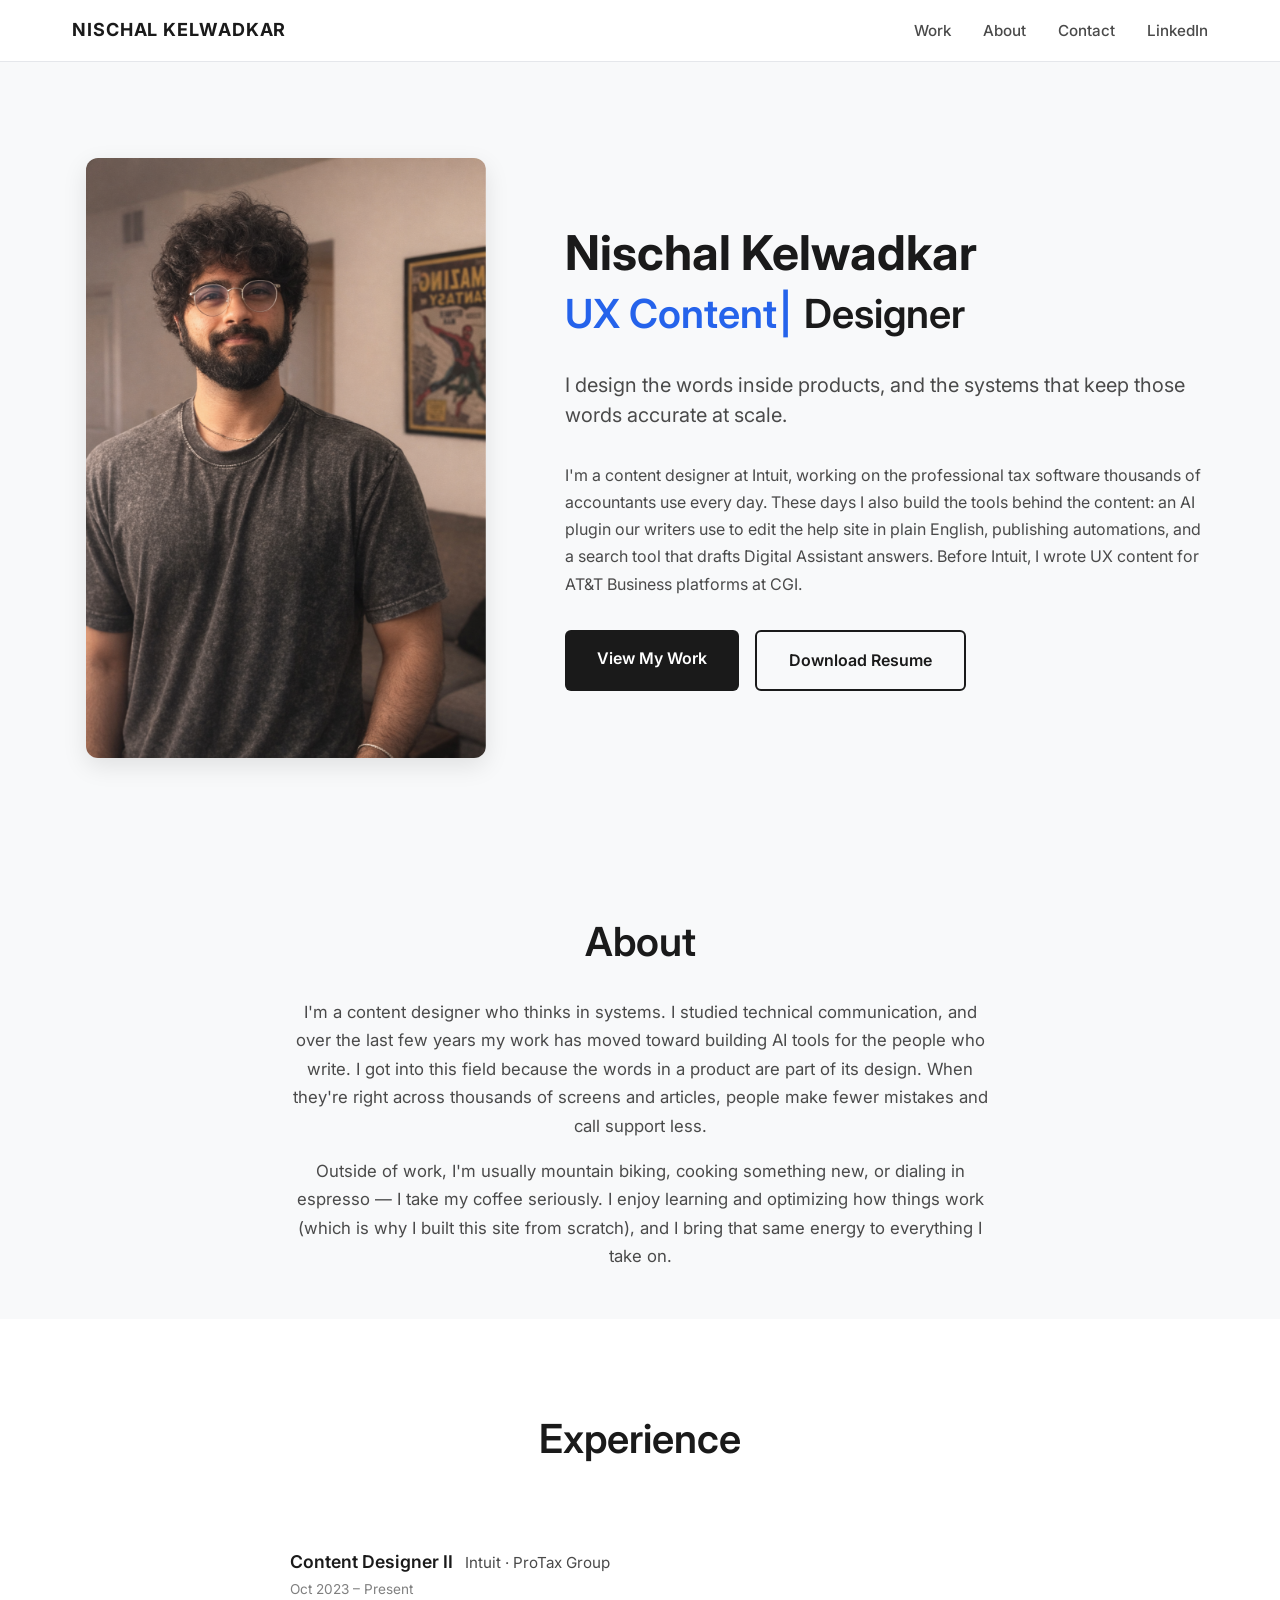
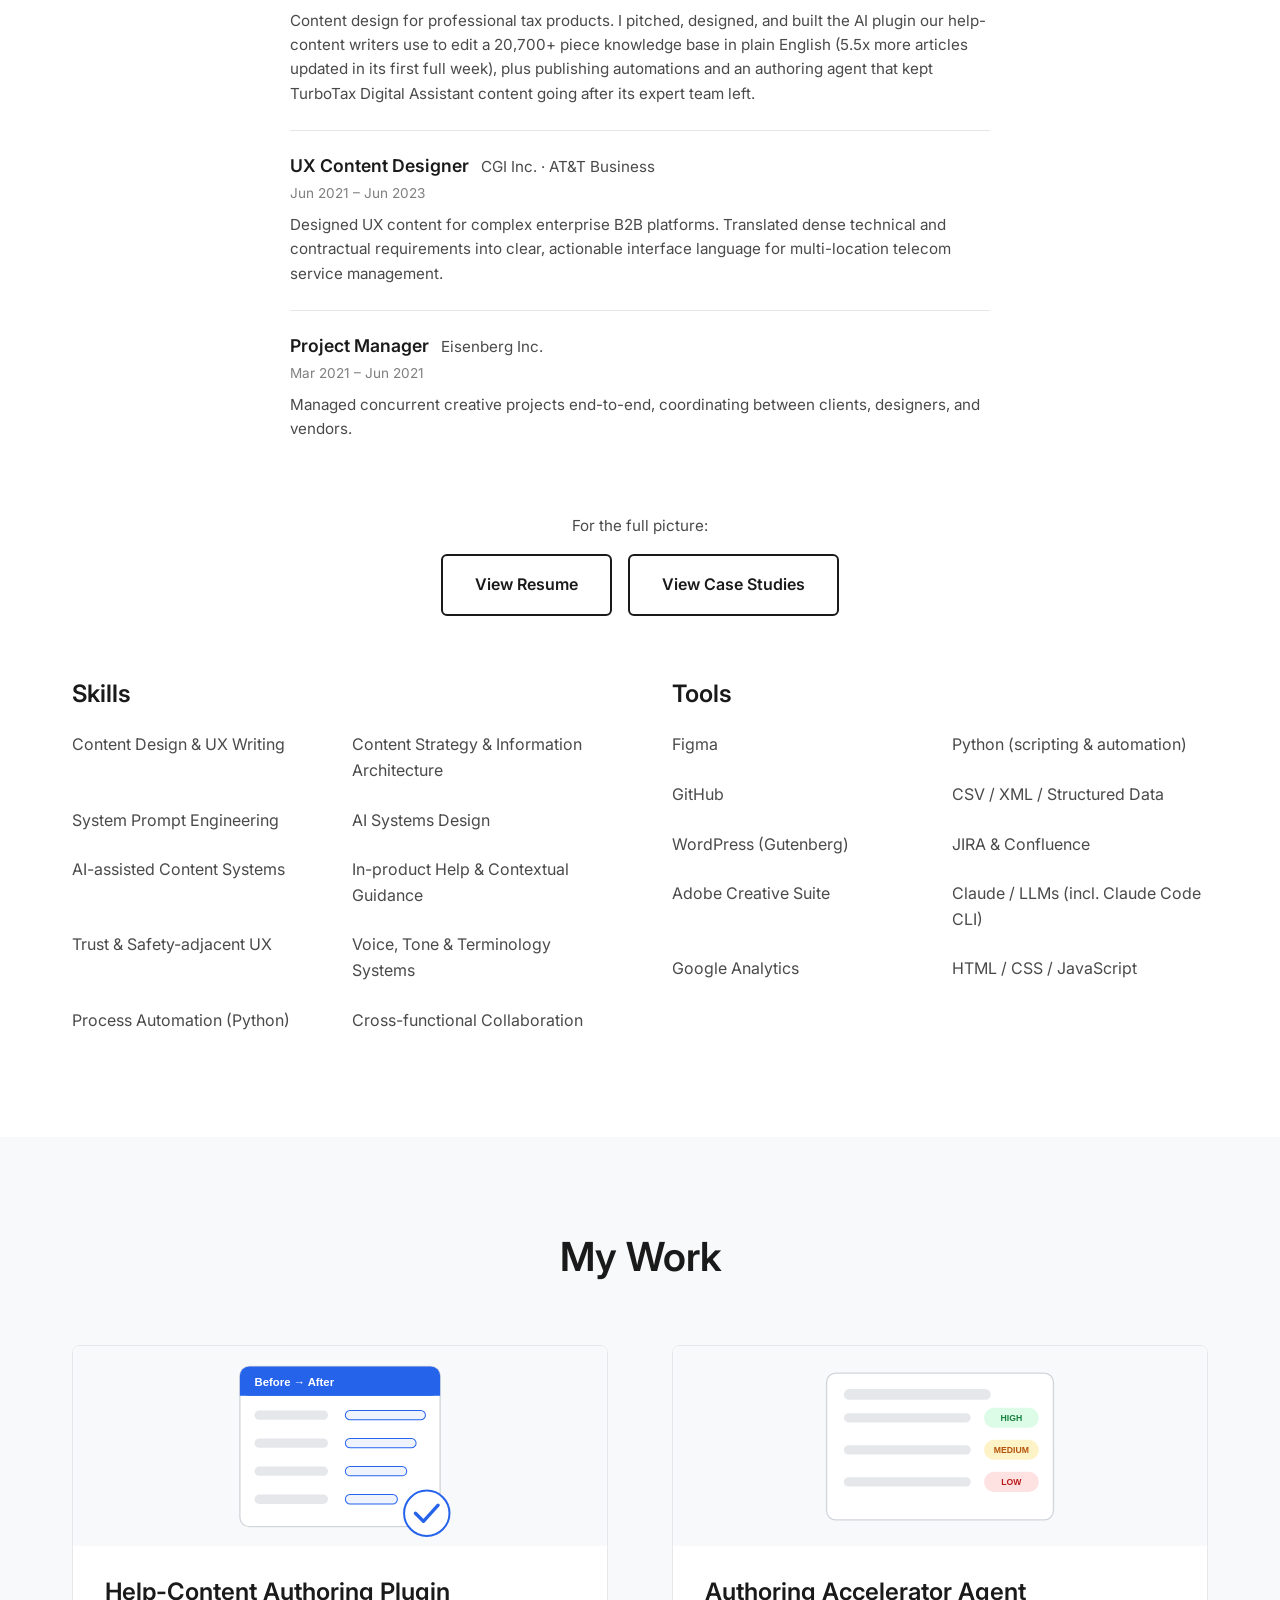
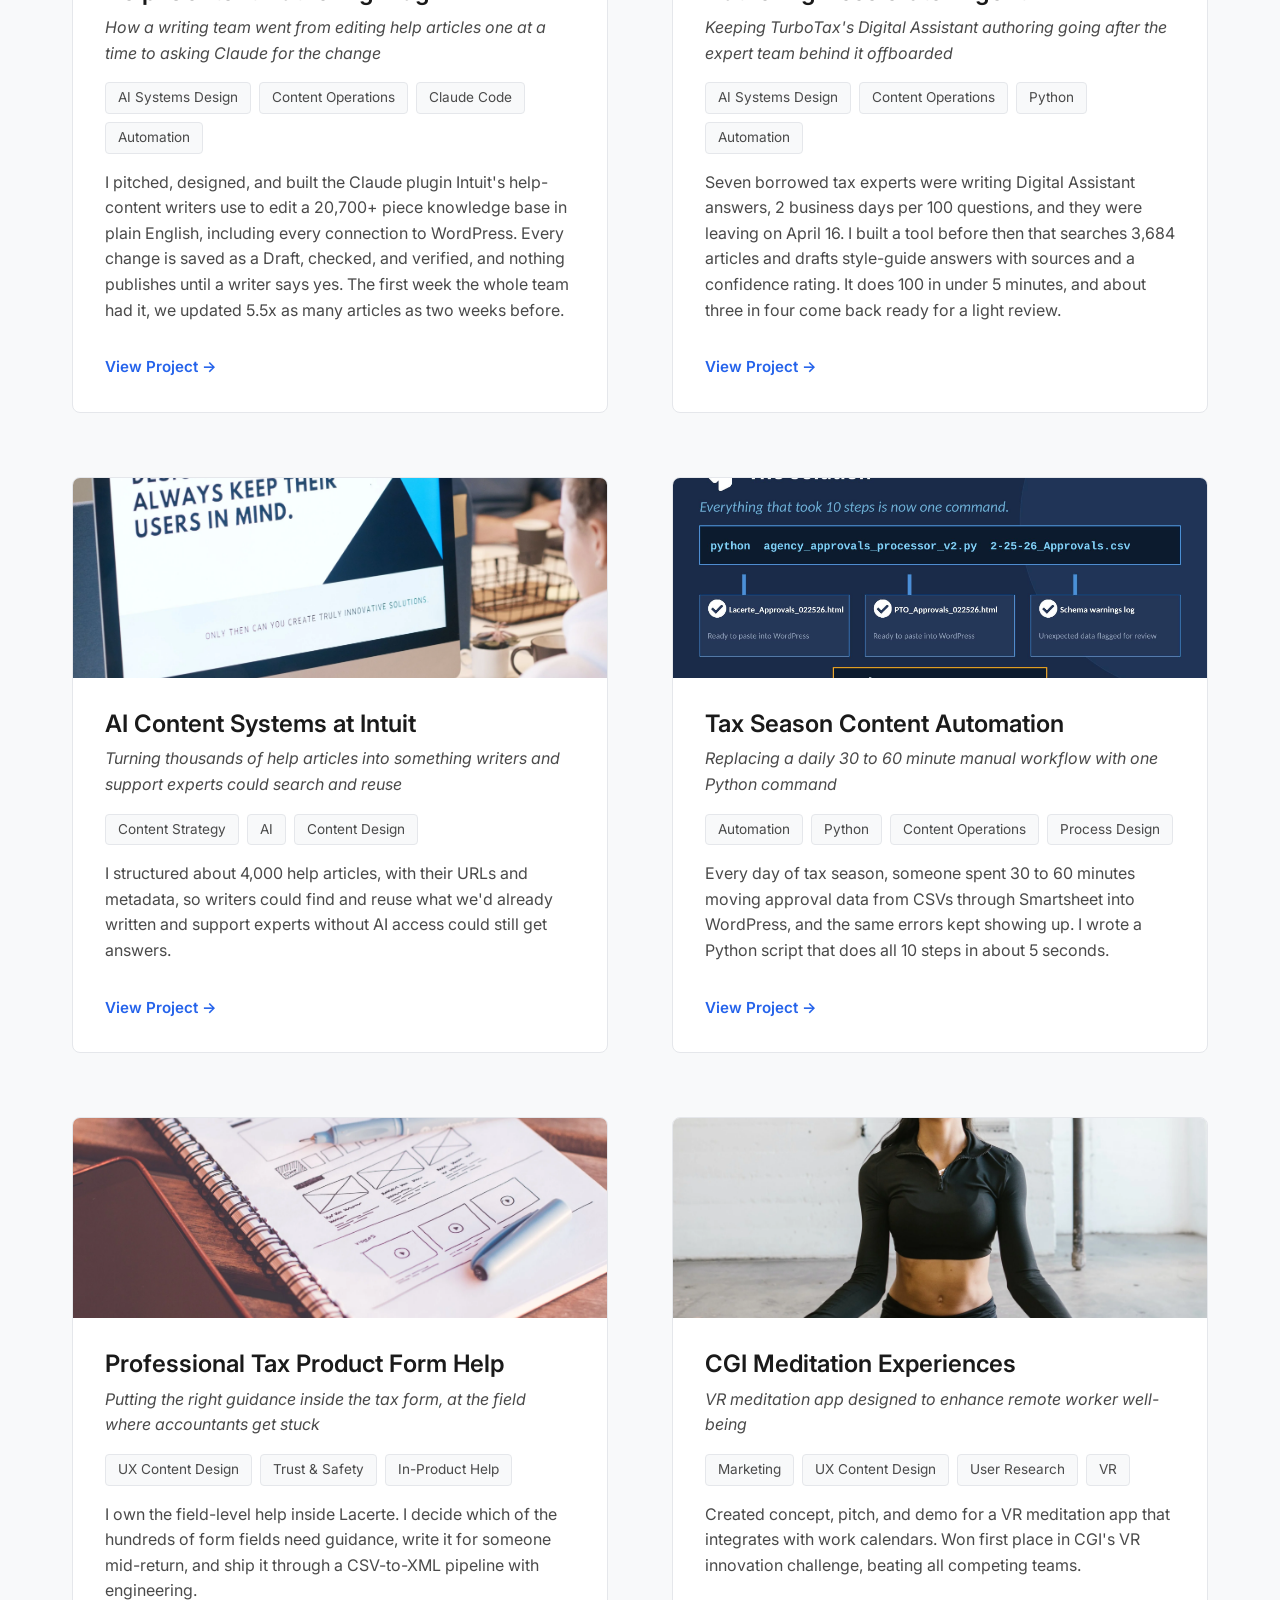
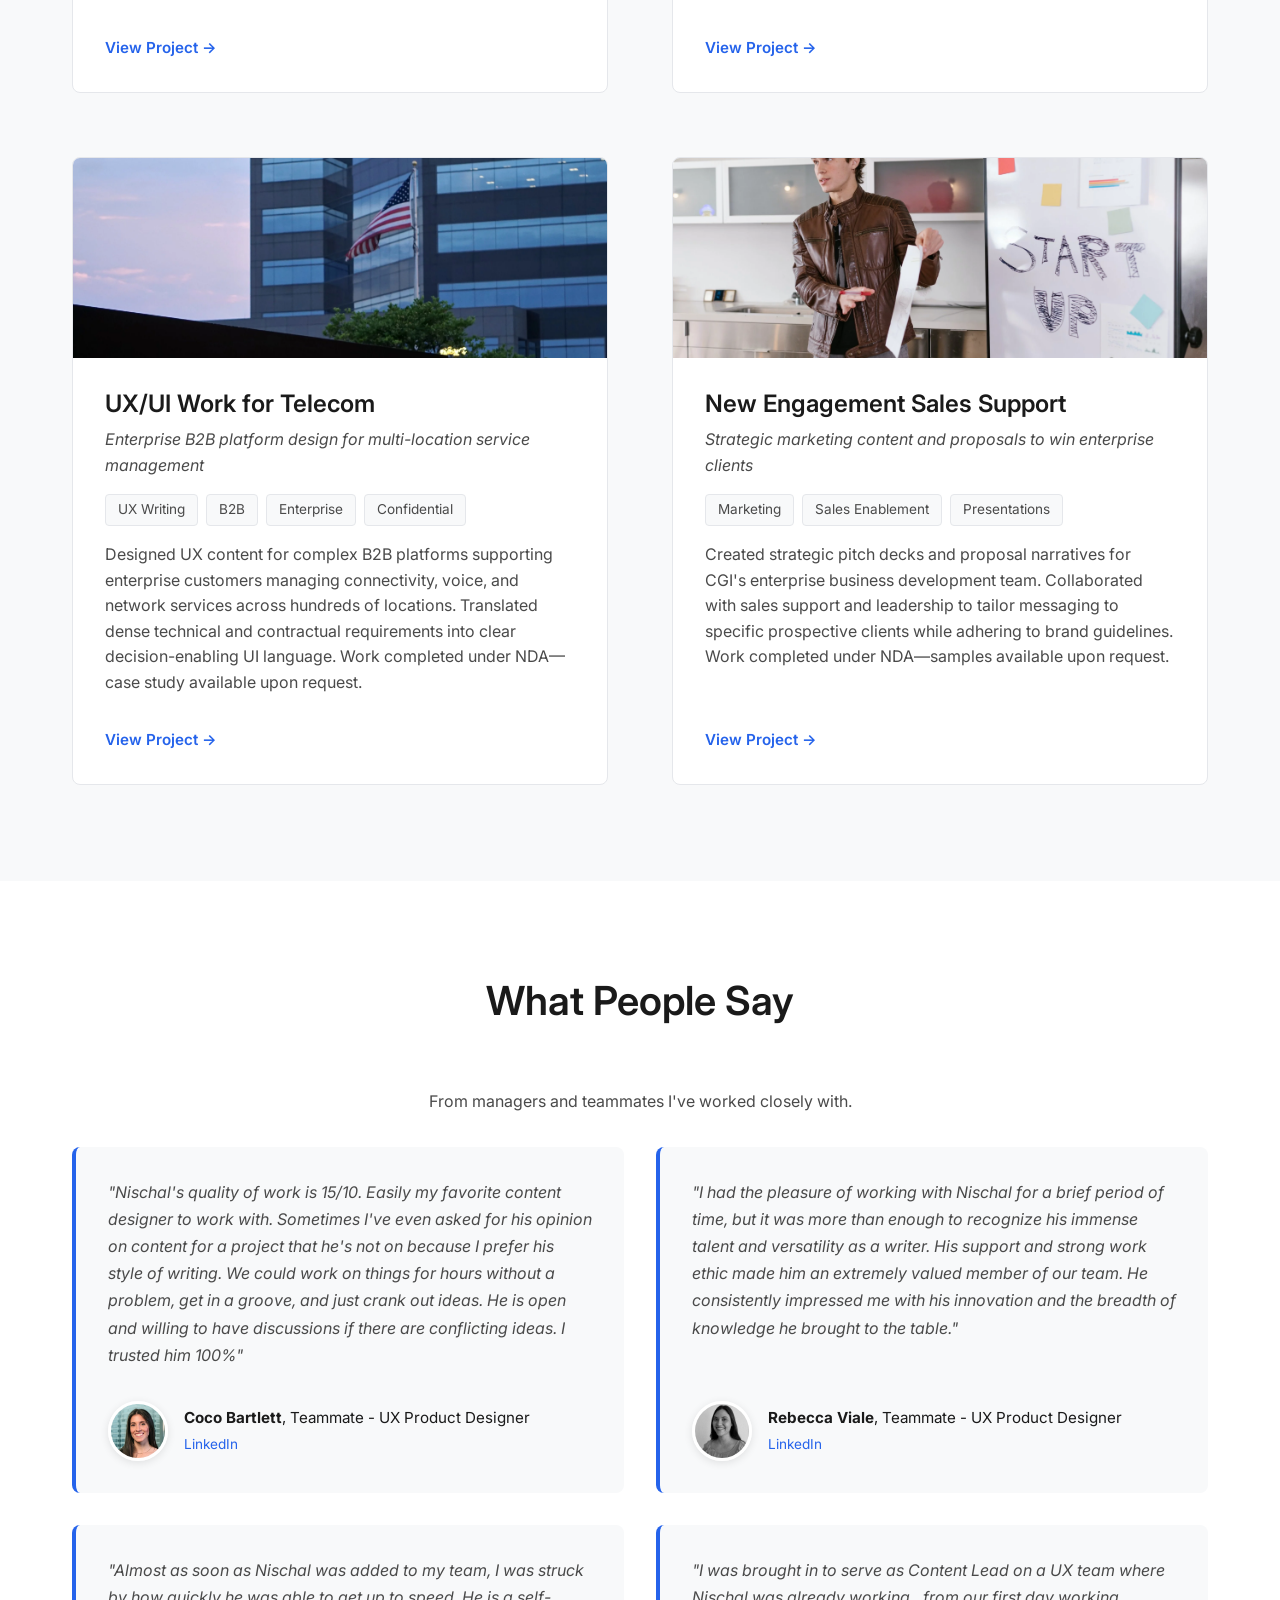
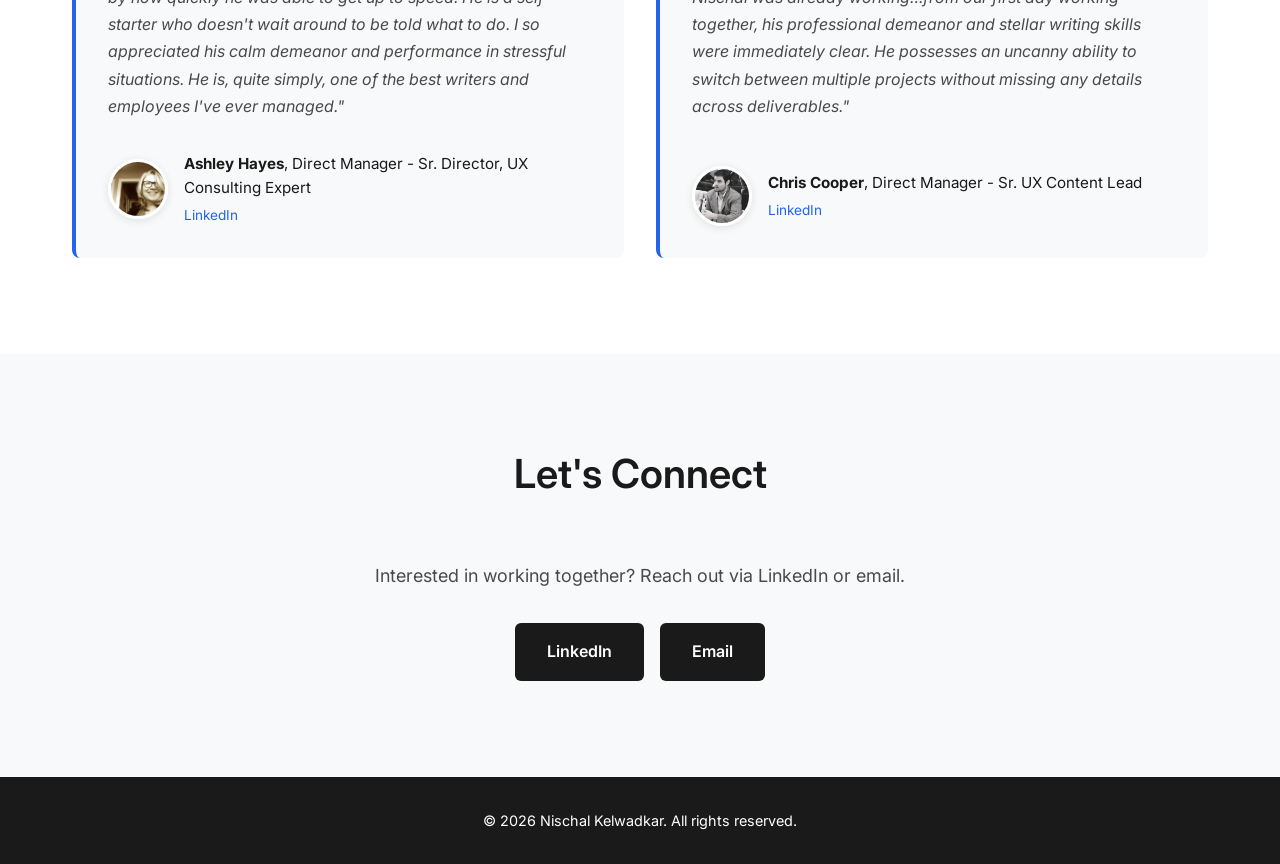
<file: index.html>
<!DOCTYPE html>
<html lang="en">
<head>
    <meta charset="UTF-8">
    <meta name="viewport" content="width=device-width, initial-scale=1.0">
    <meta name="description" content="Nischal Kelwadkar - UX Content Designer specializing in content systems, in-product help, and AI-assisted workflows.">
    <meta property="og:title" content="Nischal Kelwadkar - UX Content Designer">
    <meta property="og:description" content="I design the words inside products, and the systems that keep those words accurate at scale.">
    <meta property="og:type" content="website">
    <meta property="og:url" content="https://www.nischalkelwadkar.com">
    <meta name="twitter:card" content="summary">
    <meta name="twitter:title" content="Nischal Kelwadkar - UX Content Designer">
    <meta name="twitter:description" content="UX Content Designer specializing in content systems, AI-assisted workflows, and in-product help.">
    <title>Nischal Kelwadkar - UX Content Designer</title>
    <link rel="stylesheet" href="css/style.css">
    <link rel="preconnect" href="https://fonts.googleapis.com">
    <link rel="preconnect" href="https://fonts.gstatic.com" crossorigin>
    <link href="https://fonts.googleapis.com/css2?family=Inter:wght@300;400;500;600;700&display=swap" rel="stylesheet">
</head>
<body>
    <!-- Header/Nav -->
    <header class="header">
        <div class="container">
            <nav class="nav">
                <a href="/" class="logo">NISCHAL KELWADKAR</a>
                <ul class="nav-links">
                    <li><a href="#work">Work</a></li>
                    <li><a href="#about">About</a></li>
                    <li><a href="#contact">Contact</a></li>
                    <li><a href="https://www.linkedin.com/in/nischal-kelwadkar-384573167/" target="_blank" rel="noopener">LinkedIn</a></li>
                </ul>
            </nav>
        </div>
    </header>

    <!-- Hero Section -->
    <section class="hero">
        <div class="container">
            <div class="hero-wrapper">
                <div class="hero-image">
                    <img src="images/MePic.webp" alt="Nischal Kelwadkar" />
                </div>
                <div class="hero-content">
                    <h1 class="hero-name">Nischal Kelwadkar</h1>
                    <h2 class="hero-title">
                        <span class="title-rotating"></span>
                        <span class="title-static">Designer</span>
                    </h2>
                    <p class="hero-subtitle">I design the words inside products, and the systems that keep those words accurate at scale.</p>
                    <p class="hero-description">
                        I'm a content designer at Intuit, working on the professional tax software thousands of accountants use every day. These days I also build the tools behind the content: an AI plugin our writers use to edit the help site in plain English, publishing automations, and a search tool that drafts Digital Assistant answers. Before Intuit, I wrote UX content for AT&amp;T Business platforms at CGI.
                    </p>
                    <div class="hero-actions">
                        <a href="#work" class="cta-button">View My Work</a>
                        <a href="Nischal_Resume_2026.pdf" download class="cta-button secondary">Download Resume</a>
                    </div>
                </div>
            </div>
        </div>
    </section>

    <!-- About Intro Section -->
    <section id="about" class="about-intro-section">
        <div class="container">
            <h2 class="section-title">About</h2>
            <div class="about-intro">
                <p>I'm a content designer who thinks in systems. I studied technical communication, and over the last few years my work has moved toward building AI tools for the people who write. I got into this field because the words in a product are part of its design. When they're right across thousands of screens and articles, people make fewer mistakes and call support less.</p>
                <p>Outside of work, I'm usually mountain biking, cooking something new, or dialing in espresso — I take my coffee seriously. I enjoy learning and optimizing how things work (which is why I built this site from scratch), and I bring that same energy to everything I take on.</p>
            </div>
        </div>
    </section>

    <!-- Experience & Skills Section -->
    <section class="experience-section">
        <div class="container">
            <h2 class="section-title">Experience</h2>
            <div class="experience-timeline">
                <div class="timeline-item">
                    <div class="timeline-role">
                        <h3>Content Designer II</h3>
                        <p class="company">Intuit · ProTax Group</p>
                    </div>
                    <p class="timeline-dates">Oct 2023 – Present</p>
                    <p class="timeline-summary">Content design for professional tax products. I pitched, designed, and built the AI plugin our help-content writers use to edit a 20,700+ piece knowledge base in plain English (5.5x more articles updated in its first full week), plus publishing automations and an authoring agent that kept TurboTax Digital Assistant content going after its expert team left.</p>
                </div>
                <div class="timeline-item">
                    <div class="timeline-role">
                        <h3>UX Content Designer</h3>
                        <p class="company">CGI Inc. · AT&T Business</p>
                    </div>
                    <p class="timeline-dates">Jun 2021 – Jun 2023</p>
                    <p class="timeline-summary">Designed UX content for complex enterprise B2B platforms. Translated dense technical and contractual requirements into clear, actionable interface language for multi-location telecom service management.</p>
                </div>
                <div class="timeline-item">
                    <div class="timeline-role">
                        <h3>Project Manager</h3>
                        <p class="company">Eisenberg Inc.</p>
                    </div>
                    <p class="timeline-dates">Mar 2021 – Jun 2021</p>
                    <p class="timeline-summary">Managed concurrent creative projects end-to-end, coordinating between clients, designers, and vendors.</p>
                </div>
            </div>
            <div class="about-cta">
                <p>For the full picture:</p>
                <div class="about-cta-buttons">
                    <a href="resume.html" class="cta-button secondary">View Resume</a>
                    <a href="#work" class="cta-button secondary">View Case Studies</a>
                </div>
            </div>
            <div class="skills-tools">
                <div class="skills-column">
                    <h3>Skills</h3>
                    <ul class="skill-list">
                        <li><a href="projects/lacerte-forms-help.html#content-design-strategy" class="skill-link">Content Design & UX Writing</a></li>
                        <li><a href="projects/ai-content-systems.html#content-capture" class="skill-link">Content Strategy & Information Architecture</a></li>
                        <li><a href="projects/triple-a.html#system-prompt" class="skill-link">System Prompt Engineering</a></li>
                        <li><a href="projects/triple-a.html#architecture" class="skill-link">AI Systems Design</a></li>
                        <li><a href="projects/ai-content-systems.html#ai-authoring" class="skill-link">AI-assisted Content Systems</a></li>
                        <li><a href="projects/lacerte-forms-help.html#writing-in-product" class="skill-link">In-product Help & Contextual Guidance</a></li>
                        <li><a href="projects/lacerte-forms-help.html#trust-safety" class="skill-link">Trust & Safety-adjacent UX</a></li>
                        <li><a href="projects/lacerte-forms-help.html#terminology" class="skill-link">Voice, Tone & Terminology Systems</a></li>
                        <li><a href="projects/tax-season-automation.html#python-solution" class="skill-link">Process Automation (Python)</a></li>
                        <li><a href="projects/lacerte-forms-help.html#cross-functional" class="skill-link">Cross-functional Collaboration</a></li>
                    </ul>
                </div>
                <div class="skills-column">
                    <h3>Tools</h3>
                    <ul class="skill-list">
                        <li><a href="projects/cgi-meditation.html#wireframes" class="skill-link">Figma</a></li>
                        <li><a href="projects/tax-season-automation.html#python-solution" class="skill-link">Python (scripting & automation)</a></li>
                        <li><a href="projects/tax-season-automation.html#impact" class="skill-link">GitHub</a></li>
                        <li><a href="projects/lacerte-forms-help.html#technical-implementation" class="skill-link">CSV / XML / Structured Data</a></li>
                        <li><a href="projects/tax-season-automation.html#wordpress-publishing" class="skill-link">WordPress (Gutenberg)</a></li>
                        <li><a href="projects/lacerte-forms-help.html#identifying-high-risk" class="skill-link">JIRA & Confluence</a></li>
                        <li><a href="projects/cgi-meditation.html#selling-product" class="skill-link">Adobe Creative Suite</a></li>
                        <li><a href="projects/triple-a.html#architecture" class="skill-link">Claude / LLMs (incl. Claude Code CLI)</a></li>
                        <li><a href="projects/lacerte-forms-help.html#deep-linking" class="skill-link">Google Analytics</a></li>
                        <li><a href="projects/lacerte-forms-help.html#build-release" class="skill-link">HTML / CSS / JavaScript</a></li>
                    </ul>
                </div>
            </div>
        </div>
    </section>

    <!-- Projects Section -->
    <section id="work" class="projects">
        <div class="container">
            <h2 class="section-title">My Work</h2>
            <div id="projects-grid" class="projects-grid">
                <!-- Projects will be dynamically loaded here -->
            </div>
        </div>
    </section>

    <!-- Testimonials Section -->
    <section class="testimonials">
        <div class="container">
            <h2 class="section-title">What People Say</h2>
            <p class="section-subtitle" style="text-align: center; color: var(--color-secondary); margin-bottom: 2rem; max-width: 600px; margin-left: auto; margin-right: auto;">From managers and teammates I've worked closely with.</p>
            <div class="testimonials-grid">
                <div class="testimonial">
                    <p class="quote">"Nischal's quality of work is 15/10. Easily my favorite content designer to work with. 
                    Sometimes I've even asked for his opinion on content for a project that he's not on because I prefer his 
                    style of writing. We could work on things for hours without a problem, get in a groove, and just crank out 
                    ideas. He is open and willing to have discussions if there are conflicting ideas. I trusted him 100%"</p>
                    <div class="testimonial-footer">
                        <img src="images/coco.webp" alt="Coco Bartlett" class="testimonial-photo" />
                        <div class="testimonial-author-info">
                            <p class="author"><strong>Coco Bartlett</strong>, Teammate - UX Product Designer</p>
                            <a href="https://www.linkedin.com/in/cocobartlett/" target="_blank" rel="noopener">LinkedIn</a>
                        </div>
                    </div>
                </div>

                <div class="testimonial">
                    <p class="quote">"I had the pleasure of working with Nischal for a brief period of time, but it was more 
                    than enough to recognize his immense talent and versatility as a writer. His support and strong work ethic 
                    made him an extremely valued member of our team. He consistently impressed me with his innovation and the 
                    breadth of knowledge he brought to the table."</p>
                    <div class="testimonial-footer">
                        <img src="images/Rebecca.webp" alt="Rebecca Viale" class="testimonial-photo" />
                        <div class="testimonial-author-info">
                            <p class="author"><strong>Rebecca Viale</strong>, Teammate - UX Product Designer</p>
                            <a href="https://www.linkedin.com/in/bexviale/" target="_blank" rel="noopener">LinkedIn</a>
                        </div>
                    </div>
                </div>

                <div class="testimonial">
                    <p class="quote">"Almost as soon as Nischal was added to my team, I was struck by how quickly he was able 
                    to get up to speed. He is a self-starter who doesn't wait around to be told what to do. I so appreciated 
                    his calm demeanor and performance in stressful situations. He is, quite simply, one of the best writers and 
                    employees I've ever managed."</p>
                    <div class="testimonial-footer">
                        <img src="images/Ashley.webp" alt="Ashley Hayes" class="testimonial-photo" />
                        <div class="testimonial-author-info">
                            <p class="author"><strong>Ashley Hayes</strong>, Direct Manager - Sr. Director, UX Consulting Expert</p>
                            <a href="https://www.linkedin.com/in/ashley-e-hayes/" target="_blank" rel="noopener">LinkedIn</a>
                        </div>
                    </div>
                </div>

                <div class="testimonial">
                    <p class="quote">"I was brought in to serve as Content Lead on a UX team where Nischal was already 
                    working…from our first day working together, his professional demeanor and stellar writing skills were 
                    immediately clear. He possesses an uncanny ability to switch between multiple projects without missing any 
                    details across deliverables."</p>
                    <div class="testimonial-footer">
                        <img src="images/Chris.webp" alt="Chris Cooper" class="testimonial-photo" />
                        <div class="testimonial-author-info">
                            <p class="author"><strong>Chris Cooper</strong>, Direct Manager - Sr. UX Content Lead</p>
                            <a href="https://www.linkedin.com/in/chriscooperatl/" target="_blank" rel="noopener">LinkedIn</a>
                        </div>
                    </div>
                </div>
            </div>
        </div>
    </section>

    <!-- Contact Section -->
    <section id="contact" class="contact">
        <div class="container">
            <h2 class="section-title">Let's Connect</h2>
            <p class="contact-text">Interested in working together? Reach out via LinkedIn or email.</p>
            <div class="contact-links">
                <a href="https://www.linkedin.com/in/nischal-kelwadkar-384573167/" target="_blank" rel="noopener" class="contact-button">LinkedIn</a>
                <a href="mailto:nischalnck@gmail.com" class="contact-button">Email</a>
            </div>
        </div>
    </section>

    <!-- Footer -->
    <footer class="footer">
        <div class="container">
            <p>&copy; 2026 Nischal Kelwadkar. All rights reserved.</p>
        </div>
    </footer>

    <script src="js/main.js"></script>
</body>
</html>
</file>
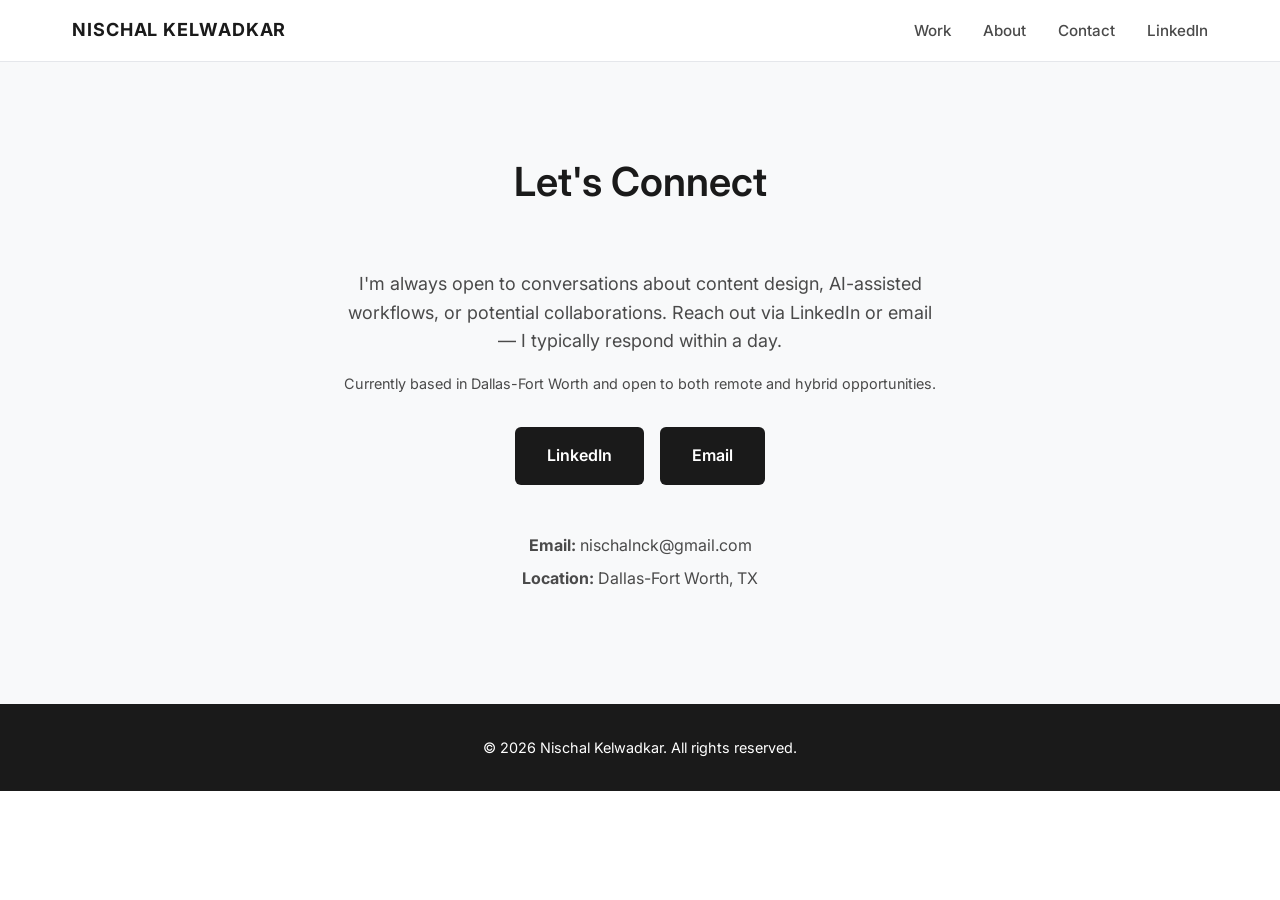
<file: contact.html>
<!DOCTYPE html>
<html lang="en">
<head>
    <meta charset="UTF-8">
    <meta name="viewport" content="width=device-width, initial-scale=1.0">
    <meta name="description" content="Get in touch with Nischal Kelwadkar - UX Content Designer">
    <title>Contact - Nischal Kelwadkar</title>
    <link rel="stylesheet" href="css/style.css">
    <link rel="preconnect" href="https://fonts.googleapis.com">
    <link rel="preconnect" href="https://fonts.gstatic.com" crossorigin>
    <link href="https://fonts.googleapis.com/css2?family=Inter:wght@300;400;500;600;700&display=swap" rel="stylesheet">
</head>
<body>
    <!-- Header/Nav -->
    <header class="header">
        <div class="container">
            <nav class="nav">
                <a href="/" class="logo">NISCHAL KELWADKAR</a>
                <ul class="nav-links">
                    <li><a href="index.html#work">Work</a></li>
                    <li><a href="index.html#about">About</a></li>
                    <li><a href="contact.html">Contact</a></li>
                    <li><a href="https://www.linkedin.com/in/nischal-kelwadkar-384573167/" target="_blank" rel="noopener">LinkedIn</a></li>
                </ul>
            </nav>
        </div>
    </header>

    <!-- Contact Section -->
    <section class="contact" style="min-height: 60vh; display: flex; align-items: center;">
        <div class="container">
            <h1 class="section-title">Let's Connect</h1>
            <p class="contact-text" style="max-width: 600px; margin: 0 auto 1rem;">
                I'm always open to conversations about content design, AI-assisted workflows, or potential collaborations. Reach out via LinkedIn or email — I typically respond within a day.
            </p>
            <p class="contact-text" style="max-width: 600px; margin: 0 auto 2rem; font-size: 0.9rem; color: var(--color-secondary);">
                Currently based in Dallas-Fort Worth and open to both remote and hybrid opportunities.
            </p>
            <div class="contact-links">
                <a href="https://www.linkedin.com/in/nischal-kelwadkar-384573167/" target="_blank" rel="noopener" class="contact-button">
                    LinkedIn
                </a>
                <a href="mailto:nischalnck@gmail.com" class="contact-button">
                    Email
                </a>
            </div>

            <div style="margin-top: 3rem; text-align: center;">
                <p style="color: var(--color-secondary); margin-bottom: 0.5rem;">
                    <strong>Email:</strong> nischalnck@gmail.com
                </p>
                <p style="color: var(--color-secondary);">
                    <strong>Location:</strong> Dallas-Fort Worth, TX
                </p>
            </div>
        </div>
    </section>

    <!-- Footer -->
    <footer class="footer">
        <div class="container">
            <p>&copy; 2026 Nischal Kelwadkar. All rights reserved.</p>
        </div>
    </footer>
</body>
</html>
</file>
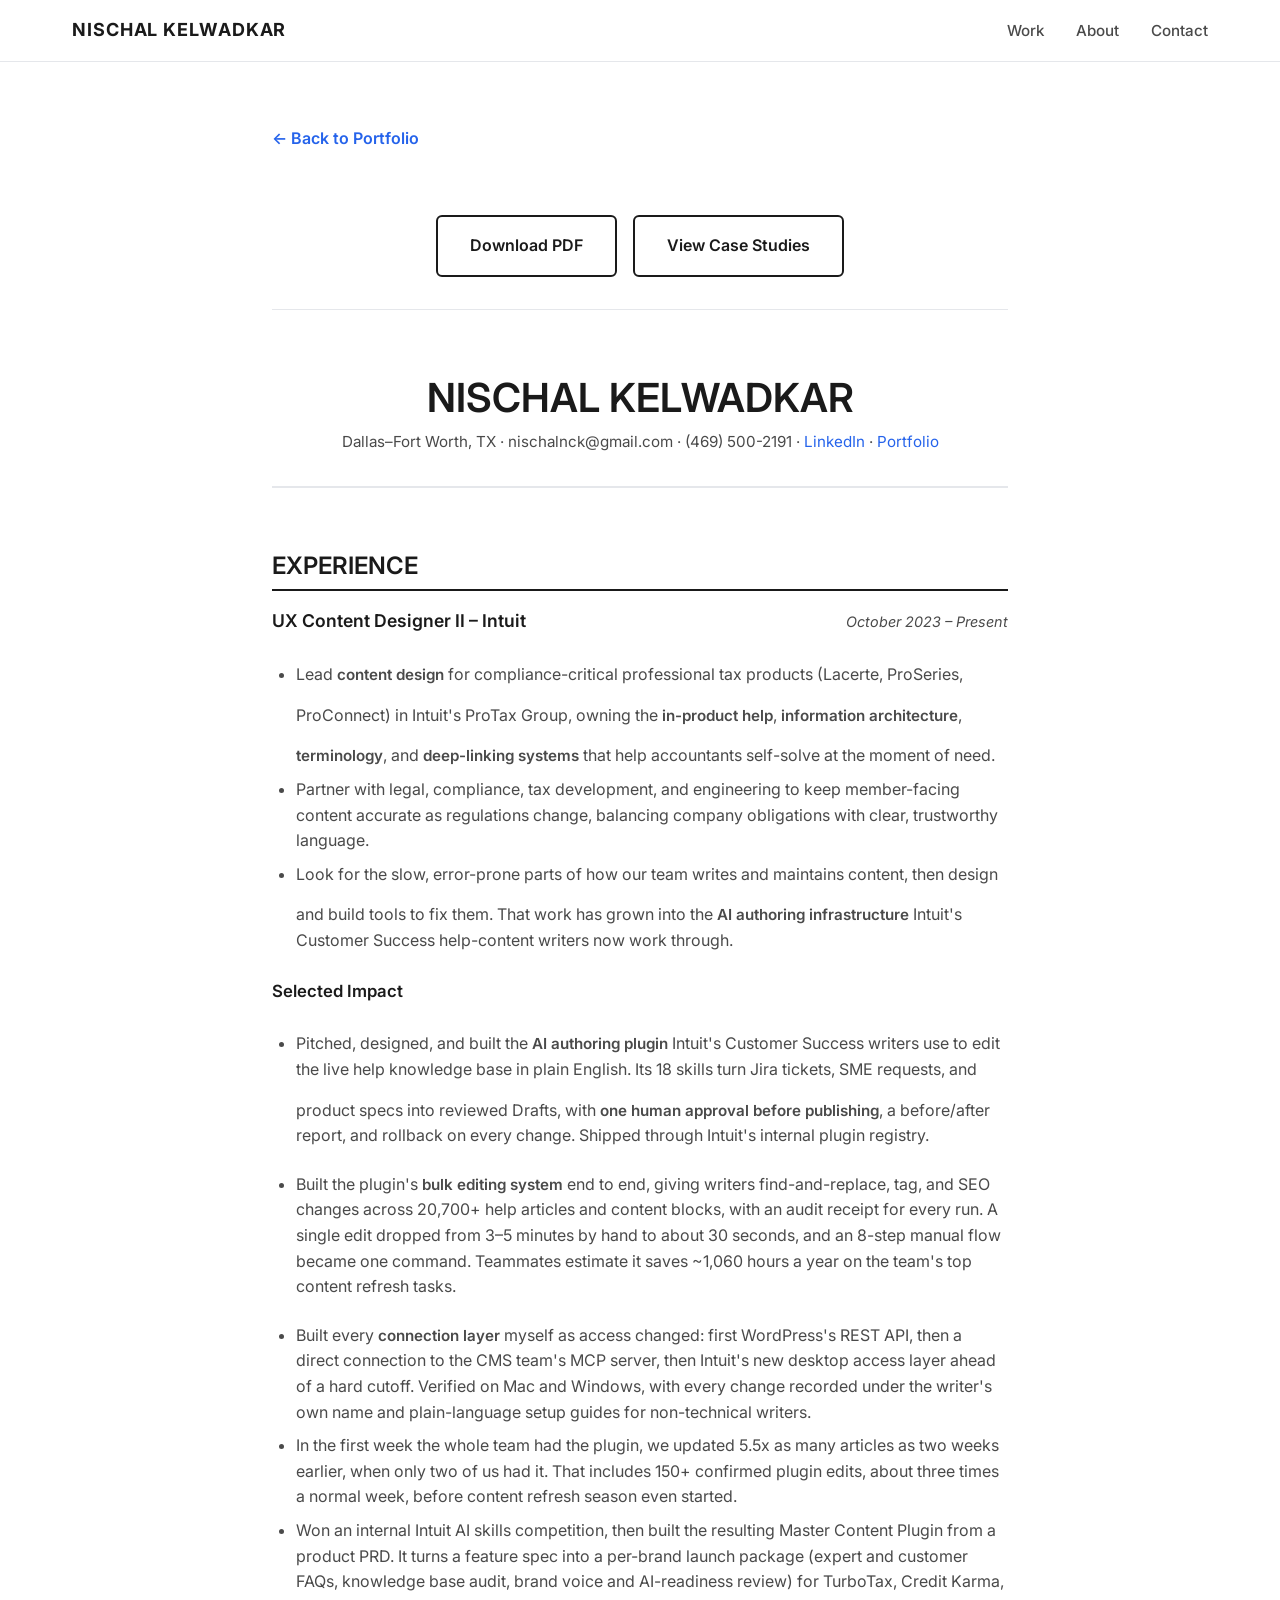
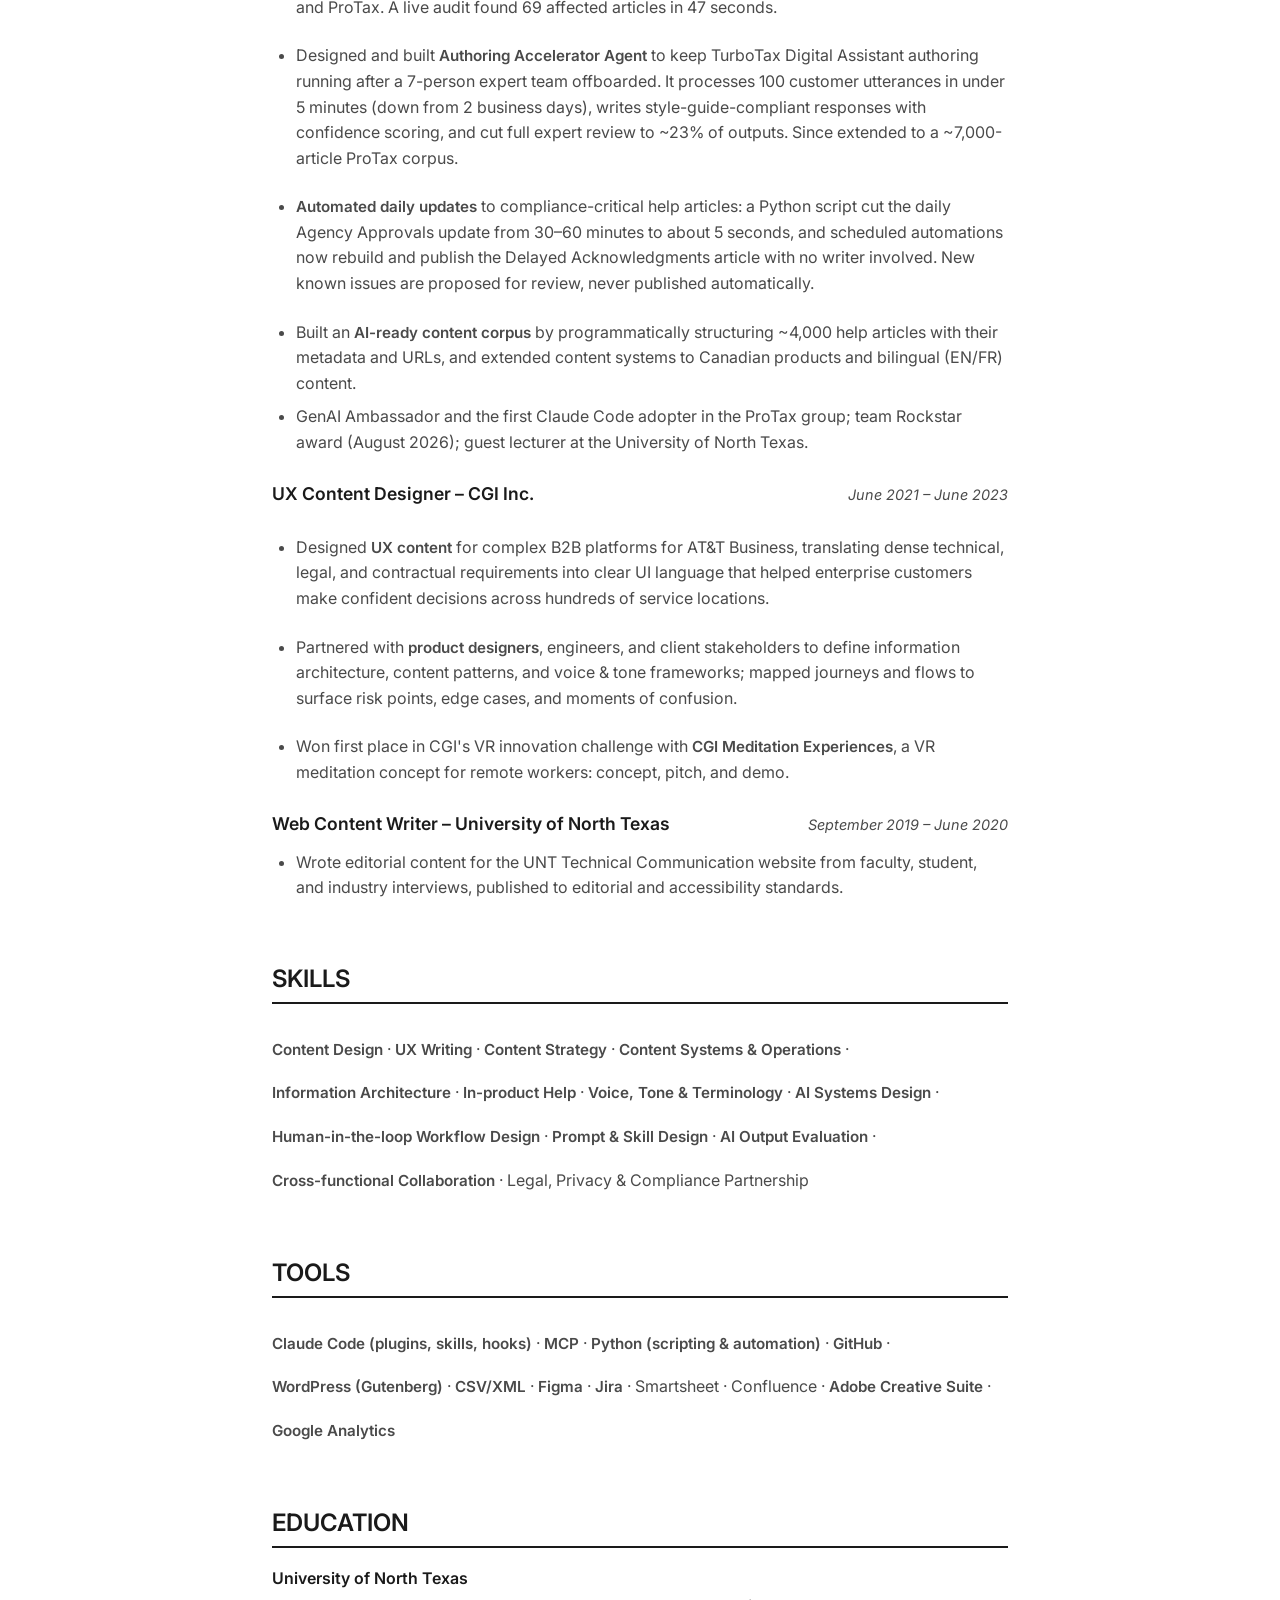
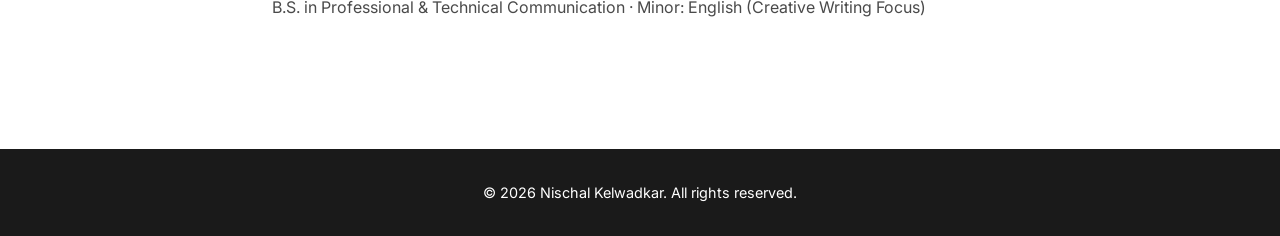
<file: resume.html>
<!DOCTYPE html>
<html lang="en">
<head>
    <meta charset="UTF-8">
    <meta name="viewport" content="width=device-width, initial-scale=1.0">
    <meta name="description" content="Resume - Nischal Kelwadkar, UX Content Designer">
    <title>Resume - Nischal Kelwadkar</title>
    <link rel="stylesheet" href="css/style.css">
    <link rel="preconnect" href="https://fonts.googleapis.com">
    <link rel="preconnect" href="https://fonts.gstatic.com" crossorigin>
    <link href="https://fonts.googleapis.com/css2?family=Inter:wght@300;400;500;600;700&display=swap" rel="stylesheet">
    <style>
        .resume-page {
            max-width: 800px;
            margin: 0 auto;
            padding: var(--spacing-lg) var(--spacing-md);
            background: var(--color-bg);
        }
        
        .resume-header {
            text-align: center;
            margin-bottom: var(--spacing-lg);
            padding-bottom: var(--spacing-md);
            border-bottom: 2px solid var(--color-border);
        }
        
        .resume-header h1 {
            font-size: 2.5rem;
            margin-bottom: 0.5rem;
        }
        
        .resume-contact {
            color: var(--color-secondary);
            font-size: 0.95rem;
        }
        
        .resume-contact a {
            color: var(--color-accent);
        }
        
        .resume-section {
            margin-bottom: var(--spacing-lg);
        }
        
        .resume-section h2 {
            font-size: 1.5rem;
            text-transform: uppercase;
            border-bottom: 2px solid var(--color-primary);
            padding-bottom: 0.5rem;
            margin-bottom: 1rem;
        }
        
        .job-header {
            display: flex;
            justify-content: space-between;
            align-items: baseline;
            margin-bottom: 0.5rem;
            flex-wrap: wrap;
        }
        
        .job-title {
            font-weight: 600;
            font-size: 1.1rem;
        }
        
        .job-dates {
            font-style: italic;
            color: var(--color-secondary);
            font-size: 0.9rem;
        }
        
        .resume-section ul {
            margin: 0.75rem 0 1.5rem 0;
            padding-left: 1.5rem;
        }
        
        .resume-section li {
            margin-bottom: 0.5rem;
            line-height: 1.6;
            color: var(--color-secondary);
        }
        
        .subsection {
            font-weight: 600;
            margin-top: 1rem;
            margin-bottom: 0.5rem;
            font-size: 1.05rem;
        }
        
        .skills-list, .tools-list {
            color: var(--color-secondary);
            line-height: 1.8;
        }
        
        .education {
            line-height: 1.8;
            color: var(--color-secondary);
        }
        
        .education-name {
            font-weight: 600;
            color: var(--color-primary);
        }
        
        /* Deep link hover styles - match Skills/Tools section */
        .project-link {
            color: var(--color-secondary);
            text-decoration: none;
            font-weight: 600;
            transition: color 0.2s ease, transform 0.1s ease;
            display: inline-block;
        }
        
        /* Remove arrow from resume page links */
        .project-link::after {
            content: none !important;
        }
        
        .project-link:hover {
            color: var(--color-primary);
            transform: translateX(4px);
            opacity: 1;
        }
        
        .resume-actions {
            display: flex;
            gap: 1rem;
            justify-content: center;
            margin-bottom: var(--spacing-lg);
            padding: var(--spacing-md) 0;
            border-bottom: 1px solid var(--color-border);
        }
        
        .back-link {
            display: inline-block;
            margin-bottom: var(--spacing-md);
            color: var(--color-accent);
            font-weight: 600;
        }
        
        @media print {
            .header, .footer, .resume-actions, .back-link {
                display: none;
            }
            .print-page-break {
                break-before: page;
            }
            .resume-page {
                max-width: 100%;
                padding: 0;
            }
        }
    </style>
</head>
<body>
    <!-- Header/Nav -->
    <header class="header">
        <div class="container">
            <nav class="nav">
                <a href="index.html" class="logo">NISCHAL KELWADKAR</a>
                <ul class="nav-links">
                    <li><a href="index.html#work">Work</a></li>
                    <li><a href="index.html#about">About</a></li>
                    <li><a href="index.html#contact">Contact</a></li>
                </ul>
            </nav>
        </div>
    </header>

    <div class="resume-page">
        <a href="index.html#about" class="back-link">← Back to Portfolio</a>
        
        <div class="resume-actions">
            <a href="Nischal_Resume_2026.pdf" download class="cta-button secondary">Download PDF</a>
            <a href="index.html#work" class="cta-button secondary">View Case Studies</a>
        </div>

        <div class="resume-header">
            <h1>NISCHAL KELWADKAR</h1>
            <div class="resume-contact">
                Dallas–Fort Worth, TX · nischalnck@gmail.com · (469) 500-2191 · 
                <a href="https://www.linkedin.com/in/nischal-kelwadkar-384573167/" target="_blank" rel="noopener">LinkedIn</a> · 
                <a href="https://www.nischalkelwadkar.com">Portfolio</a>
            </div>
        </div>

        <div class="resume-section">
            <h2>Experience</h2>

            <div class="job-header">
                <span class="job-title">UX Content Designer II – Intuit</span>
                <span class="job-dates">October 2023 – Present</span>
            </div>
            <ul>
                <li>Lead <a href="projects/lacerte-forms-help.html#content-design-strategy" class="project-link">content design</a> for compliance-critical professional tax products (Lacerte, ProSeries, ProConnect) in Intuit's ProTax Group, owning the <a href="projects/lacerte-forms-help.html#writing-in-product" class="project-link">in-product help</a>, <a href="projects/lacerte-forms-help.html#technical-implementation" class="project-link">information architecture</a>, <a href="projects/lacerte-forms-help.html#terminology" class="project-link">terminology</a>, and <a href="projects/lacerte-forms-help.html#deep-linking" class="project-link">deep-linking systems</a> that help accountants self-solve at the moment of need.</li>
                <li>Partner with legal, compliance, tax development, and engineering to keep member-facing content accurate as regulations change, balancing company obligations with clear, trustworthy language.</li>
                <li>Look for the slow, error-prone parts of how our team writes and maintains content, then design and build tools to fix them. That work has grown into the <a href="projects/authoring-plugin.html" class="project-link">AI authoring infrastructure</a> Intuit's Customer Success help-content writers now work through.</li>
            </ul>

            <div class="subsection">Selected Impact</div>
            <ul>
                <li>Pitched, designed, and built the <a href="projects/authoring-plugin.html" class="project-link">AI authoring plugin</a> Intuit's Customer Success writers use to edit the live help knowledge base in plain English. Its 18 skills turn Jira tickets, SME requests, and product specs into reviewed Drafts, with <a href="projects/authoring-plugin.html#safety" class="project-link">one human approval before publishing</a>, a before/after report, and rollback on every change. Shipped through Intuit's internal plugin registry.</li>
                <li>Built the plugin's <a href="projects/authoring-plugin.html#bulk" class="project-link">bulk editing system</a> end to end, giving writers find-and-replace, tag, and SEO changes across 20,700+ help articles and content blocks, with an audit receipt for every run. A single edit dropped from 3–5 minutes by hand to about 30 seconds, and an 8-step manual flow became one command. Teammates estimate it saves ~1,060 hours a year on the team's top content refresh tasks.</li>
                <li>Built every <a href="projects/authoring-plugin.html#timeline" class="project-link">connection layer</a> myself as access changed: first WordPress's REST API, then a direct connection to the CMS team's MCP server, then Intuit's new desktop access layer ahead of a hard cutoff. Verified on Mac and Windows, with every change recorded under the writer's own name and plain-language setup guides for non-technical writers.</li>
                <li>In the first week the whole team had the plugin, we updated 5.5x as many articles as two weeks earlier, when only two of us had it. That includes 150+ confirmed plugin edits, about three times a normal week, before content refresh season even started.</li>
                <li>Won an internal Intuit AI skills competition, then built the resulting Master Content Plugin from a product PRD. It turns a feature spec into a per-brand launch package (expert and customer FAQs, knowledge base audit, brand voice and AI-readiness review) for TurboTax, Credit Karma, and ProTax. A live audit found 69 affected articles in 47 seconds.</li>
                <li>Designed and built <a href="projects/triple-a.html" class="project-link">Authoring Accelerator Agent</a> to keep TurboTax Digital Assistant authoring running after a 7-person expert team offboarded. It processes 100 customer utterances in under 5 minutes (down from 2 business days), writes style-guide-compliant responses with confidence scoring, and cut full expert review to ~23% of outputs. Since extended to a ~7,000-article ProTax corpus.</li>
                <li><a href="projects/tax-season-automation.html#python-solution" class="project-link">Automated daily updates</a> to compliance-critical help articles: a Python script cut the daily Agency Approvals update from 30–60 minutes to about 5 seconds, and scheduled automations now rebuild and publish the Delayed Acknowledgments article with no writer involved. New known issues are proposed for review, never published automatically.</li>
                <li>Built an <a href="projects/ai-content-systems.html#ai-authoring" class="project-link">AI-ready content corpus</a> by programmatically structuring ~4,000 help articles with their metadata and URLs, and extended content systems to Canadian products and bilingual (EN/FR) content.</li>
                <li>GenAI Ambassador and the first Claude Code adopter in the ProTax group; team Rockstar award (August 2026); guest lecturer at the University of North Texas.</li>
            </ul>

            <div class="job-header print-page-break">
                <span class="job-title">UX Content Designer – CGI Inc.</span>
                <span class="job-dates">June 2021 – June 2023</span>
            </div>
            <ul>
                <li>Designed <a href="projects/telecom-ux.html" class="project-link">UX content</a> for complex B2B platforms for AT&T Business, translating dense technical, legal, and contractual requirements into clear UI language that helped enterprise customers make confident decisions across hundreds of service locations.</li>
                <li>Partnered with <a href="projects/cgi-meditation.html#wireframes" class="project-link">product designers</a>, engineers, and client stakeholders to define information architecture, content patterns, and voice & tone frameworks; mapped journeys and flows to surface risk points, edge cases, and moments of confusion.</li>
                <li>Won first place in CGI's VR innovation challenge with <a href="projects/cgi-meditation.html" class="project-link">CGI Meditation Experiences</a>, a VR meditation concept for remote workers: concept, pitch, and demo.</li>
            </ul>

            <div class="job-header">
                <span class="job-title">Web Content Writer – University of North Texas</span>
                <span class="job-dates">September 2019 – June 2020</span>
            </div>
            <ul>
                <li>Wrote editorial content for the UNT Technical Communication website from faculty, student, and industry interviews, published to editorial and accessibility standards.</li>
            </ul>
        </div>

        <div class="resume-section">
            <h2>Skills</h2>
            <p class="skills-list">
                <a href="projects/lacerte-forms-help.html#content-design-strategy" class="project-link">Content Design</a> ·
                <a href="projects/lacerte-forms-help.html#writing-in-product" class="project-link">UX Writing</a> ·
                <a href="projects/ai-content-systems.html#content-capture" class="project-link">Content Strategy</a> ·
                <a href="projects/authoring-plugin.html" class="project-link">Content Systems & Operations</a> ·
                <a href="projects/lacerte-forms-help.html#technical-implementation" class="project-link">Information Architecture</a> ·
                <a href="projects/lacerte-forms-help.html#writing-in-product" class="project-link">In-product Help</a> ·
                <a href="projects/lacerte-forms-help.html#terminology" class="project-link">Voice, Tone & Terminology</a> ·
                <a href="projects/triple-a.html#architecture" class="project-link">AI Systems Design</a> ·
                <a href="projects/authoring-plugin.html#safety" class="project-link">Human-in-the-loop Workflow Design</a> ·
                <a href="projects/triple-a.html#system-prompt" class="project-link">Prompt & Skill Design</a> ·
                <a href="projects/triple-a.html#golden-dataset" class="project-link">AI Output Evaluation</a> ·
                <a href="projects/lacerte-forms-help.html#cross-functional" class="project-link">Cross-functional Collaboration</a> ·
                Legal, Privacy & Compliance Partnership
            </p>
        </div>

        <div class="resume-section">
            <h2>Tools</h2>
            <p class="tools-list">
                <a href="projects/authoring-plugin.html" class="project-link">Claude Code (plugins, skills, hooks)</a> ·
                <a href="projects/authoring-plugin.html#timeline" class="project-link">MCP</a> ·
                <a href="projects/tax-season-automation.html#python-solution" class="project-link">Python (scripting & automation)</a> ·
                <a href="projects/tax-season-automation.html#impact" class="project-link">GitHub</a> ·
                <a href="projects/tax-season-automation.html#wordpress-publishing" class="project-link">WordPress (Gutenberg)</a> ·
                <a href="projects/lacerte-forms-help.html#technical-implementation" class="project-link">CSV/XML</a> ·
                <a href="projects/cgi-meditation.html#wireframes" class="project-link">Figma</a> ·
                <a href="projects/lacerte-forms-help.html#identifying-high-risk" class="project-link">Jira</a> ·
                Smartsheet ·
                Confluence ·
                <a href="projects/cgi-meditation.html#selling-product" class="project-link">Adobe Creative Suite</a> ·
                <a href="projects/lacerte-forms-help.html#deep-linking" class="project-link">Google Analytics</a>
            </p>
        </div>
        <div class="resume-section">
            <h2>Education</h2>
            <div class="education">
                <span class="education-name">University of North Texas</span><br/>
                B.S. in Professional & Technical Communication · Minor: English (Creative Writing Focus)
            </div>
        </div>
    </div>

    <!-- Footer -->
    <footer class="footer">
        <div class="container">
            <p>&copy; 2026 Nischal Kelwadkar. All rights reserved.</p>
        </div>
    </footer>
</body>
</html>
</file>
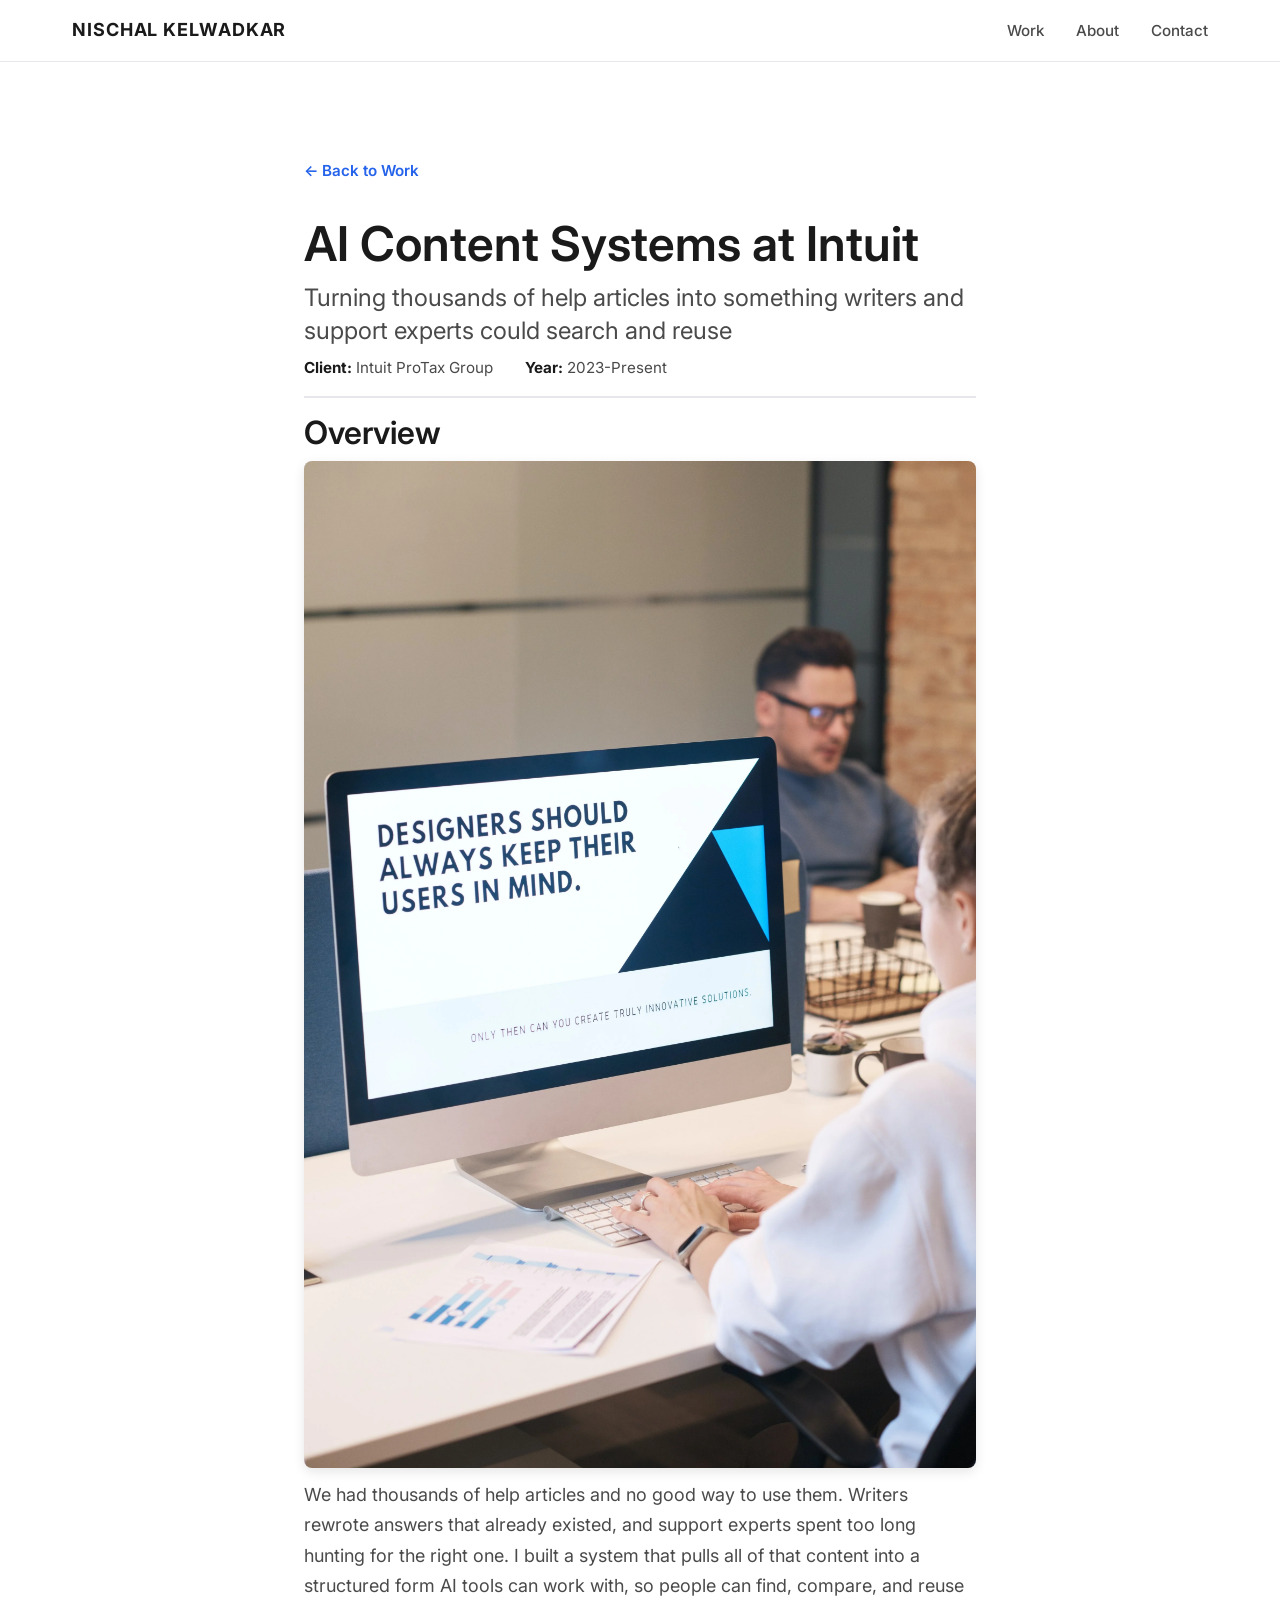
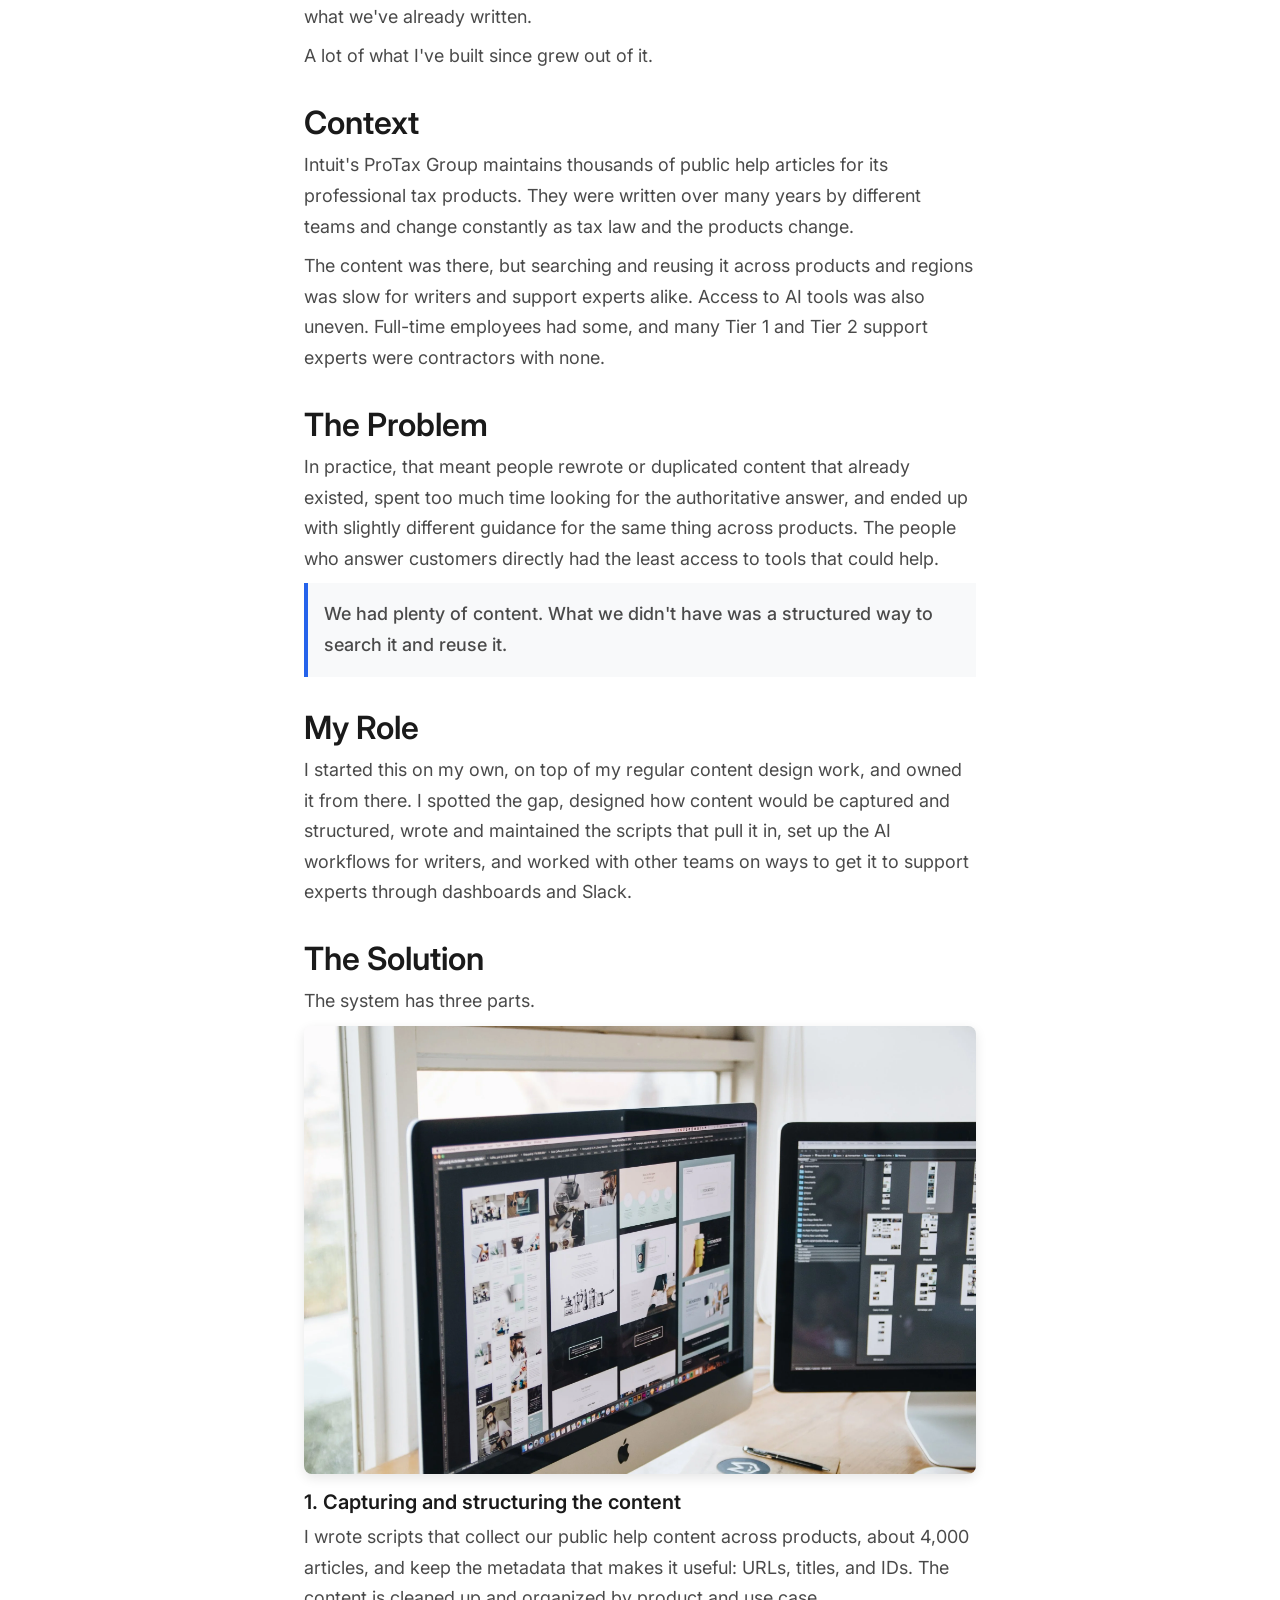
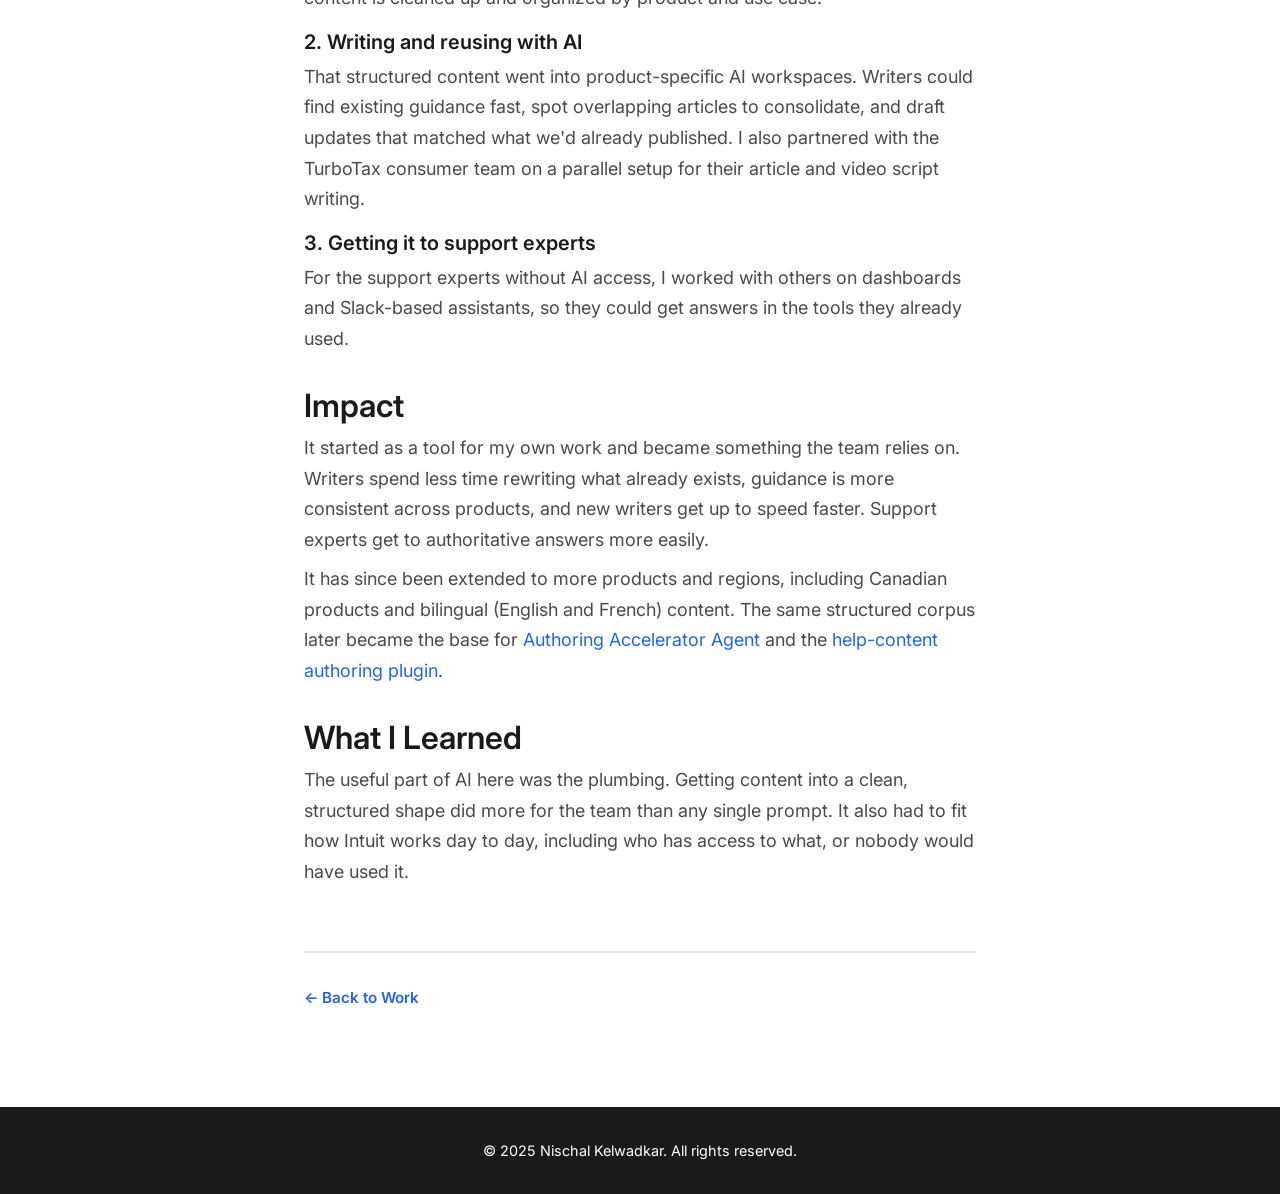
<file: projects/ai-content-systems.html>
<!DOCTYPE html>
<html lang="en">
<head>
    <meta charset="UTF-8">
    <meta name="viewport" content="width=device-width, initial-scale=1.0">
    <meta name="description" content="AI Content Systems at Intuit: structuring thousands of help articles so writers and support experts can search and reuse them">
    <title>AI Content Systems at Intuit - Nischal Kelwadkar</title>
    <link rel="stylesheet" href="../css/style.css">
    <link rel="stylesheet" href="../css/project.css">
    <link rel="preconnect" href="https://fonts.googleapis.com">
    <link rel="preconnect" href="https://fonts.gstatic.com" crossorigin>
    <link href="https://fonts.googleapis.com/css2?family=Inter:wght@300;400;500;600;700&display=swap" rel="stylesheet">
</head>
<body>
    <!-- Header/Nav -->
    <header class="header">
        <div class="container">
            <nav class="nav">
                <a href="../index.html" class="logo">NISCHAL KELWADKAR</a>
                <ul class="nav-links">
                    <li><a href="../index.html#work">Work</a></li>
                    <li><a href="../index.html#about">About</a></li>
                    <li><a href="../index.html#contact">Contact</a></li>
                </ul>
            </nav>
        </div>
    </header>

    <!-- Project Content -->
    <article class="project-page">
        <div class="container">
            <a href="../index.html#work" class="back-link">← Back to Work</a>

            <header class="project-header">
                <h1>AI Content Systems at Intuit</h1>
                <p class="project-subtitle">Turning thousands of help articles into something writers and support experts could search and reuse</p>
                <div class="project-meta">
                    <span class="meta-item"><strong>Client:</strong> Intuit ProTax Group</span>
                    <span class="meta-item"><strong>Year:</strong> 2023-Present</span>
                </div>
            </header>

            <section class="project-section">
                <h2>Overview</h2>
                <div class="project-hero-image">
                    <img src="../images/DesignMac.webp" alt="Design workspace" />
                </div>
                <p>We had thousands of help articles and no good way to use them. Writers rewrote answers that already existed, and support experts spent too long hunting for the right one. I built a system that pulls all of that content into a structured form AI tools can work with, so people can find, compare, and reuse what we've already written.</p>
                <p>A lot of what I've built since grew out of it.</p>
            </section>

            <section class="project-section">
                <h2>Context</h2>
                <p>Intuit's ProTax Group maintains thousands of public help articles for its professional tax products. They were written over many years by different teams and change constantly as tax law and the products change.</p>
                <p>The content was there, but searching and reusing it across products and regions was slow for writers and support experts alike. Access to AI tools was also uneven. Full-time employees had some, and many Tier 1 and Tier 2 support experts were contractors with none.</p>
            </section>

            <section class="project-section">
                <h2>The Problem</h2>
                <p>In practice, that meant people rewrote or duplicated content that already existed, spent too much time looking for the authoritative answer, and ended up with slightly different guidance for the same thing across products. The people who answer customers directly had the least access to tools that could help.</p>
                <p class="highlight">We had plenty of content. What we didn't have was a structured way to search it and reuse it.</p>
            </section>

            <section class="project-section">
                <h2>My Role</h2>
                <p>I started this on my own, on top of my regular content design work, and owned it from there. I spotted the gap, designed how content would be captured and structured, wrote and maintained the scripts that pull it in, set up the AI workflows for writers, and worked with other teams on ways to get it to support experts through dashboards and Slack.</p>
            </section>

            <section class="project-section">
                <h2>The Solution</h2>
                <p>The system has three parts.</p>

                <div class="project-hero-image">
                    <img src="../images/design mac.webp" alt="Content design workspace" />
                </div>

                <h3 id="content-capture">1. Capturing and structuring the content</h3>
                <p>I wrote scripts that collect our public help content across products, about 4,000 articles, and keep the metadata that makes it useful: URLs, titles, and IDs. The content is cleaned up and organized by product and use case.</p>

                <h3 id="ai-authoring">2. Writing and reusing with AI</h3>
                <p>That structured content went into product-specific AI workspaces. Writers could find existing guidance fast, spot overlapping articles to consolidate, and draft updates that matched what we'd already published. I also partnered with the TurboTax consumer team on a parallel setup for their article and video script writing.</p>

                <h3 id="expanded-access">3. Getting it to support experts</h3>
                <p>For the support experts without AI access, I worked with others on dashboards and Slack-based assistants, so they could get answers in the tools they already used.</p>
            </section>

            <section class="project-section">
                <h2>Impact</h2>
                <p>It started as a tool for my own work and became something the team relies on. Writers spend less time rewriting what already exists, guidance is more consistent across products, and new writers get up to speed faster. Support experts get to authoritative answers more easily.</p>
                <p>It has since been extended to more products and regions, including Canadian products and bilingual (English and French) content. The same structured corpus later became the base for <a href="triple-a.html">Authoring Accelerator Agent</a> and the <a href="authoring-plugin.html">help-content authoring plugin</a>.</p>
            </section>

            <section class="project-section">
                <h2>What I Learned</h2>
                <p>The useful part of AI here was the plumbing. Getting content into a clean, structured shape did more for the team than any single prompt. It also had to fit how Intuit works day to day, including who has access to what, or nobody would have used it.</p>
            </section>

            <footer class="project-footer">
                <a href="../index.html#work" class="back-link-bottom">← Back to Work</a>
            </footer>
        </div>
    </article>

    <!-- Footer -->
    <footer class="footer">
        <div class="container">
            <p>&copy; 2025 Nischal Kelwadkar. All rights reserved.</p>
        </div>
    </footer>
</body>
</html>
</file>
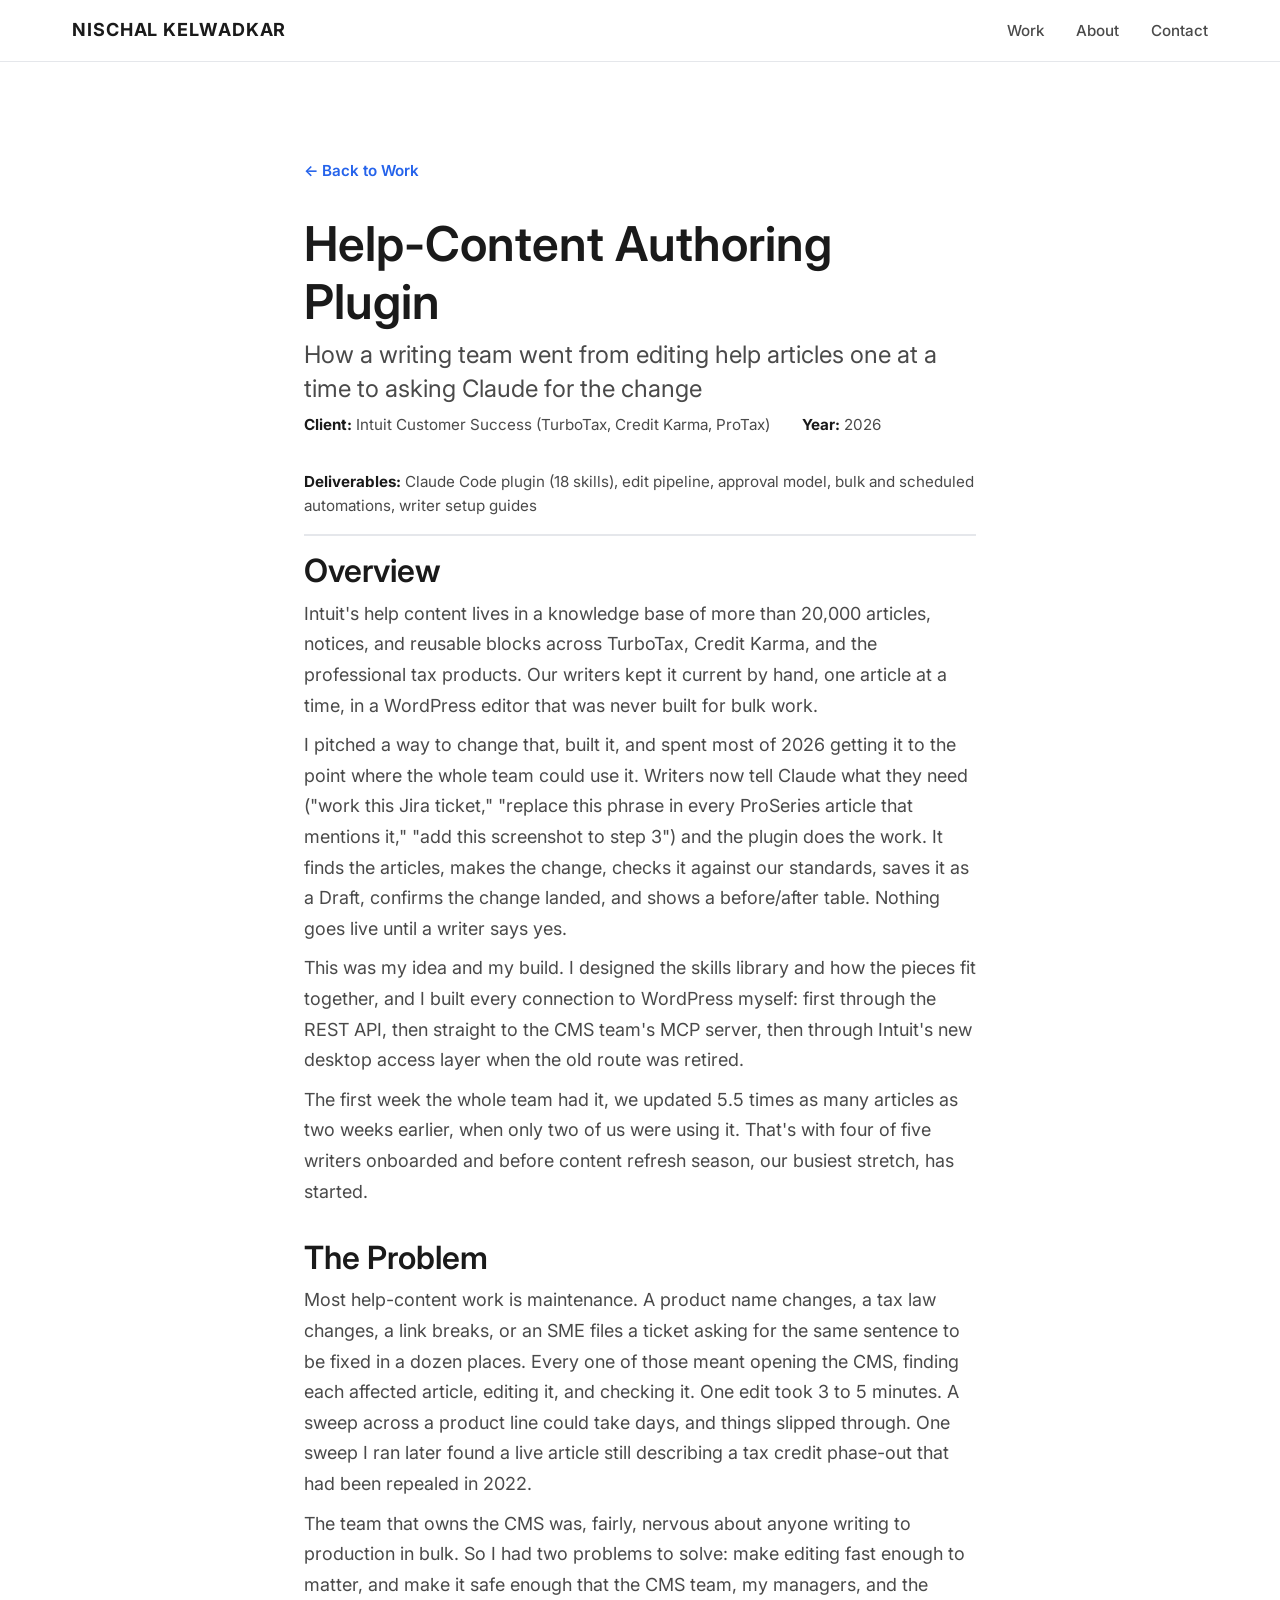
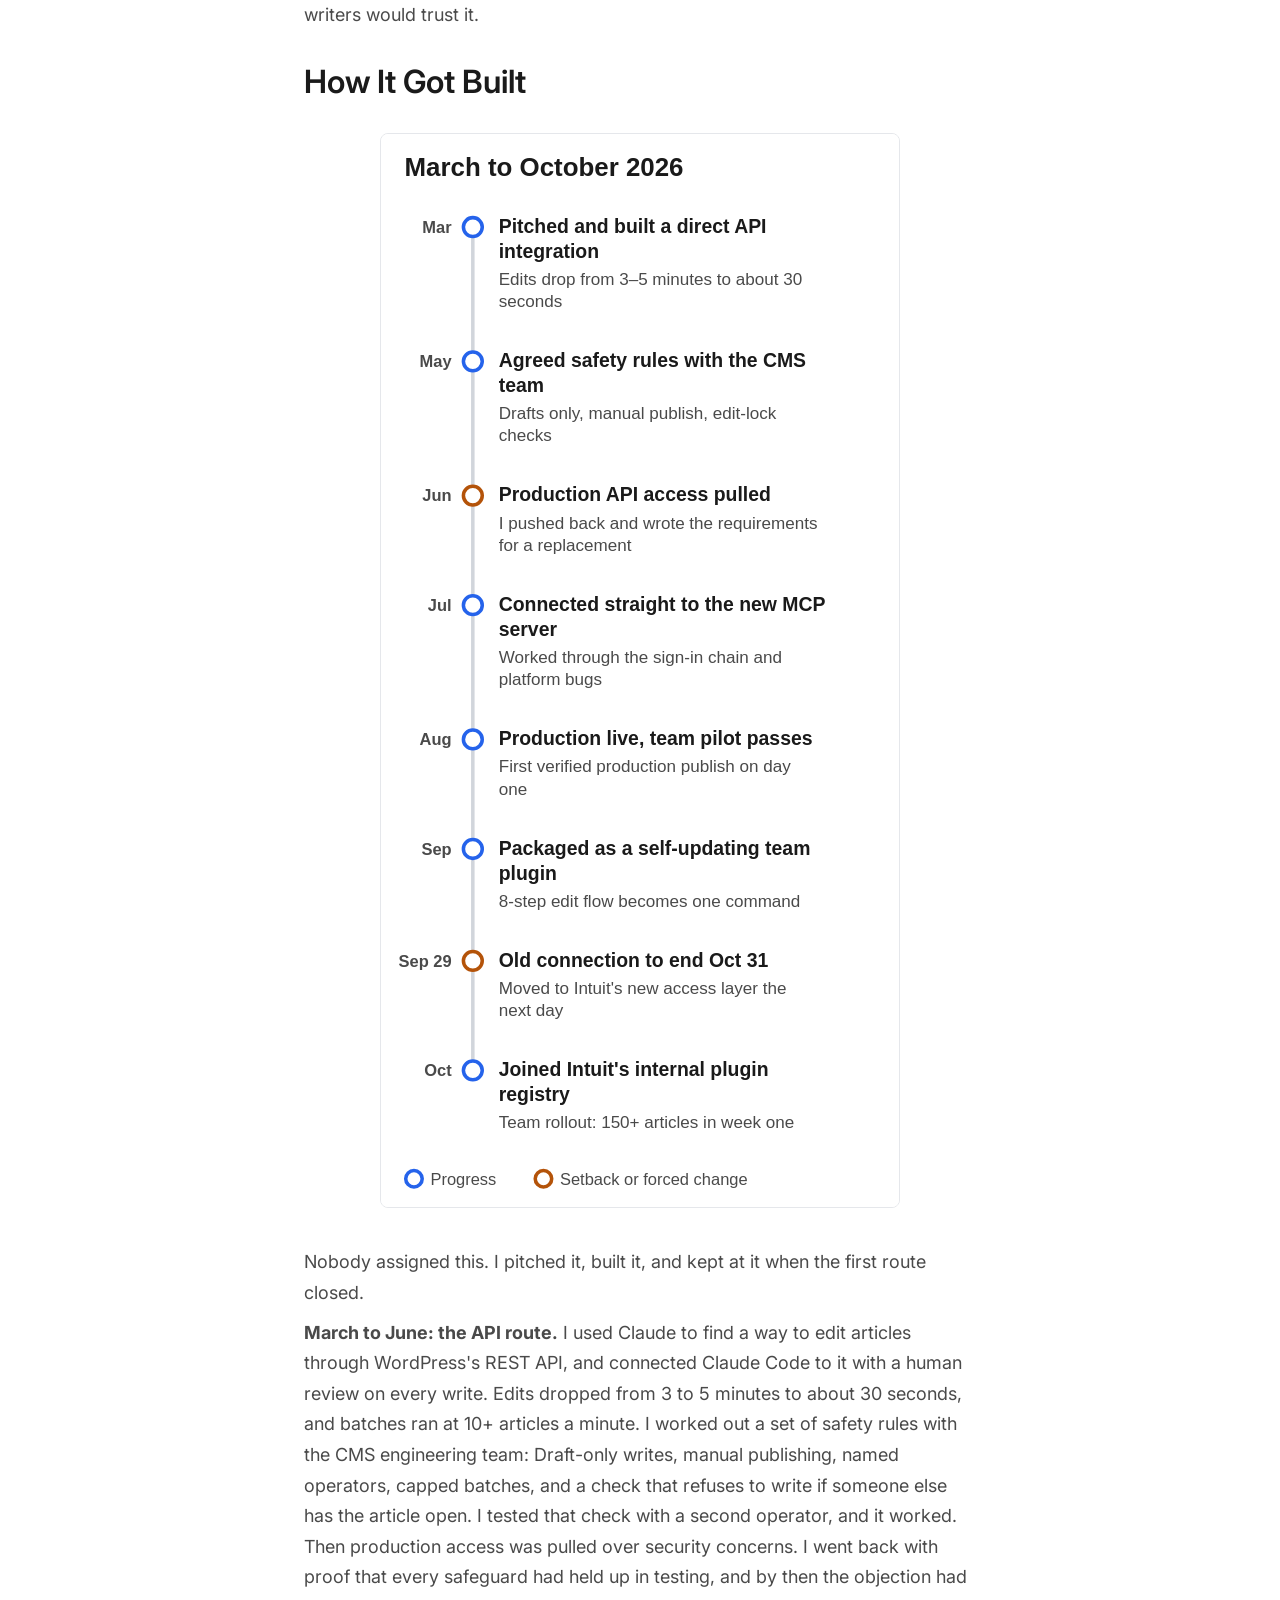
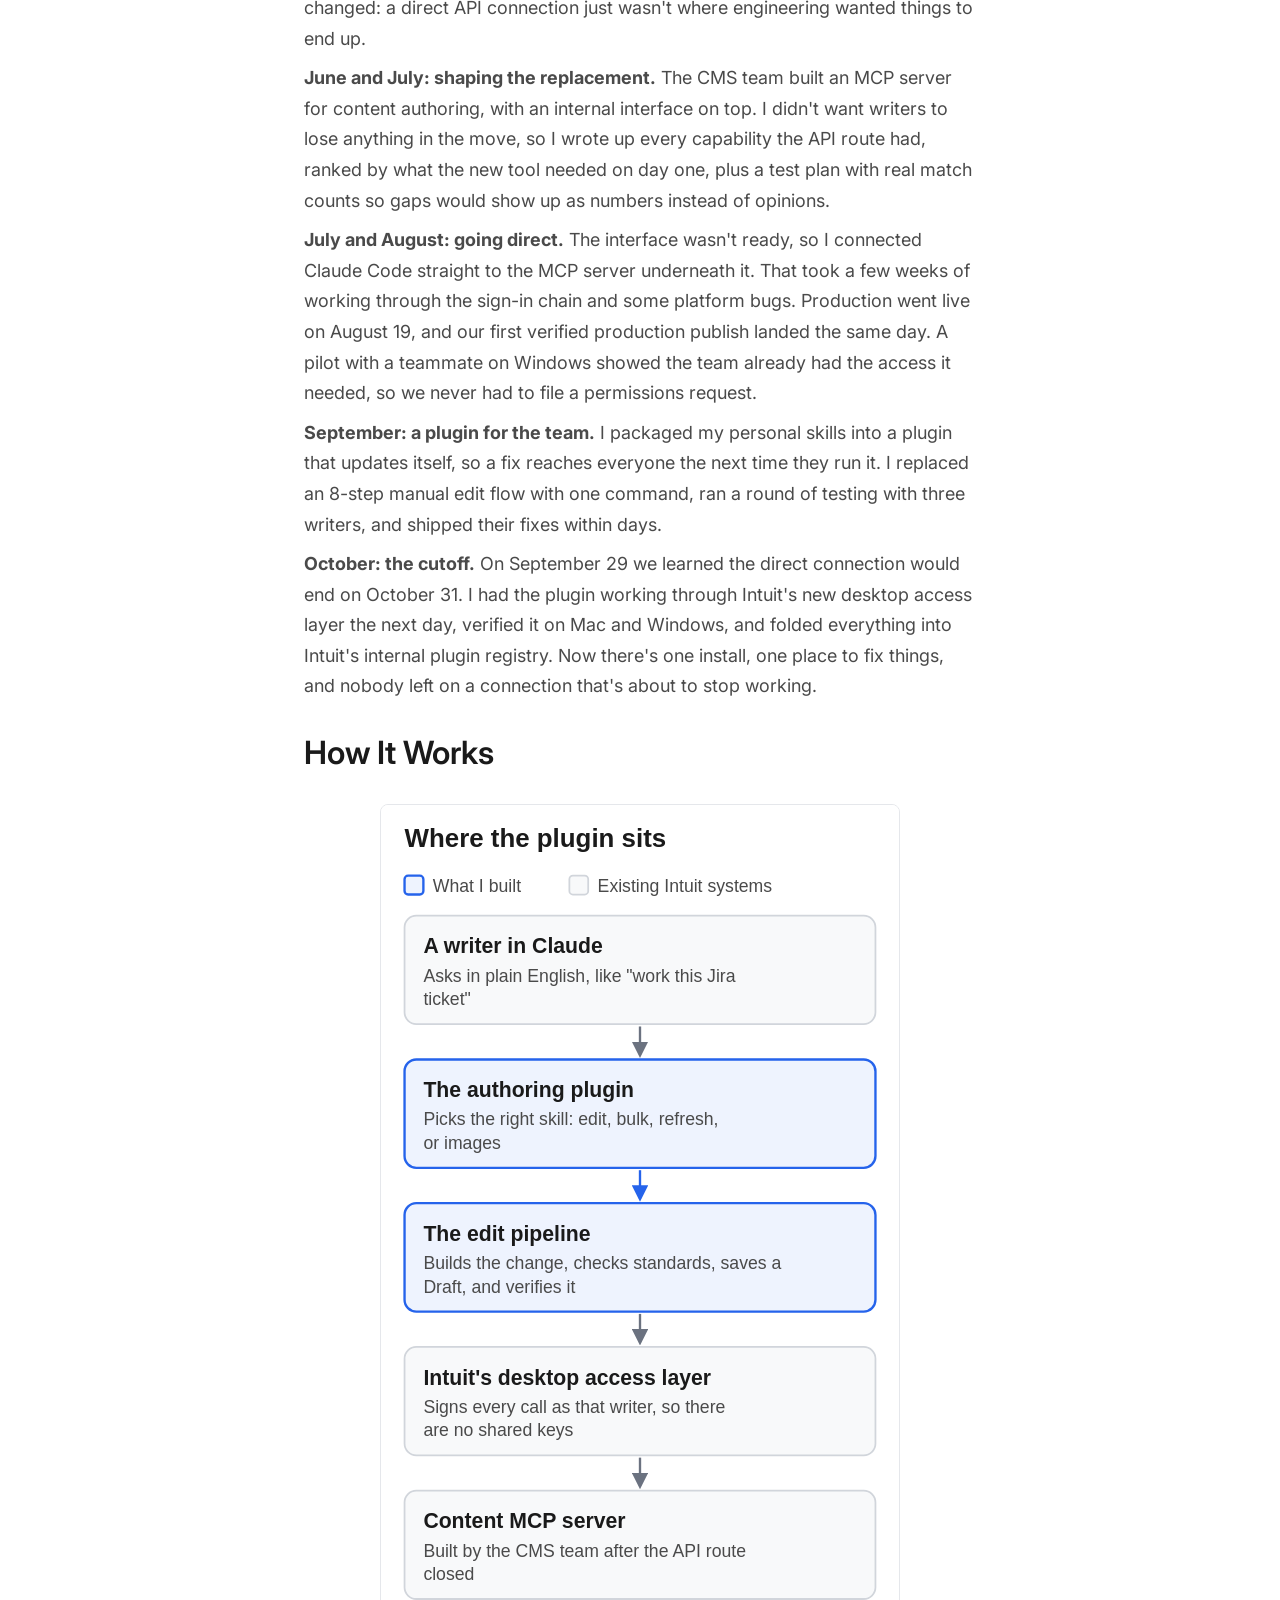
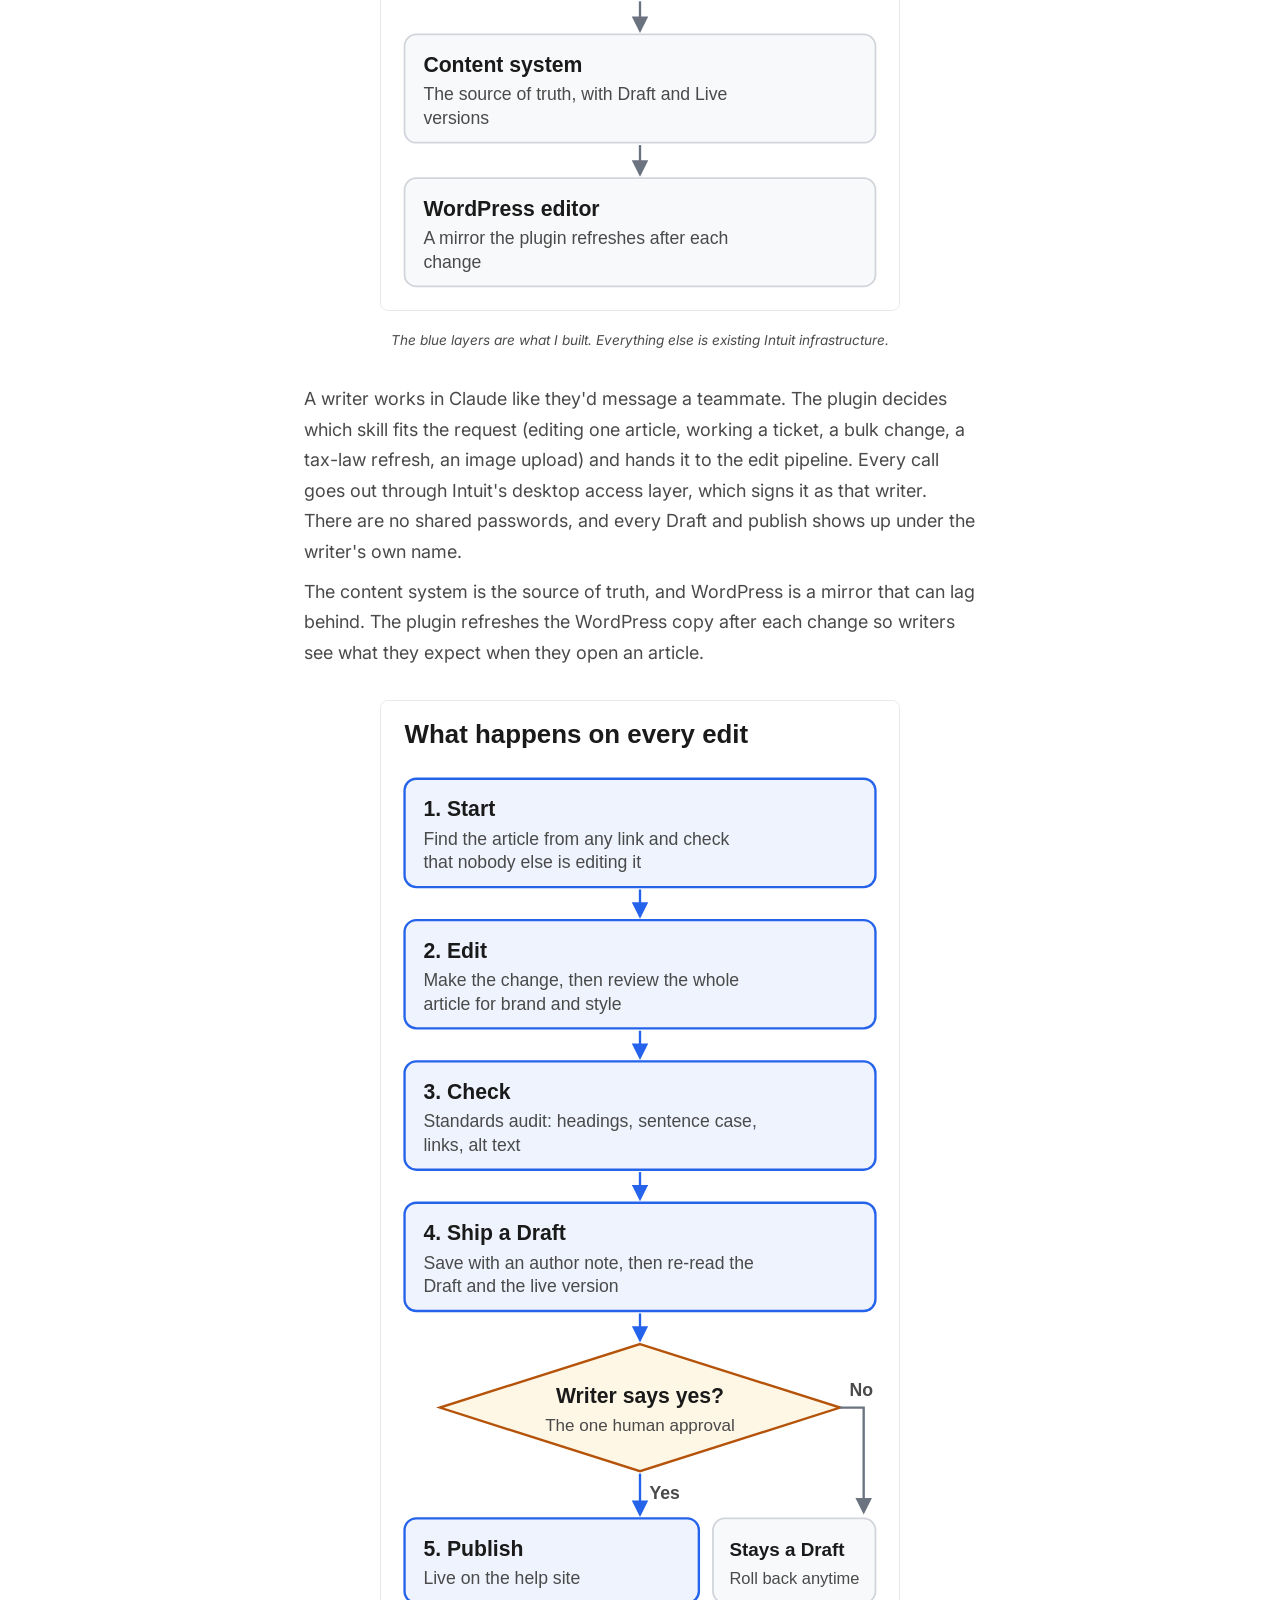
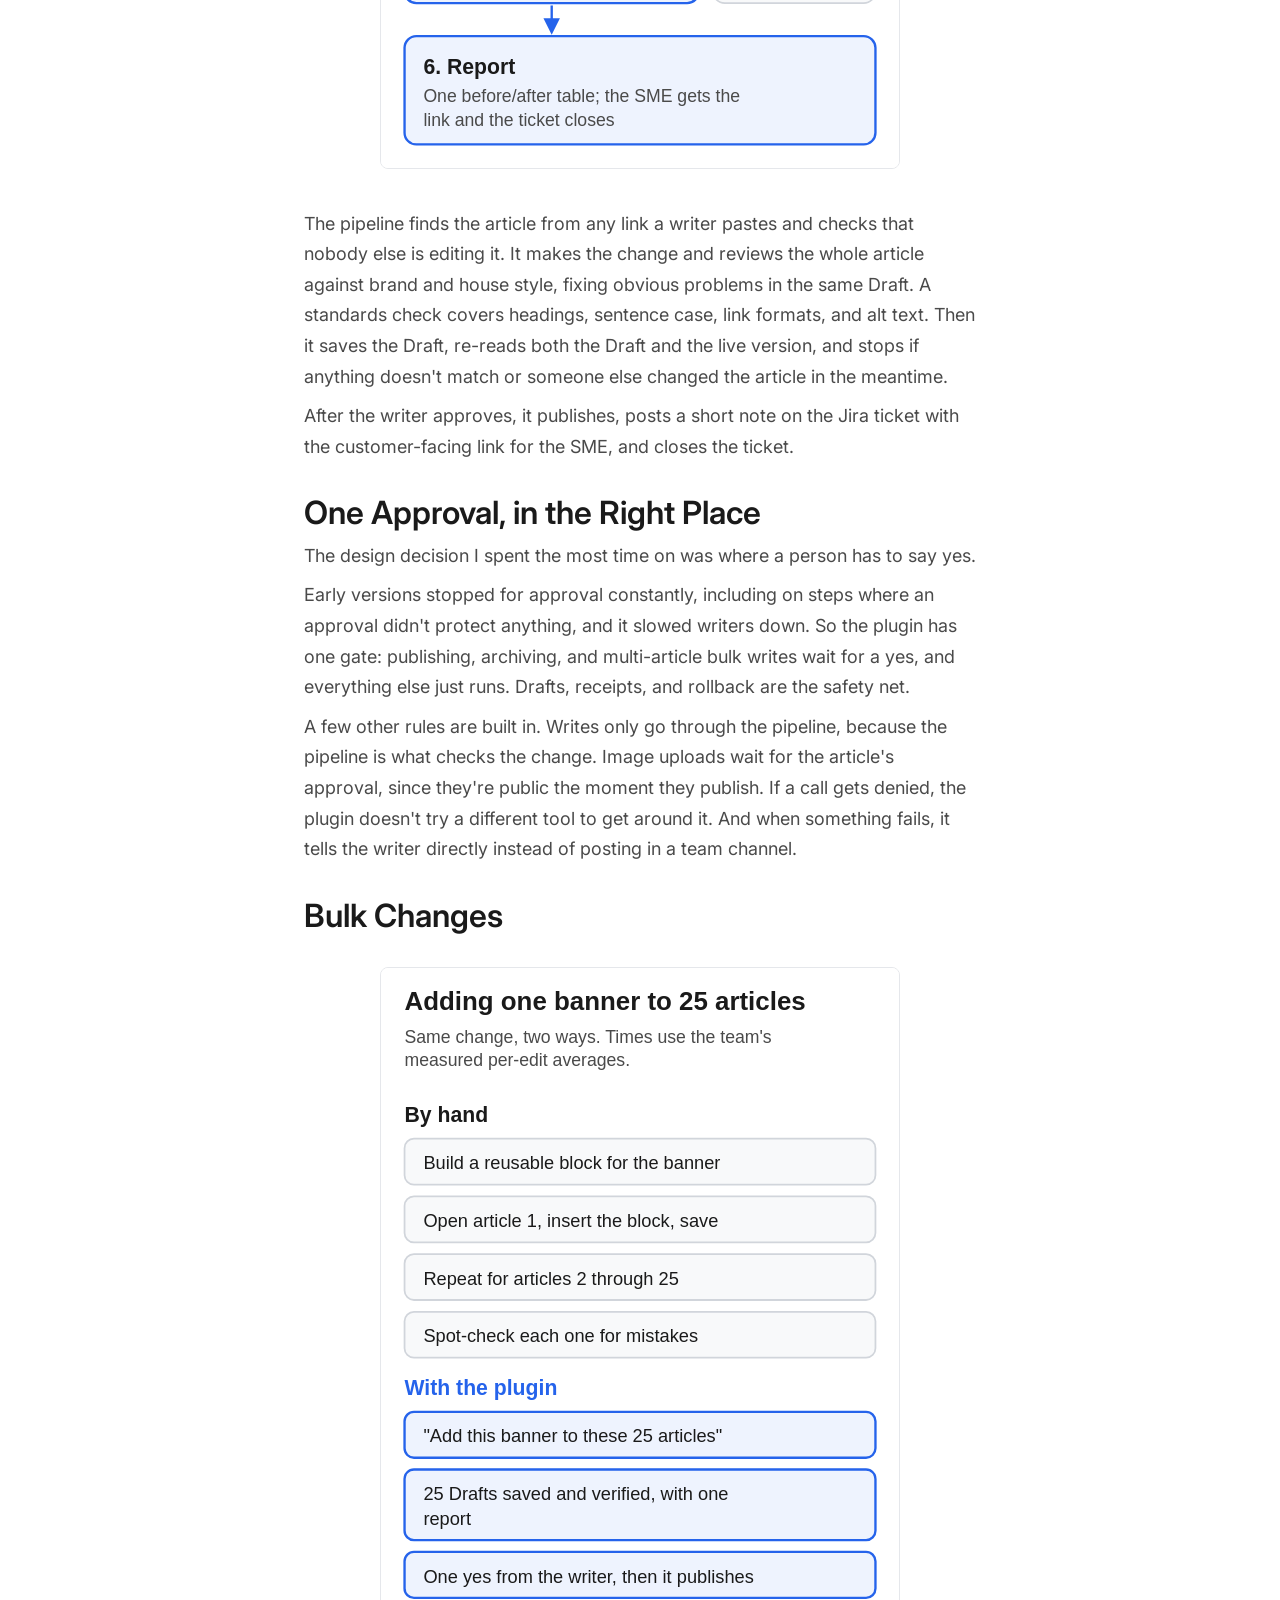
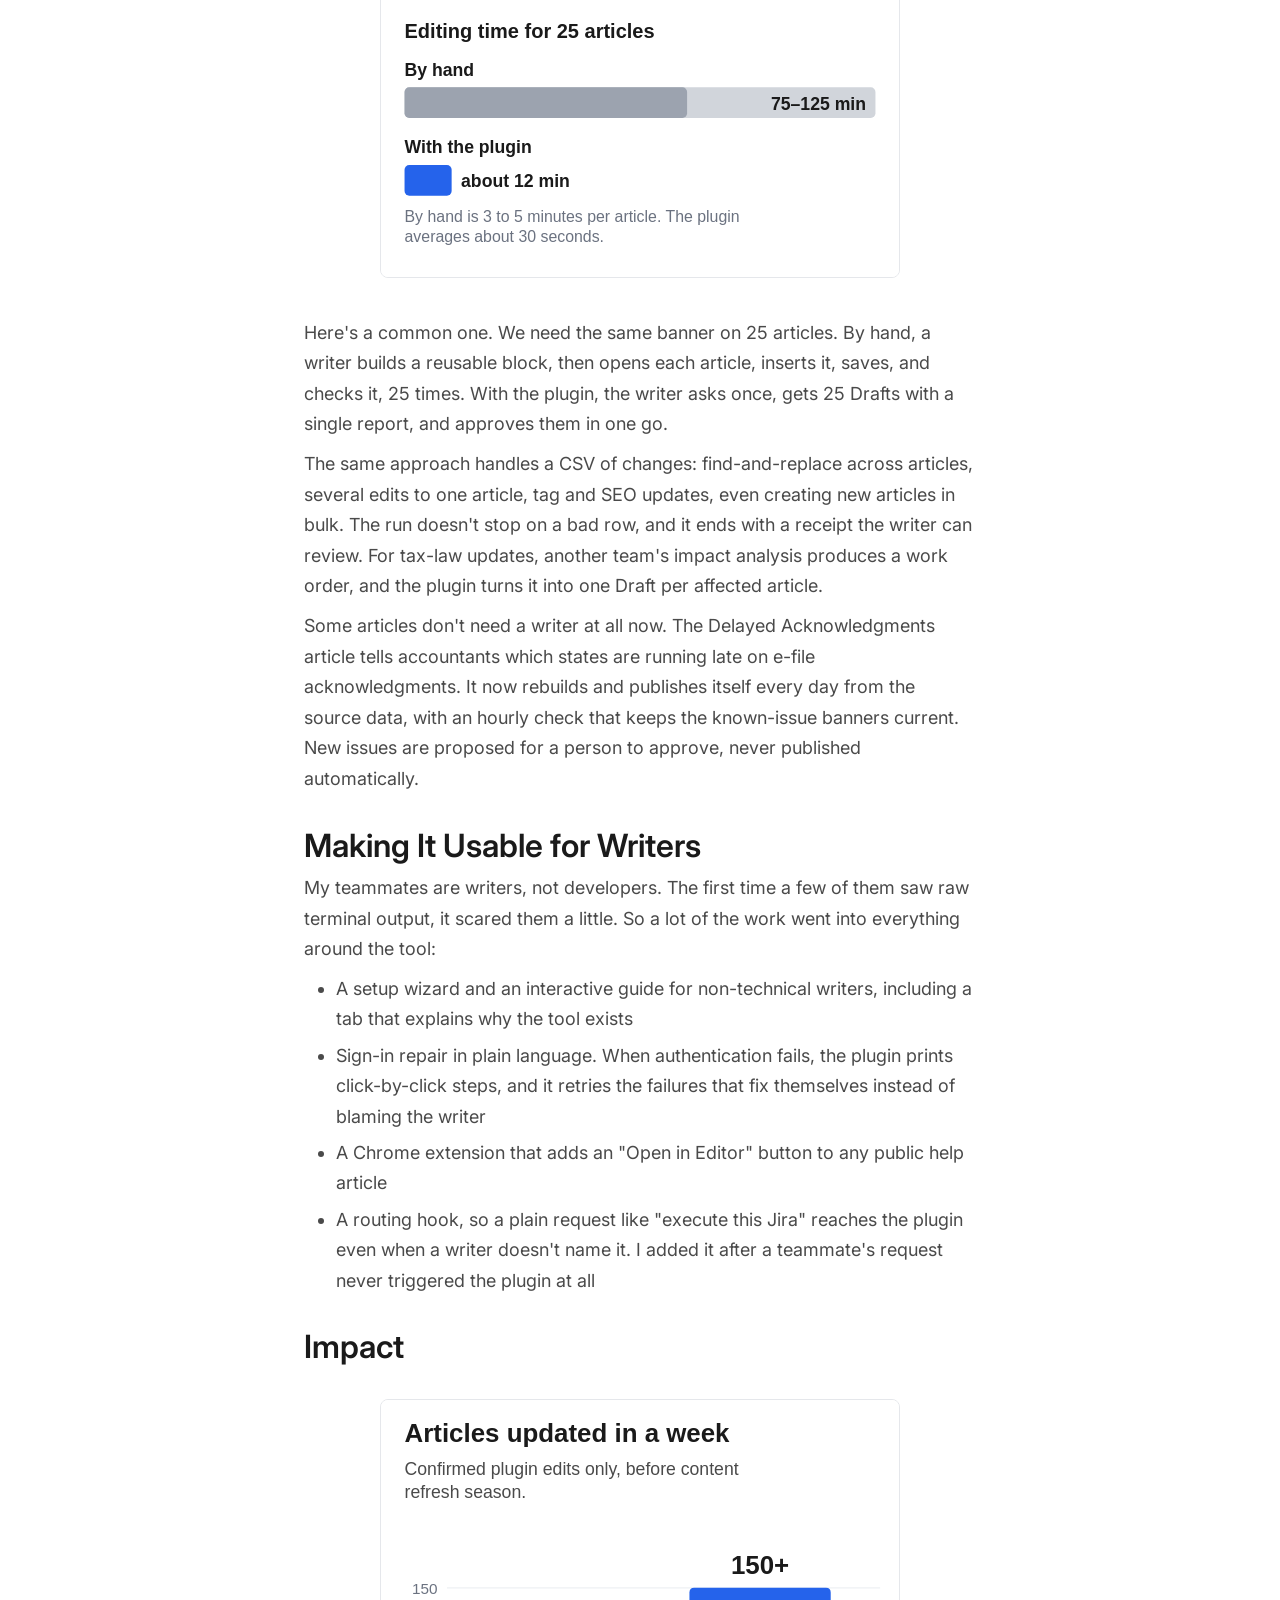
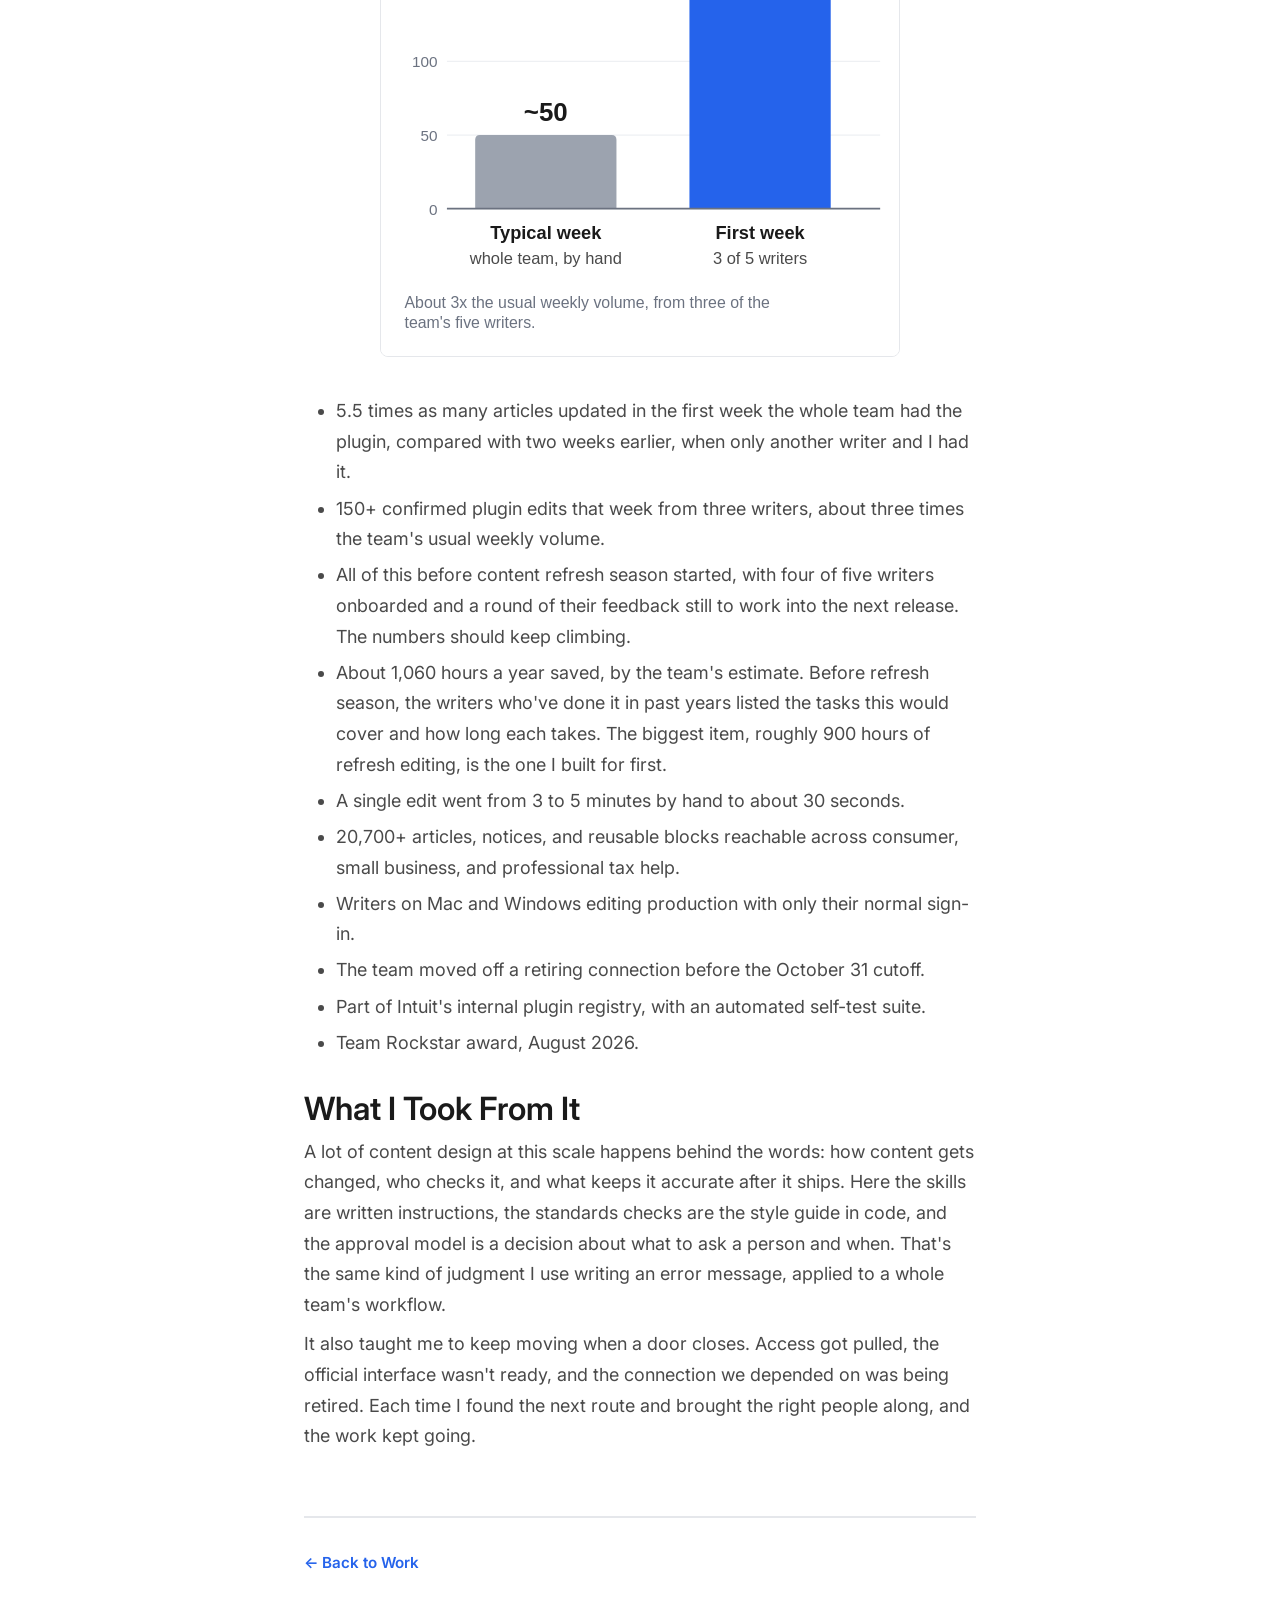
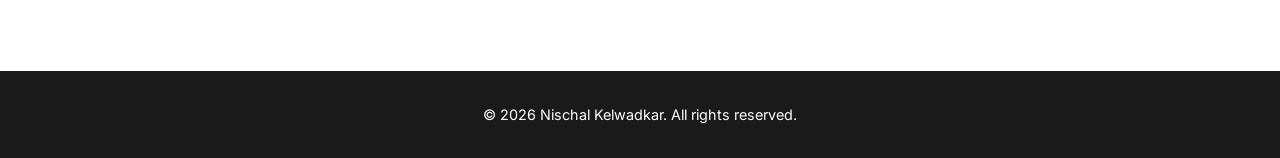
<file: projects/authoring-plugin.html>
<!DOCTYPE html>
<html lang="en">
<head>
    <meta charset="UTF-8">
    <meta name="viewport" content="width=device-width, initial-scale=1.0">
    <meta name="description" content="Help-Content Authoring Plugin: the Claude plugin Intuit's help-content writers use to edit the live knowledge base in plain English, with one human approval before anything publishes">
    <title>Help-Content Authoring Plugin - Nischal Kelwadkar</title>
    <link rel="stylesheet" href="../css/style.css">
    <link rel="stylesheet" href="../css/project.css">
    <link rel="preconnect" href="https://fonts.googleapis.com">
    <link rel="preconnect" href="https://fonts.gstatic.com" crossorigin>
    <link href="https://fonts.googleapis.com/css2?family=Inter:wght@300;400;500;600;700&display=swap" rel="stylesheet">
</head>
<body>
    <!-- Header/Nav -->
    <header class="header">
        <div class="container">
            <nav class="nav">
                <a href="../index.html" class="logo">NISCHAL KELWADKAR</a>
                <ul class="nav-links">
                    <li><a href="../index.html#work">Work</a></li>
                    <li><a href="../index.html#about">About</a></li>
                    <li><a href="../index.html#contact">Contact</a></li>
                </ul>
            </nav>
        </div>
    </header>

    <!-- Project Content -->
    <article class="project-page">
        <div class="container">
            <a href="../index.html#work" class="back-link">← Back to Work</a>

            <header class="project-header">
                <h1>Help-Content Authoring Plugin</h1>
                <p class="project-subtitle">How a writing team went from editing help articles one at a time to asking Claude for the change</p>
                <div class="project-meta">
                    <span class="meta-item"><strong>Client:</strong> Intuit Customer Success (TurboTax, Credit Karma, ProTax)</span>
                    <span class="meta-item"><strong>Year:</strong> 2026</span>
                    <span class="meta-item"><strong>Deliverables:</strong> Claude Code plugin (18 skills), edit pipeline, approval model, bulk and scheduled automations, writer setup guides</span>
                </div>
            </header>

            <section class="project-section">
                <h2 id="overview">Overview</h2>
                <p>Intuit's help content lives in a knowledge base of more than 20,000 articles, notices, and reusable blocks across TurboTax, Credit Karma, and the professional tax products. Our writers kept it current by hand, one article at a time, in a WordPress editor that was never built for bulk work.</p>
                <p>I pitched a way to change that, built it, and spent most of 2026 getting it to the point where the whole team could use it. Writers now tell Claude what they need ("work this Jira ticket," "replace this phrase in every ProSeries article that mentions it," "add this screenshot to step 3") and the plugin does the work. It finds the articles, makes the change, checks it against our standards, saves it as a Draft, confirms the change landed, and shows a before/after table. Nothing goes live until a writer says yes.</p>
                <p>This was my idea and my build. I designed the skills library and how the pieces fit together, and I built every connection to WordPress myself: first through the REST API, then straight to the CMS team's MCP server, then through Intuit's new desktop access layer when the old route was retired.</p>
                <p>The first week the whole team had it, we updated 5.5 times as many articles as two weeks earlier, when only two of us were using it. That's with four of five writers onboarded and before content refresh season, our busiest stretch, has started.</p>
            </section>

            <section class="project-section">
                <h2 id="problem">The Problem</h2>
                <p>Most help-content work is maintenance. A product name changes, a tax law changes, a link breaks, or an SME files a ticket asking for the same sentence to be fixed in a dozen places. Every one of those meant opening the CMS, finding each affected article, editing it, and checking it. One edit took 3 to 5 minutes. A sweep across a product line could take days, and things slipped through. One sweep I ran later found a live article still describing a tax credit phase-out that had been repealed in 2022.</p>
                <p>The team that owns the CMS was, fairly, nervous about anyone writing to production in bulk. So I had two problems to solve: make editing fast enough to matter, and make it safe enough that the CMS team, my managers, and the writers would trust it.</p>
            </section>

            <section class="project-section">
                <h2 id="timeline">How It Got Built</h2>
                <figure class="project-figure">
                    <a href="../images/plugin-timeline.svg" target="_blank" rel="noopener"><img src="../images/plugin-timeline.svg" alt="Timeline from March to October 2026: direct API integration, safety rules agreed, production API access pulled, direct MCP connection, production live, team plugin, forced move to a new access layer, and joining Intuit's plugin registry with 150+ articles updated in the first week" class="project-img diagram" /></a>
                </figure>
                <p>Nobody assigned this. I pitched it, built it, and kept at it when the first route closed.</p>
                <p><strong>March to June: the API route.</strong> I used Claude to find a way to edit articles through WordPress's REST API, and connected Claude Code to it with a human review on every write. Edits dropped from 3 to 5 minutes to about 30 seconds, and batches ran at 10+ articles a minute. I worked out a set of safety rules with the CMS engineering team: Draft-only writes, manual publishing, named operators, capped batches, and a check that refuses to write if someone else has the article open. I tested that check with a second operator, and it worked. Then production access was pulled over security concerns. I went back with proof that every safeguard had held up in testing, and by then the objection had changed: a direct API connection just wasn't where engineering wanted things to end up.</p>
                <p><strong>June and July: shaping the replacement.</strong> The CMS team built an MCP server for content authoring, with an internal interface on top. I didn't want writers to lose anything in the move, so I wrote up every capability the API route had, ranked by what the new tool needed on day one, plus a test plan with real match counts so gaps would show up as numbers instead of opinions.</p>
                <p><strong>July and August: going direct.</strong> The interface wasn't ready, so I connected Claude Code straight to the MCP server underneath it. That took a few weeks of working through the sign-in chain and some platform bugs. Production went live on August 19, and our first verified production publish landed the same day. A pilot with a teammate on Windows showed the team already had the access it needed, so we never had to file a permissions request.</p>
                <p><strong>September: a plugin for the team.</strong> I packaged my personal skills into a plugin that updates itself, so a fix reaches everyone the next time they run it. I replaced an 8-step manual edit flow with one command, ran a round of testing with three writers, and shipped their fixes within days.</p>
                <p><strong>October: the cutoff.</strong> On September 29 we learned the direct connection would end on October 31. I had the plugin working through Intuit's new desktop access layer the next day, verified it on Mac and Windows, and folded everything into Intuit's internal plugin registry. Now there's one install, one place to fix things, and nobody left on a connection that's about to stop working.</p>
            </section>

            <section class="project-section">
                <h2 id="how-it-works">How It Works</h2>
                <figure class="project-figure">
                    <a href="../images/plugin-architecture.svg" target="_blank" rel="noopener"><img src="../images/plugin-architecture.svg" alt="Architecture: a writer asks Claude in plain English; the authoring plugin and edit pipeline, which I built, turn the request into a verified Draft; calls go through Intuit's desktop access layer, signed as the writer, to the content MCP server and content system; WordPress mirrors the result" class="project-img diagram" /></a>
                    <figcaption>The blue layers are what I built. Everything else is existing Intuit infrastructure.</figcaption>
                </figure>
                <p>A writer works in Claude like they'd message a teammate. The plugin decides which skill fits the request (editing one article, working a ticket, a bulk change, a tax-law refresh, an image upload) and hands it to the edit pipeline. Every call goes out through Intuit's desktop access layer, which signs it as that writer. There are no shared passwords, and every Draft and publish shows up under the writer's own name.</p>
                <p>The content system is the source of truth, and WordPress is a mirror that can lag behind. The plugin refreshes the WordPress copy after each change so writers see what they expect when they open an article.</p>

                <figure class="project-figure">
                    <a href="../images/plugin-edit-pipeline.svg" target="_blank" rel="noopener"><img src="../images/plugin-edit-pipeline.svg" alt="Edit pipeline: Start, Edit, Check, and Ship a Draft run automatically. The one stop is the writer's approval. Yes publishes and reports; no leaves a Draft that can be rolled back" class="project-img diagram" /></a>
                </figure>
                <p>The pipeline finds the article from any link a writer pastes and checks that nobody else is editing it. It makes the change and reviews the whole article against brand and house style, fixing obvious problems in the same Draft. A standards check covers headings, sentence case, link formats, and alt text. Then it saves the Draft, re-reads both the Draft and the live version, and stops if anything doesn't match or someone else changed the article in the meantime.</p>
                <p>After the writer approves, it publishes, posts a short note on the Jira ticket with the customer-facing link for the SME, and closes the ticket.</p>
            </section>

            <section class="project-section">
                <h2 id="safety">One Approval, in the Right Place</h2>
                <p>The design decision I spent the most time on was where a person has to say yes.</p>
                <p>Early versions stopped for approval constantly, including on steps where an approval didn't protect anything, and it slowed writers down. So the plugin has one gate: publishing, archiving, and multi-article bulk writes wait for a yes, and everything else just runs. Drafts, receipts, and rollback are the safety net.</p>
                <p>A few other rules are built in. Writes only go through the pipeline, because the pipeline is what checks the change. Image uploads wait for the article's approval, since they're public the moment they publish. If a call gets denied, the plugin doesn't try a different tool to get around it. And when something fails, it tells the writer directly instead of posting in a team channel.</p>
            </section>

            <section class="project-section">
                <h2 id="bulk">Bulk Changes</h2>
                <figure class="project-figure">
                    <a href="../images/plugin-banner-example.svg" target="_blank" rel="noopener"><img src="../images/plugin-banner-example.svg" alt="Adding one banner to 25 articles: by hand takes about 75 to 125 minutes of building a reusable block and inserting it article by article; with the plugin, one request produces 25 verified Drafts and one approval publishes them, in about 12 minutes" class="project-img diagram" /></a>
                </figure>
                <p>Here's a common one. We need the same banner on 25 articles. By hand, a writer builds a reusable block, then opens each article, inserts it, saves, and checks it, 25 times. With the plugin, the writer asks once, gets 25 Drafts with a single report, and approves them in one go.</p>
                <p>The same approach handles a CSV of changes: find-and-replace across articles, several edits to one article, tag and SEO updates, even creating new articles in bulk. The run doesn't stop on a bad row, and it ends with a receipt the writer can review. For tax-law updates, another team's impact analysis produces a work order, and the plugin turns it into one Draft per affected article.</p>
                <p>Some articles don't need a writer at all now. The Delayed Acknowledgments article tells accountants which states are running late on e-file acknowledgments. It now rebuilds and publishes itself every day from the source data, with an hourly check that keeps the known-issue banners current. New issues are proposed for a person to approve, never published automatically.</p>
            </section>

            <section class="project-section">
                <h2 id="onboarding">Making It Usable for Writers</h2>
                <p>My teammates are writers, not developers. The first time a few of them saw raw terminal output, it scared them a little. So a lot of the work went into everything around the tool:</p>
                <ul>
                    <li>A setup wizard and an interactive guide for non-technical writers, including a tab that explains why the tool exists</li>
                    <li>Sign-in repair in plain language. When authentication fails, the plugin prints click-by-click steps, and it retries the failures that fix themselves instead of blaming the writer</li>
                    <li>A Chrome extension that adds an "Open in Editor" button to any public help article</li>
                    <li>A routing hook, so a plain request like "execute this Jira" reaches the plugin even when a writer doesn't name it. I added it after a teammate's request never triggered the plugin at all</li>
                </ul>
            </section>

            <section class="project-section">
                <h2 id="impact">Impact</h2>
                <figure class="project-figure">
                    <a href="../images/plugin-first-week.svg" target="_blank" rel="noopener"><img src="../images/plugin-first-week.svg" alt="Bar chart: a typical week the whole team updates about 50 articles by hand; in the first week with the plugin, three of five writers updated 150 or more" class="project-img diagram" /></a>
                </figure>
                <ul>
                    <li>5.5 times as many articles updated in the first week the whole team had the plugin, compared with two weeks earlier, when only another writer and I had it.</li>
                    <li>150+ confirmed plugin edits that week from three writers, about three times the team's usual weekly volume.</li>
                    <li>All of this before content refresh season started, with four of five writers onboarded and a round of their feedback still to work into the next release. The numbers should keep climbing.</li>
                    <li>About 1,060 hours a year saved, by the team's estimate. Before refresh season, the writers who've done it in past years listed the tasks this would cover and how long each takes. The biggest item, roughly 900 hours of refresh editing, is the one I built for first.</li>
                    <li>A single edit went from 3 to 5 minutes by hand to about 30 seconds.</li>
                    <li>20,700+ articles, notices, and reusable blocks reachable across consumer, small business, and professional tax help.</li>
                    <li>Writers on Mac and Windows editing production with only their normal sign-in.</li>
                    <li>The team moved off a retiring connection before the October 31 cutoff.</li>
                    <li>Part of Intuit's internal plugin registry, with an automated self-test suite.</li>
                    <li>Team Rockstar award, August 2026.</li>
                </ul>
            </section>

            <section class="project-section">
                <h2 id="takeaways">What I Took From It</h2>
                <p>A lot of content design at this scale happens behind the words: how content gets changed, who checks it, and what keeps it accurate after it ships. Here the skills are written instructions, the standards checks are the style guide in code, and the approval model is a decision about what to ask a person and when. That's the same kind of judgment I use writing an error message, applied to a whole team's workflow.</p>
                <p>It also taught me to keep moving when a door closes. Access got pulled, the official interface wasn't ready, and the connection we depended on was being retired. Each time I found the next route and brought the right people along, and the work kept going.</p>
            </section>

            <footer class="project-footer">
                <a href="../index.html#work" class="back-link-bottom">← Back to Work</a>
            </footer>
        </div>
    </article>

    <!-- Footer -->
    <footer class="footer">
        <div class="container">
            <p>&copy; 2026 Nischal Kelwadkar. All rights reserved.</p>
        </div>
    </footer>
</body>
</html>
</file>
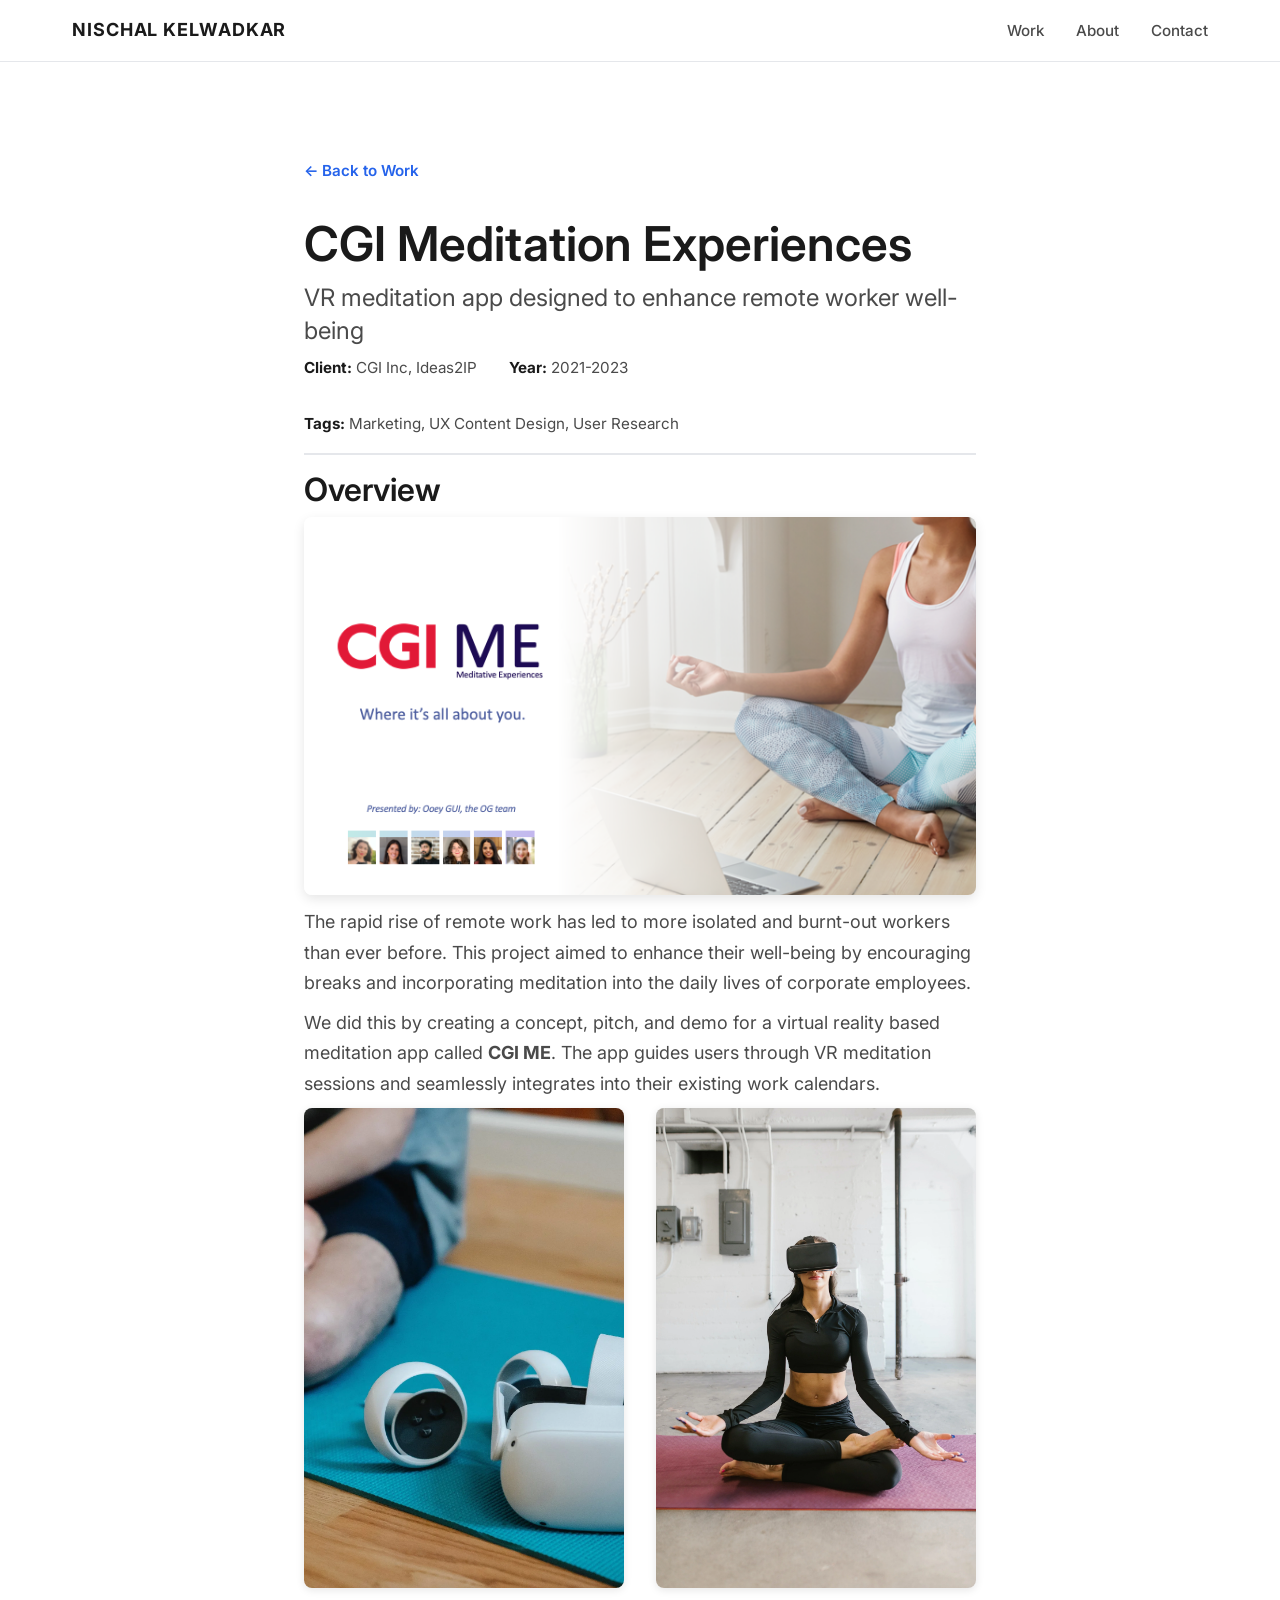
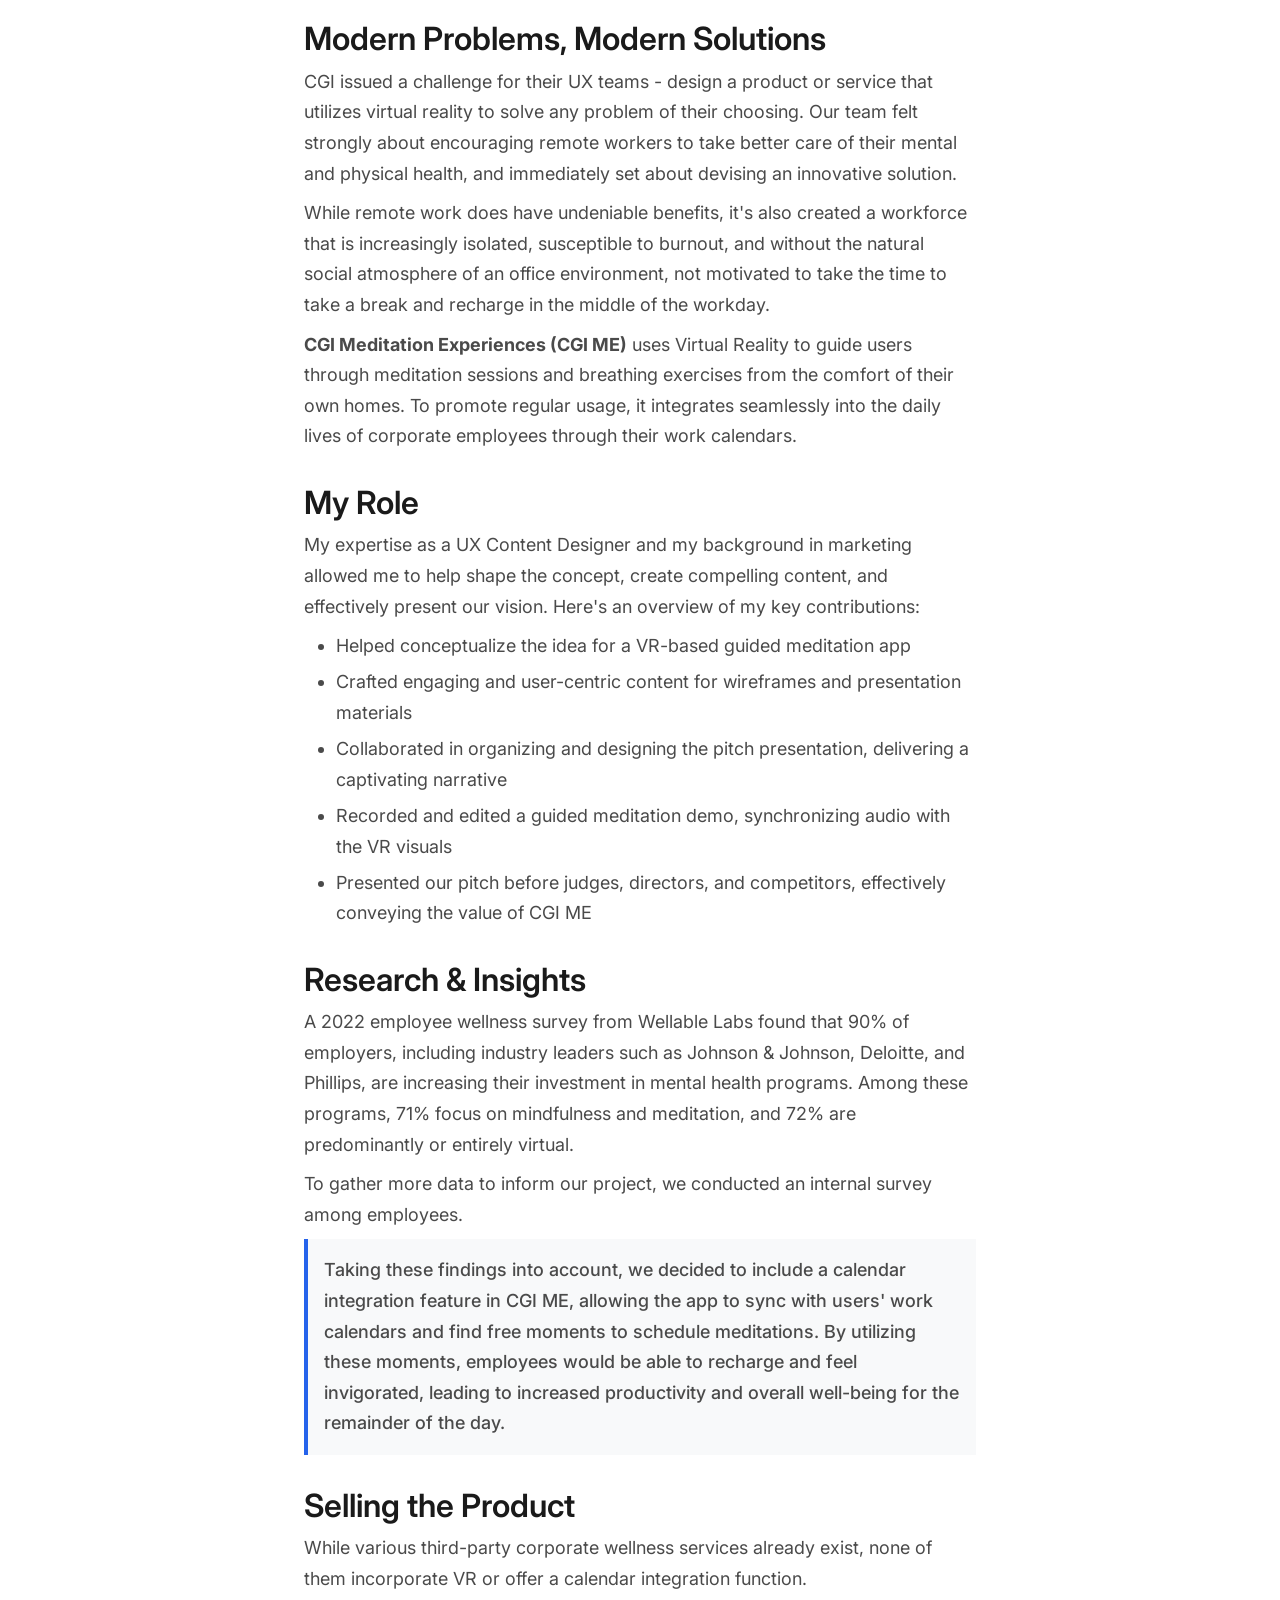
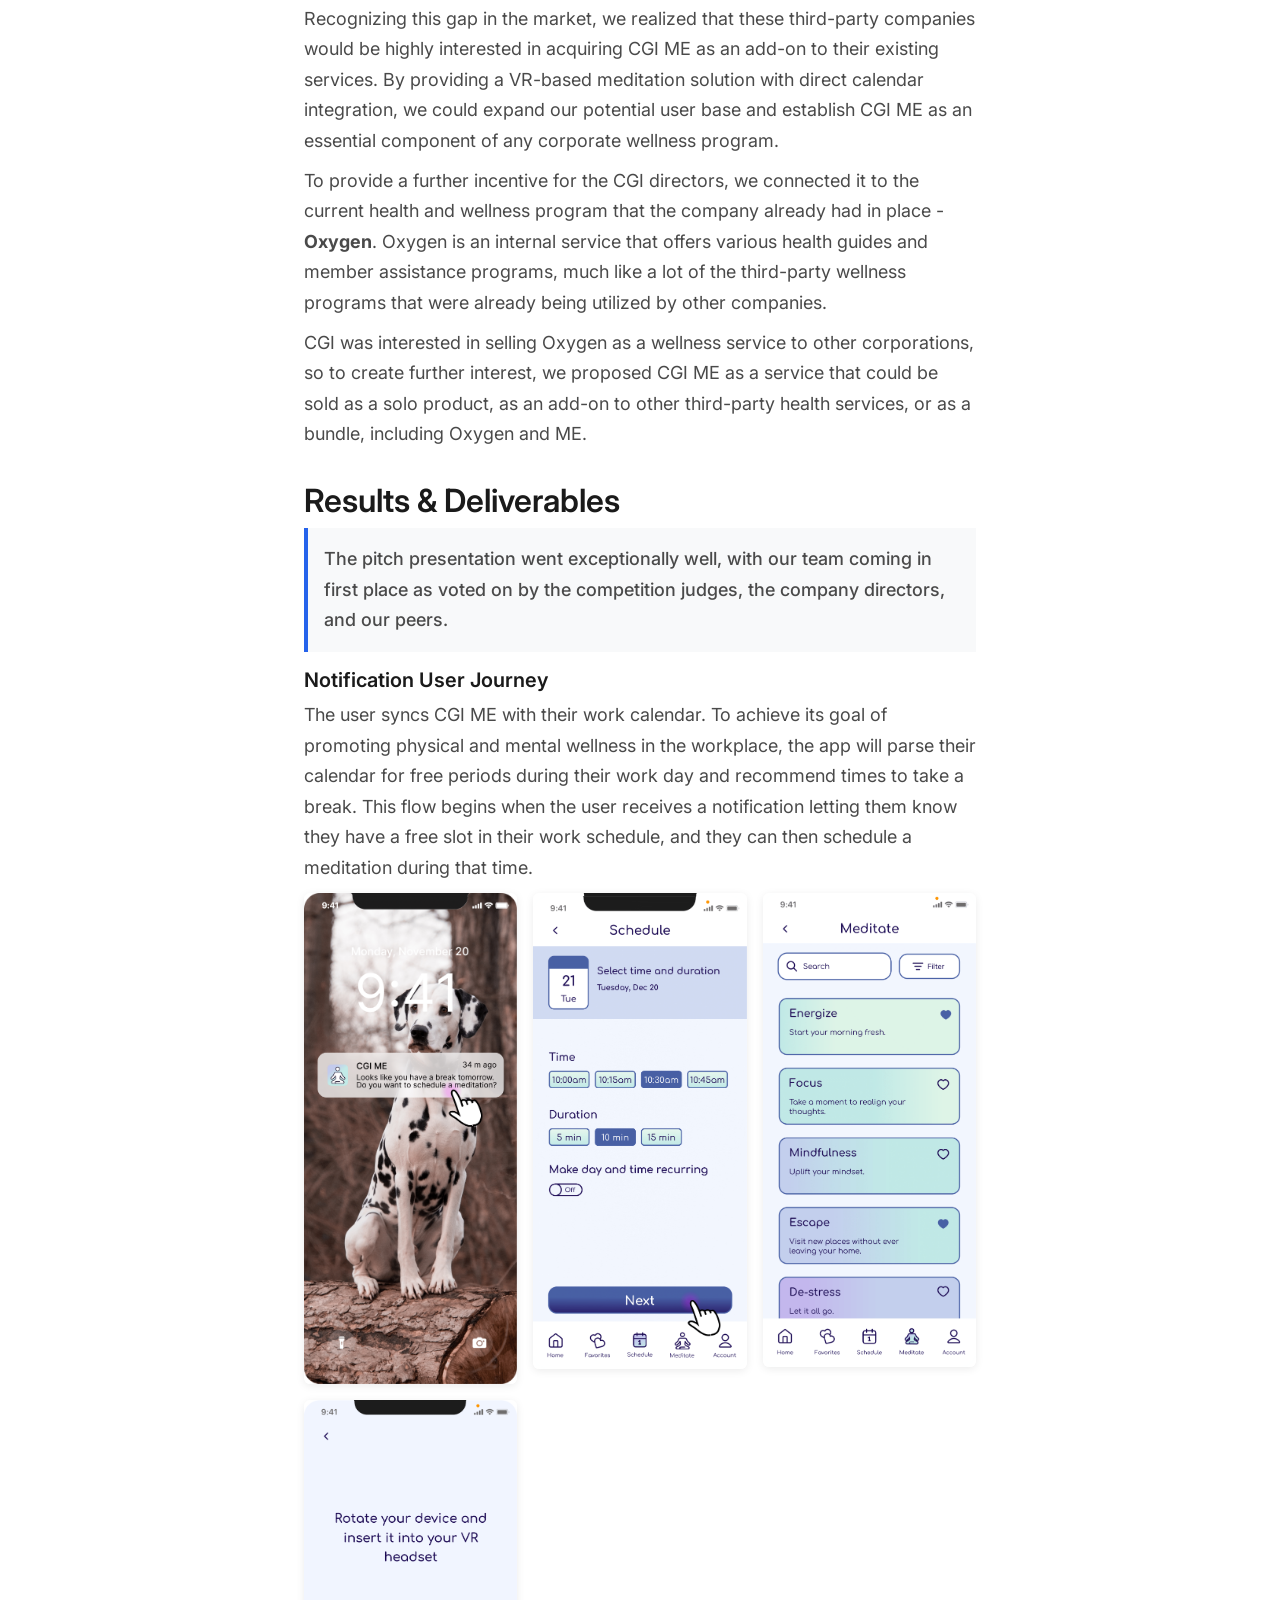
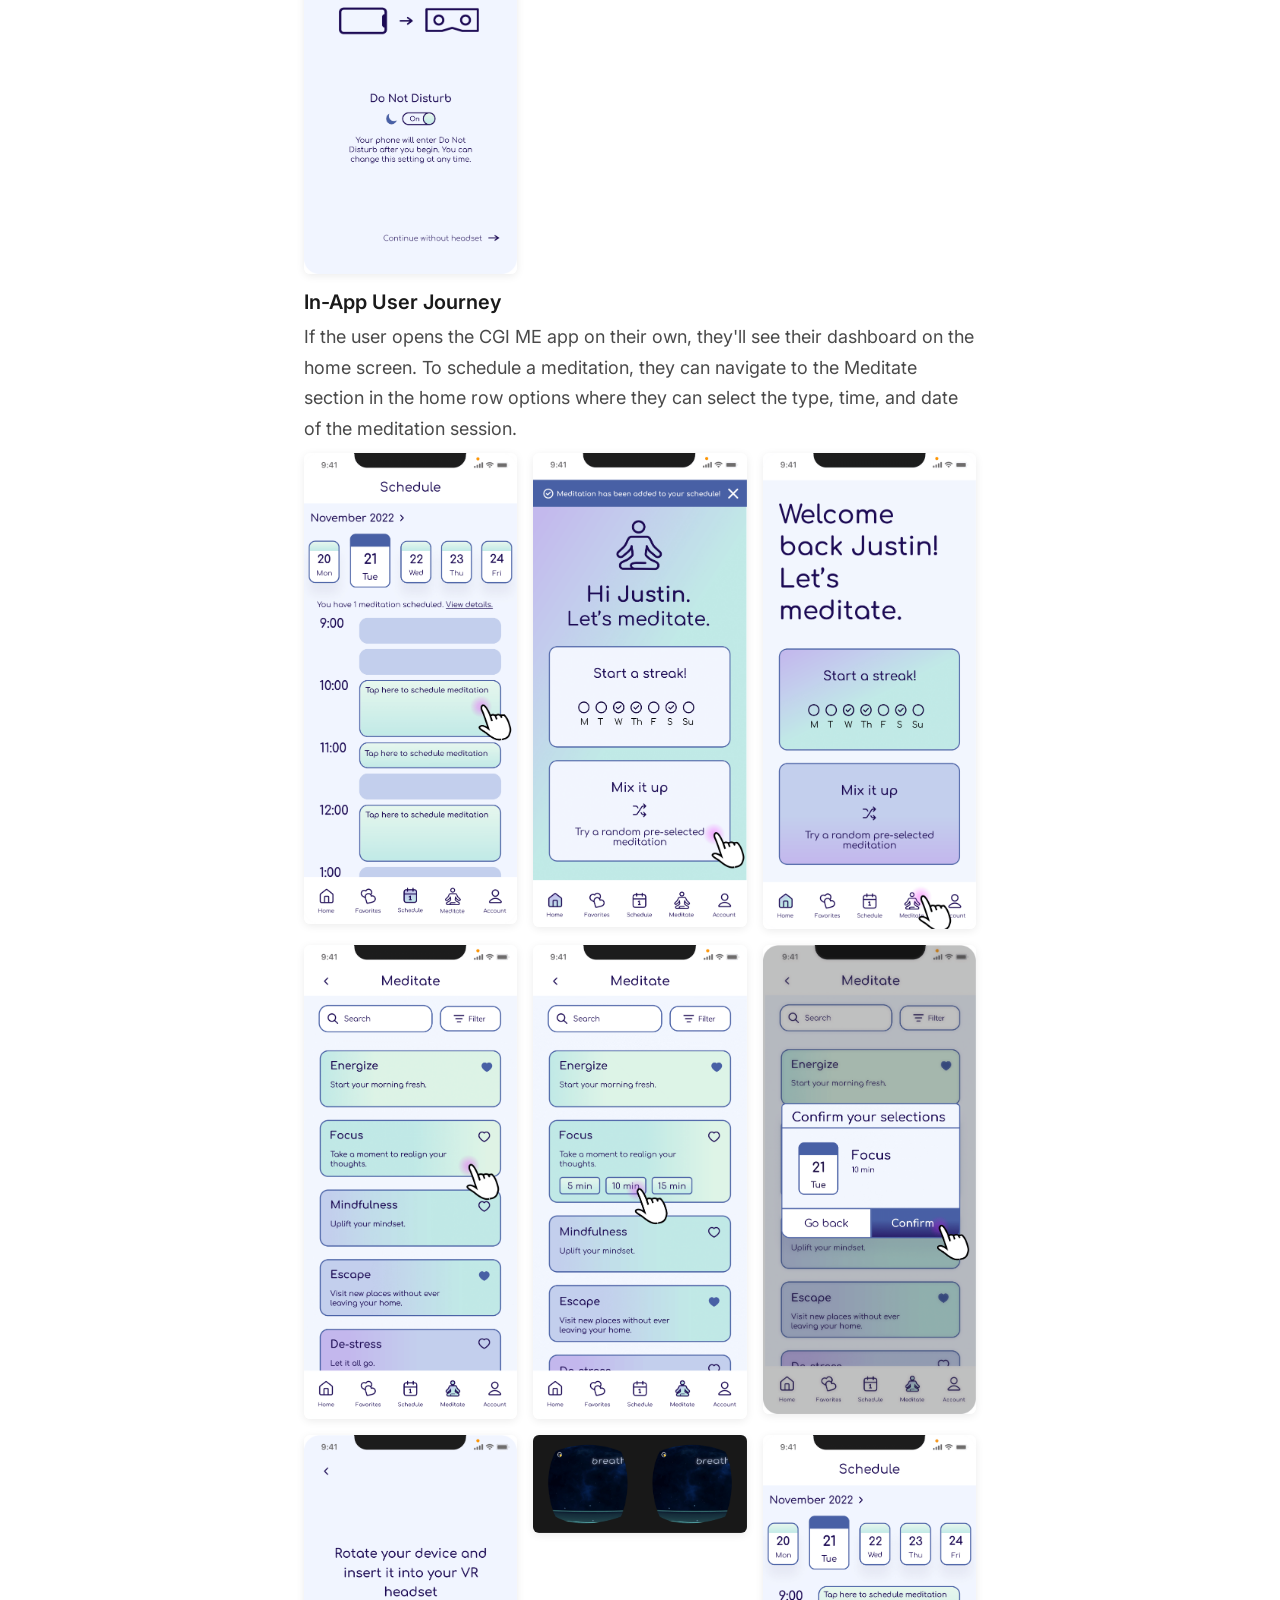
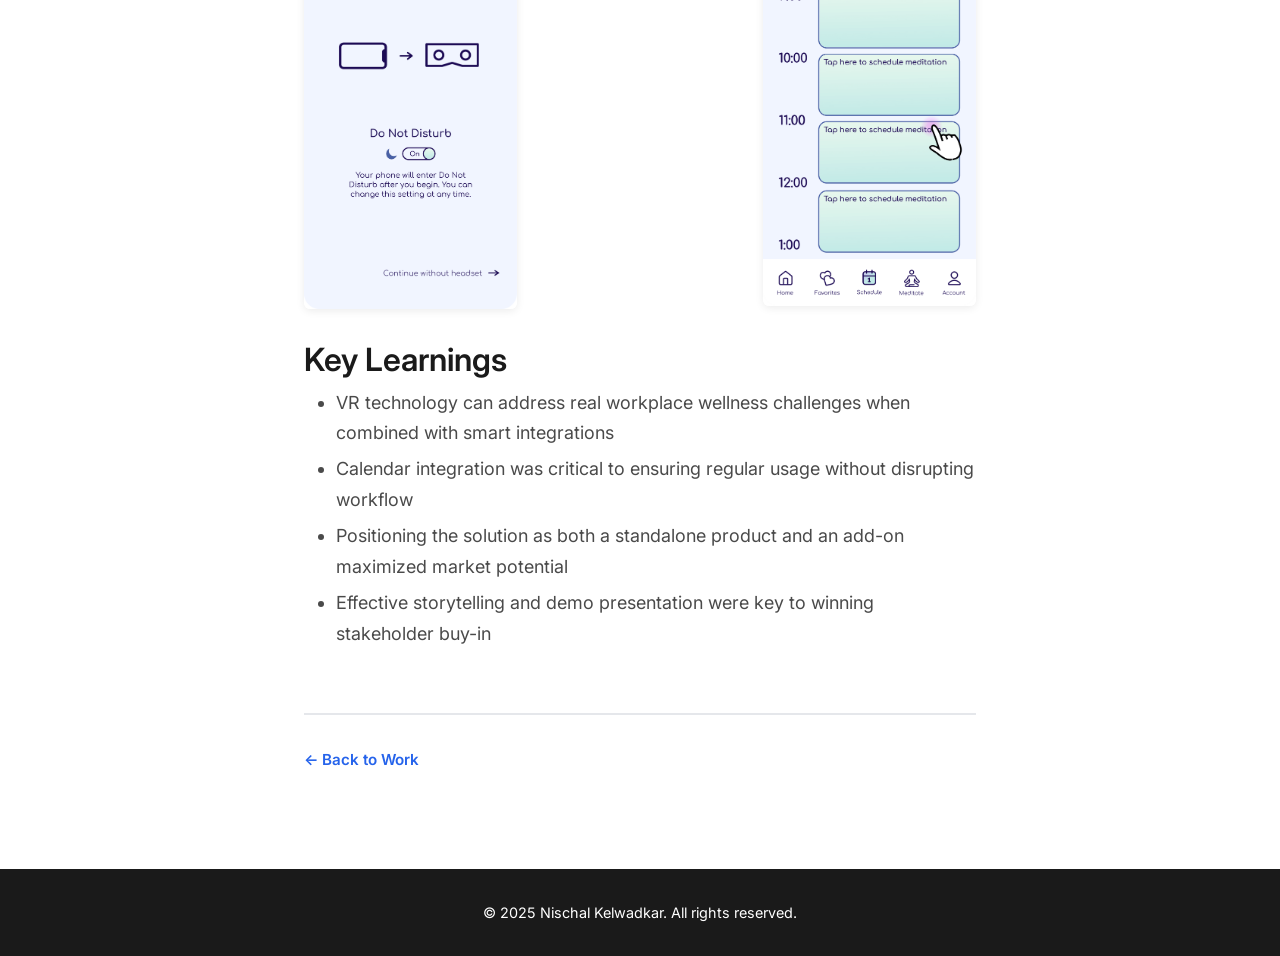
<file: projects/cgi-meditation.html>
<!DOCTYPE html>
<html lang="en">
<head>
    <meta charset="UTF-8">
    <meta name="viewport" content="width=device-width, initial-scale=1.0">
    <meta name="description" content="CGI Meditation Experiences - VR meditation app for remote workers">
    <title>CGI Meditation Experiences - Nischal Kelwadkar</title>
    <link rel="stylesheet" href="../css/style.css">
    <link rel="stylesheet" href="../css/project.css">
    <link rel="preconnect" href="https://fonts.googleapis.com">
    <link rel="preconnect" href="https://fonts.gstatic.com" crossorigin>
    <link href="https://fonts.googleapis.com/css2?family=Inter:wght@300;400;500;600;700&display=swap" rel="stylesheet">
</head>
<body>
    <!-- Header/Nav -->
    <header class="header">
        <div class="container">
            <nav class="nav">
                <a href="../index.html" class="logo">NISCHAL KELWADKAR</a>
                <ul class="nav-links">
                    <li><a href="../index.html#work">Work</a></li>
                    <li><a href="../index.html#about">About</a></li>
                    <li><a href="../index.html#contact">Contact</a></li>
                </ul>
            </nav>
        </div>
    </header>

    <!-- Project Content -->
    <article class="project-page">
        <div class="container">
            <a href="../index.html#work" class="back-link">← Back to Work</a>
            
            <header class="project-header">
                <h1>CGI Meditation Experiences</h1>
                <p class="project-subtitle">VR meditation app designed to enhance remote worker well-being</p>
                <div class="project-meta">
                    <span class="meta-item"><strong>Client:</strong> CGI Inc, Ideas2IP</span>
                    <span class="meta-item"><strong>Year:</strong> 2021-2023</span>
                    <span class="meta-item"><strong>Tags:</strong> Marketing, UX Content Design, User Research</span>
                </div>
            </header>

            <section class="project-section">
                <h2>Overview</h2>
                <div class="project-hero-image">
                    <img src="../images/CGI ME Pitch Deck Cover.webp" alt="CGI ME Pitch Deck Cover" />
                </div>
                <p>The rapid rise of remote work has led to more isolated and burnt-out workers than ever before. This project aimed to enhance their well-being by encouraging breaks and incorporating meditation into the daily lives of corporate employees.</p>
                <p>We did this by creating a concept, pitch, and demo for a virtual reality based meditation app called <strong>CGI ME</strong>. The app guides users through VR meditation sessions and seamlessly integrates into their existing work calendars.</p>
                
                <div class="image-grid-2">
                    <img src="../images/VR meditation.webp" alt="VR meditation experience" />
                    <img src="../images/VR Meditation woman.webp" alt="Woman using VR for meditation" />
                </div>
            </section>

            <section class="project-section">
                <h2>Modern Problems, Modern Solutions</h2>
                <p>CGI issued a challenge for their UX teams - design a product or service that utilizes virtual reality to solve any problem of their choosing. Our team felt strongly about encouraging remote workers to take better care of their mental and physical health, and immediately set about devising an innovative solution.</p>
                <p>While remote work does have undeniable benefits, it's also created a workforce that is increasingly isolated, susceptible to burnout, and without the natural social atmosphere of an office environment, not motivated to take the time to take a break and recharge in the middle of the workday.</p>
                <p><strong>CGI Meditation Experiences (CGI ME)</strong> uses Virtual Reality to guide users through meditation sessions and breathing exercises from the comfort of their own homes. To promote regular usage, it integrates seamlessly into the daily lives of corporate employees through their work calendars.</p>
            </section>

            <section class="project-section">
                <h2>My Role</h2>
                <p>My expertise as a UX Content Designer and my background in marketing allowed me to help shape the concept, create compelling content, and effectively present our vision. Here's an overview of my key contributions:</p>
                <ul>
                    <li>Helped conceptualize the idea for a VR-based guided meditation app</li>
                    <li>Crafted engaging and user-centric content for wireframes and presentation materials</li>
                    <li>Collaborated in organizing and designing the pitch presentation, delivering a captivating narrative</li>
                    <li>Recorded and edited a guided meditation demo, synchronizing audio with the VR visuals</li>
                    <li>Presented our pitch before judges, directors, and competitors, effectively conveying the value of CGI ME</li>
                </ul>
            </section>

            <section class="project-section">
                <h2>Research & Insights</h2>
                <p>A 2022 employee wellness survey from Wellable Labs found that 90% of employers, including industry leaders such as Johnson & Johnson, Deloitte, and Phillips, are increasing their investment in mental health programs. Among these programs, 71% focus on mindfulness and meditation, and 72% are predominantly or entirely virtual.</p>
                <p>To gather more data to inform our project, we conducted an internal survey among employees.</p>
                <p class="highlight">Taking these findings into account, we decided to include a calendar integration feature in CGI ME, allowing the app to sync with users' work calendars and find free moments to schedule meditations. By utilizing these moments, employees would be able to recharge and feel invigorated, leading to increased productivity and overall well-being for the remainder of the day.</p>
            </section>

            <section class="project-section">
                <h2 id="selling-product">Selling the Product</h2>
                <p>While various third-party corporate wellness services already exist, none of them incorporate VR or offer a calendar integration function.</p>
                <p>Recognizing this gap in the market, we realized that these third-party companies would be highly interested in acquiring CGI ME as an add-on to their existing services. By providing a VR-based meditation solution with direct calendar integration, we could expand our potential user base and establish CGI ME as an essential component of any corporate wellness program.</p>
                <p>To provide a further incentive for the CGI directors, we connected it to the current health and wellness program that the company already had in place - <strong>Oxygen</strong>. Oxygen is an internal service that offers various health guides and member assistance programs, much like a lot of the third-party wellness programs that were already being utilized by other companies.</p>
                <p>CGI was interested in selling Oxygen as a wellness service to other corporations, so to create further interest, we proposed CGI ME as a service that could be sold as a solo product, as an add-on to other third-party health services, or as a bundle, including Oxygen and ME.</p>
            </section>

            <section class="project-section">
                <h2 id="wireframes">Results & Deliverables</h2>
                <p class="highlight">The pitch presentation went exceptionally well, with our team coming in first place as voted on by the competition judges, the company directors, and our peers.</p>
                
                <h3>Notification User Journey</h3>
                <p>The user syncs CGI ME with their work calendar. To achieve its goal of promoting physical and mental wellness in the workplace, the app will parse their calendar for free periods during their work day and recommend times to take a break. This flow begins when the user receives a notification letting them know they have a free slot in their work schedule, and they can then schedule a meditation during that time.</p>
                
                <div class="flow-gallery">
                    <img src="../images/CGI+ME+Notiffication+Flow-01.webp" alt="CGI ME notification flow step 1" />
                    <img src="../images/CGI+ME+Notiffication+Flow-02.webp" alt="CGI ME notification flow step 2" />
                    <img src="../images/CGI+ME+Notiffication+Flow-03.webp" alt="CGI ME notification flow step 3" />
                    <img src="../images/CGI+ME+Notiffication+Flow-04.webp" alt="CGI ME notification flow step 4" />
                </div>

                <h3>In-App User Journey</h3>
                <p>If the user opens the CGI ME app on their own, they'll see their dashboard on the home screen. To schedule a meditation, they can navigate to the Meditate section in the home row options where they can select the type, time, and date of the meditation session.</p>
                
                <div class="flow-gallery">
                    <img src="../images/CGI+ME+Notiffication+Flow-17.webp" alt="CGI ME in-app journey step 1" />
                    <img src="../images/CGI+ME+Notiffication+Flow-21.webp" alt="CGI ME in-app journey step 2" />
                    <img src="../images/CGI+ME+Notiffication+Flow-28.webp" alt="CGI ME in-app journey step 3" />
                    <img src="../images/CGI+ME+Notiffication+Flow-29.webp" alt="CGI ME in-app journey step 4" />
                    <img src="../images/CGI+ME+Notiffication+Flow-30.webp" alt="CGI ME in-app journey step 5" />
                    <img src="../images/CGI+ME+Notiffication+Flow-31.webp" alt="CGI ME in-app journey step 6" />
                    <img src="../images/CGI+ME+Notiffication+Flow-32.webp" alt="CGI ME in-app journey step 7" />
                    <img src="../images/CGI+ME+Notiffication+Flow-33.webp" alt="CGI ME in-app journey step 8" />
                    <img src="../images/CGI+ME+Notiffication+Flow-35.webp" alt="CGI ME in-app journey step 9" />
                </div>
            </section>

            <section class="project-section">
                <h2>Key Learnings</h2>
                <ul>
                    <li>VR technology can address real workplace wellness challenges when combined with smart integrations</li>
                    <li>Calendar integration was critical to ensuring regular usage without disrupting workflow</li>
                    <li>Positioning the solution as both a standalone product and an add-on maximized market potential</li>
                    <li>Effective storytelling and demo presentation were key to winning stakeholder buy-in</li>
                </ul>
            </section>

            <footer class="project-footer">
                <a href="../index.html#work" class="back-link-bottom">← Back to Work</a>
            </footer>
        </div>
    </article>

    <!-- Footer -->
    <footer class="footer">
        <div class="container">
            <p>&copy; 2025 Nischal Kelwadkar. All rights reserved.</p>
        </div>
    </footer>
</body>
</html>
</file>
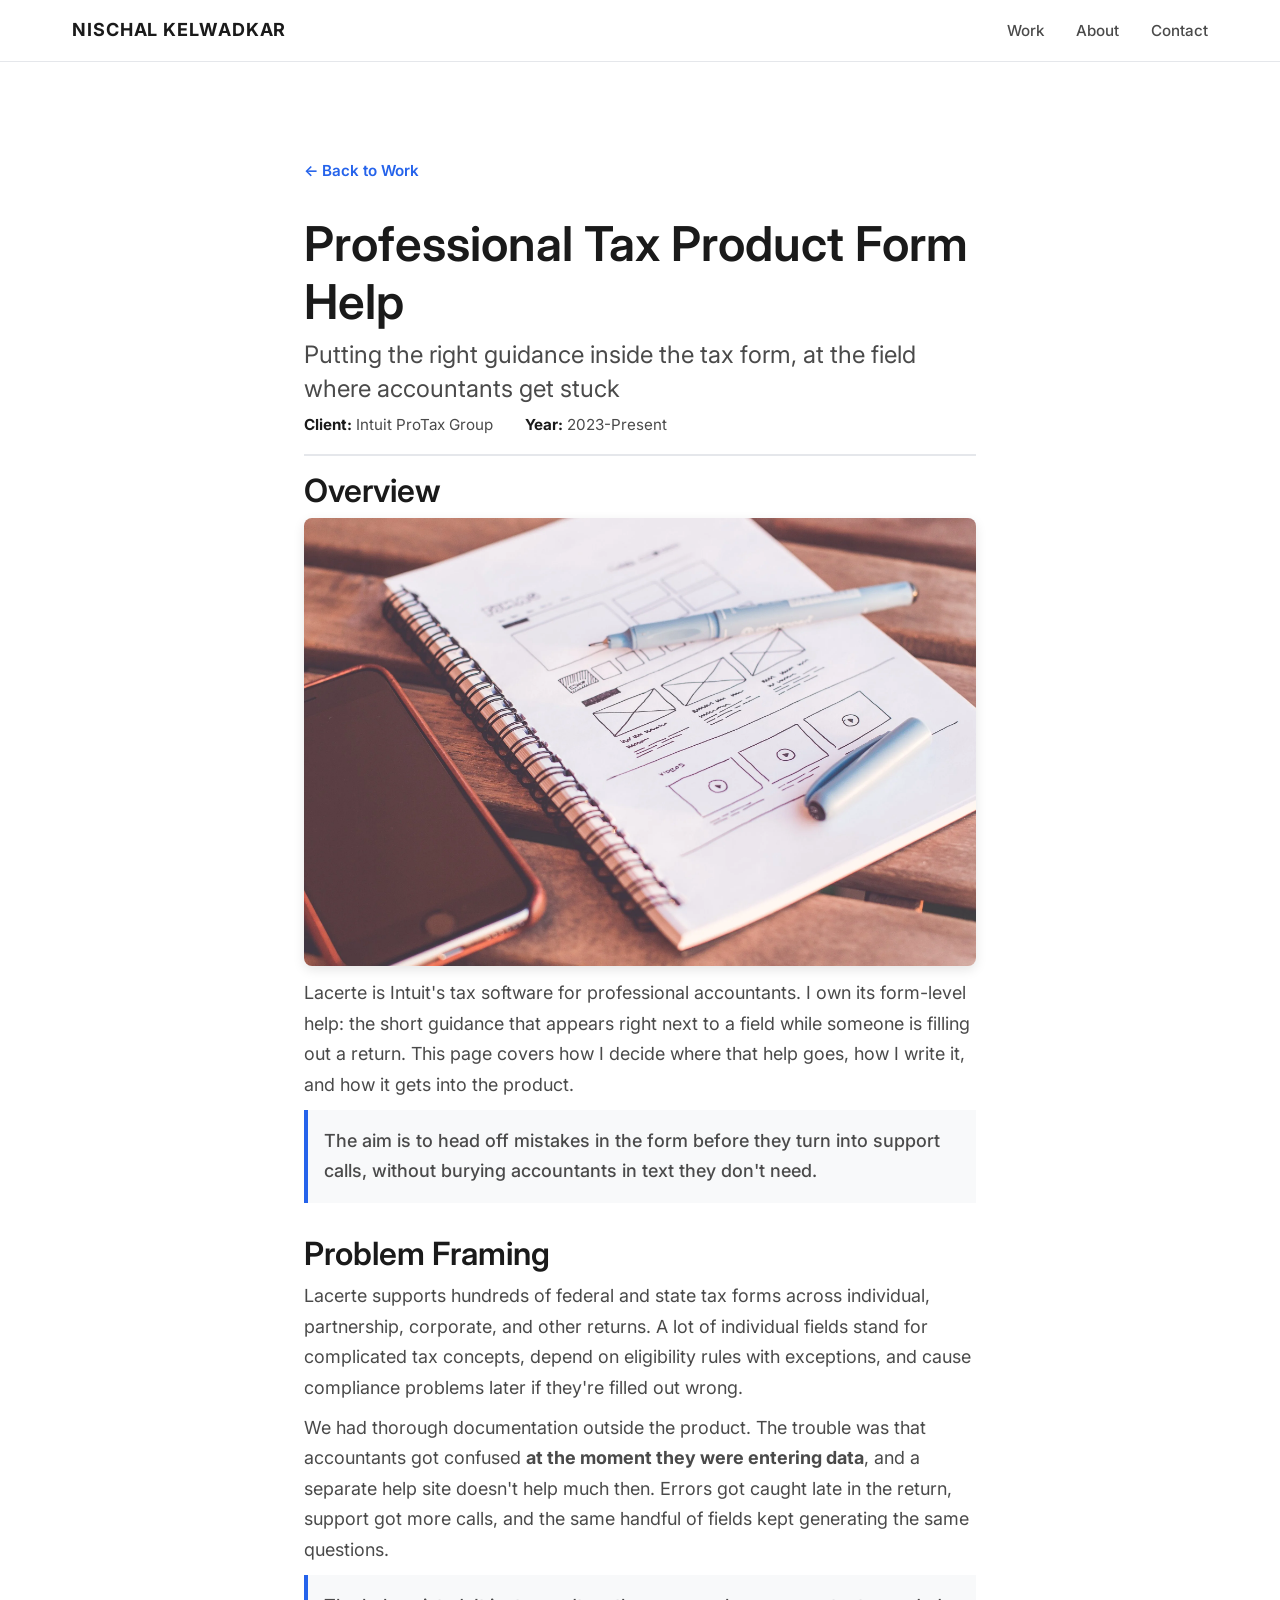
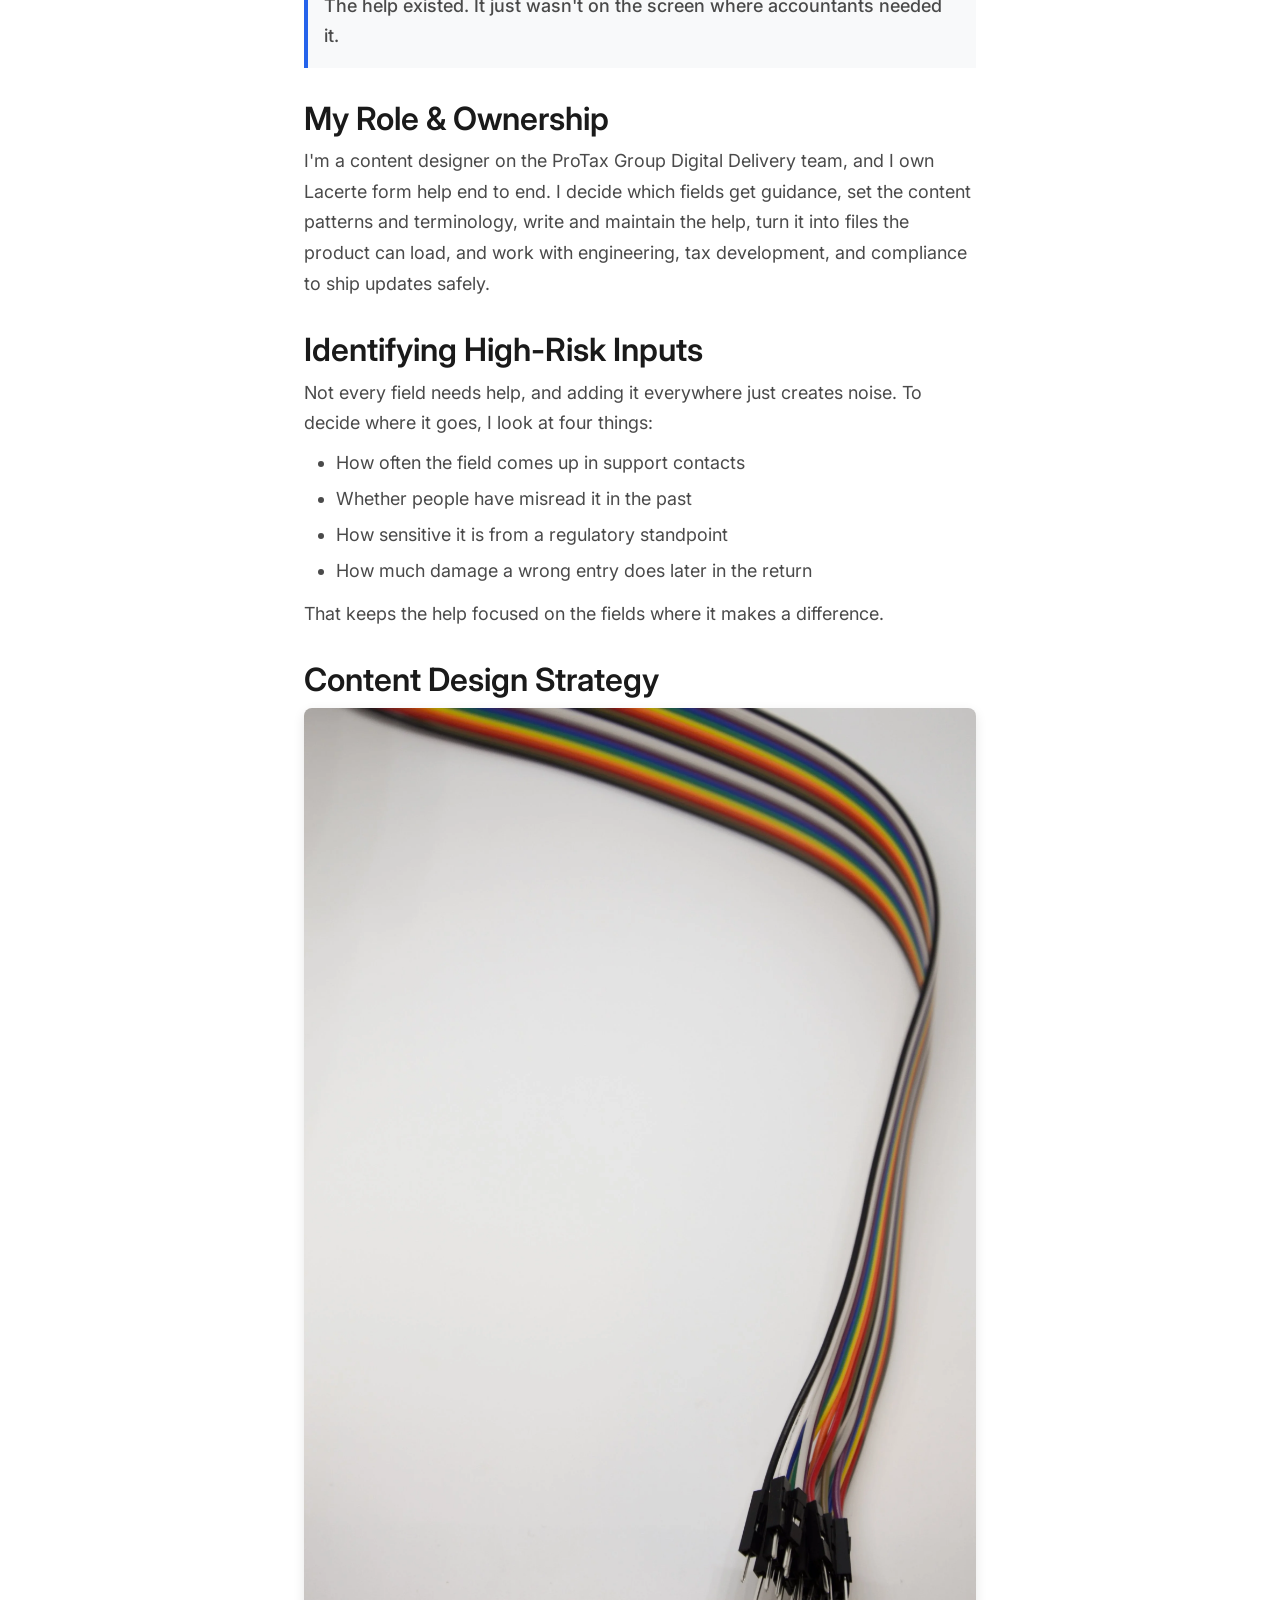
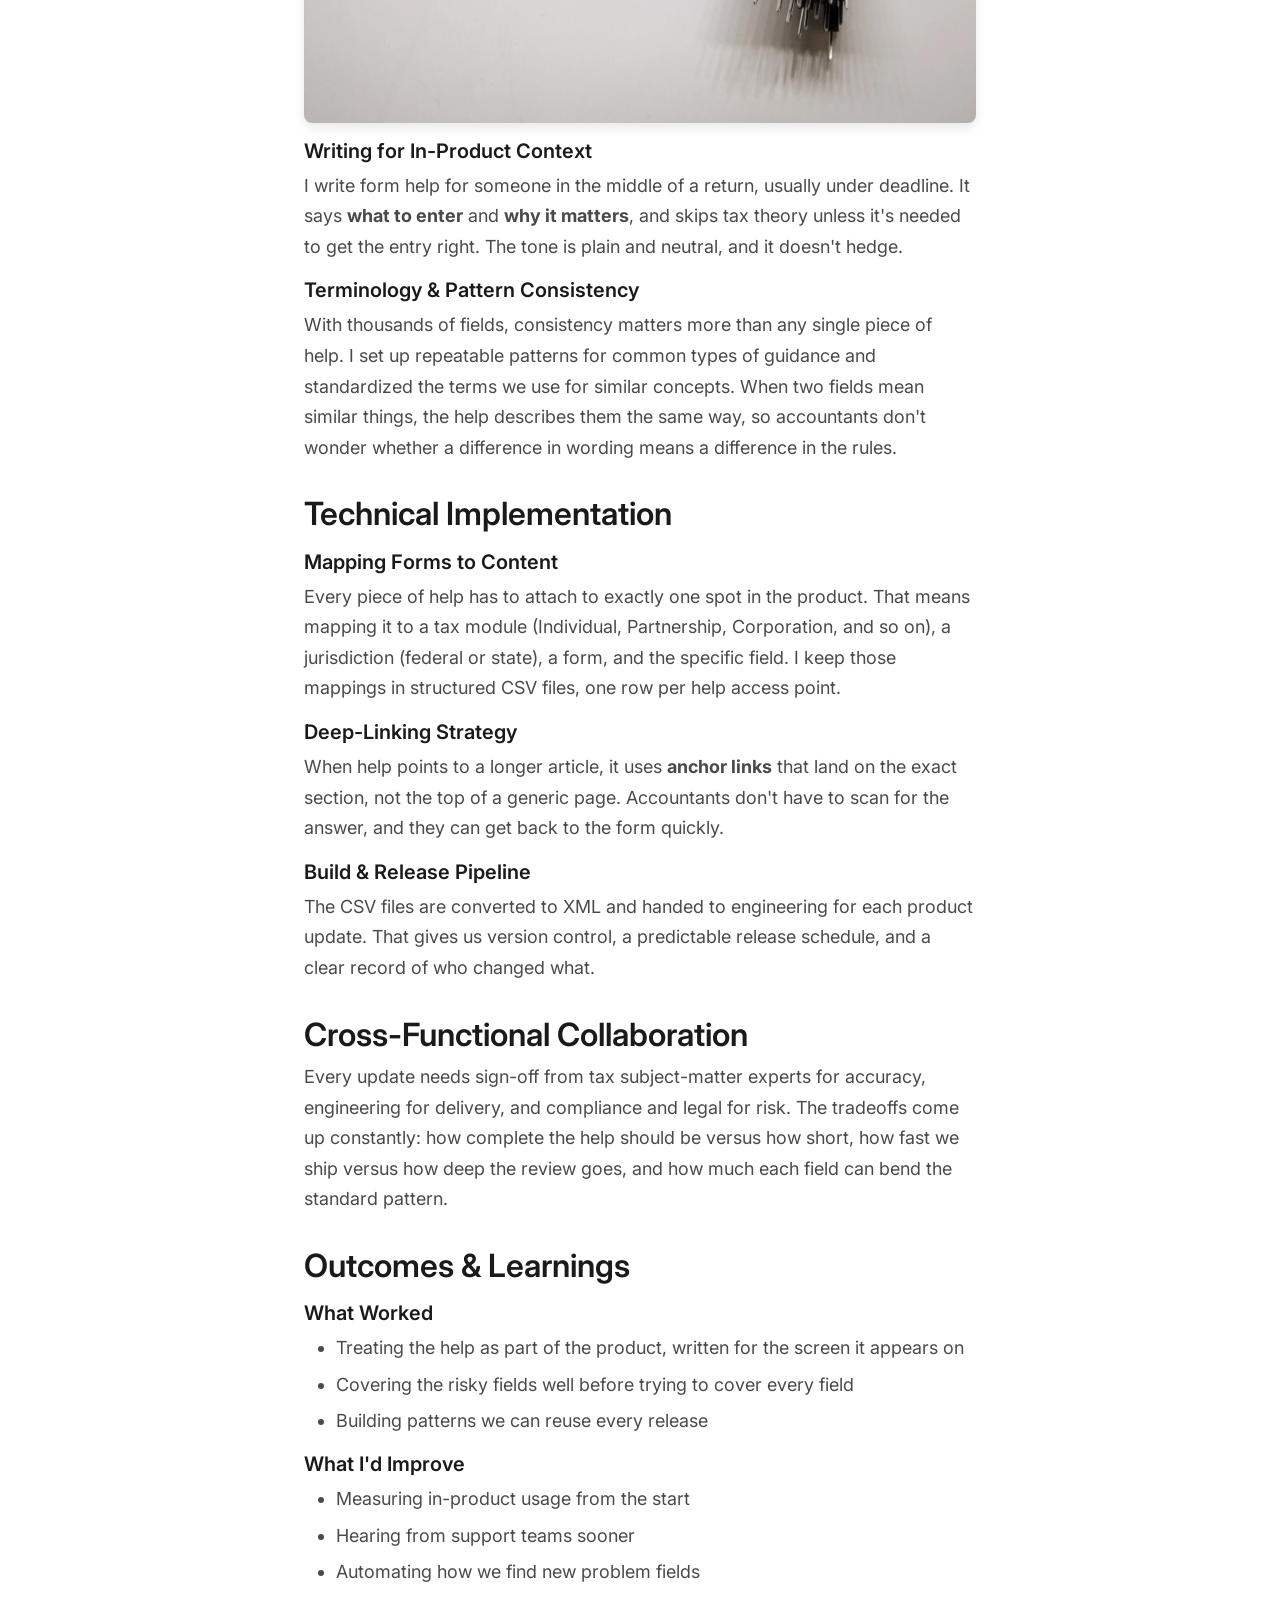
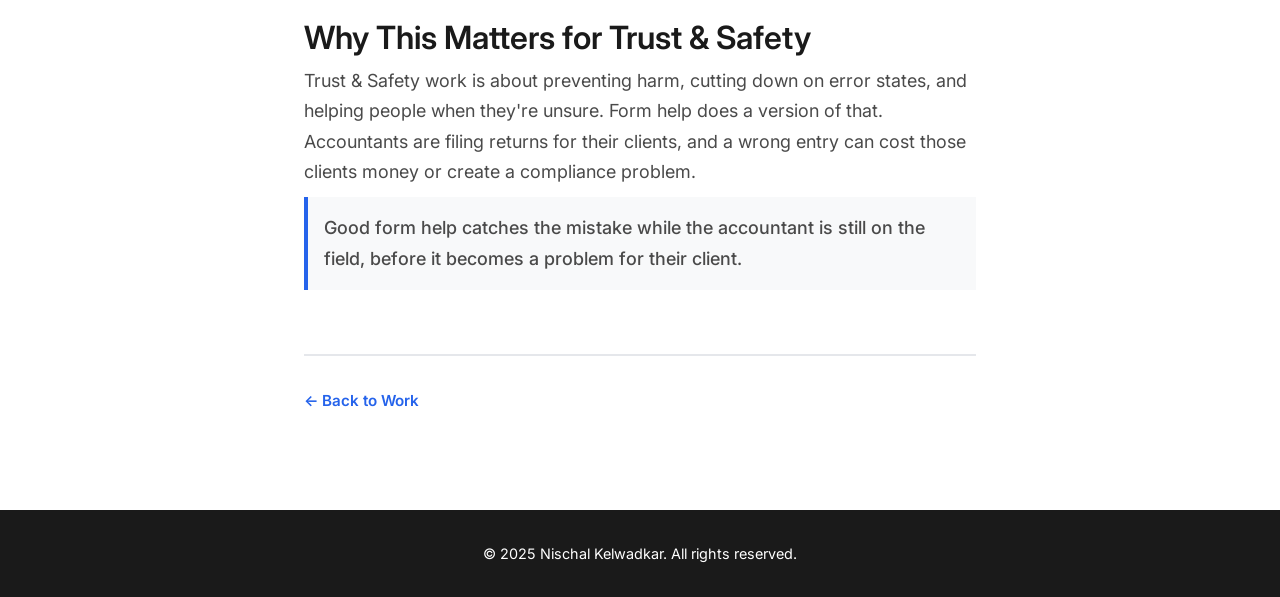
<file: projects/lacerte-forms-help.html>
<!DOCTYPE html>
<html lang="en">
<head>
    <meta charset="UTF-8">
    <meta name="viewport" content="width=device-width, initial-scale=1.0">
    <meta name="description" content="Professional Tax Product Form Help: field-level guidance inside Lacerte, Intuit's software for professional accountants">
    <title>Professional Tax Product Form Help - Nischal Kelwadkar</title>
    <link rel="stylesheet" href="../css/style.css">
    <link rel="stylesheet" href="../css/project.css">
    <link rel="preconnect" href="https://fonts.googleapis.com">
    <link rel="preconnect" href="https://fonts.gstatic.com" crossorigin>
    <link href="https://fonts.googleapis.com/css2?family=Inter:wght@300;400;500;600;700&display=swap" rel="stylesheet">
</head>
<body>
    <!-- Header/Nav -->
    <header class="header">
        <div class="container">
            <nav class="nav">
                <a href="../index.html" class="logo">NISCHAL KELWADKAR</a>
                <ul class="nav-links">
                    <li><a href="../index.html#work">Work</a></li>
                    <li><a href="../index.html#about">About</a></li>
                    <li><a href="../index.html#contact">Contact</a></li>
                </ul>
            </nav>
        </div>
    </header>

    <!-- Project Content -->
    <article class="project-page">
        <div class="container">
            <a href="../index.html#work" class="back-link">← Back to Work</a>

            <header class="project-header">
                <h1>Professional Tax Product Form Help</h1>
                <p class="project-subtitle">Putting the right guidance inside the tax form, at the field where accountants get stuck</p>
                <div class="project-meta">
                    <span class="meta-item"><strong>Client:</strong> Intuit ProTax Group</span>
                    <span class="meta-item"><strong>Year:</strong> 2023-Present</span>
                </div>
            </header>

            <section class="project-section">
                <h2>Overview</h2>
                <div class="project-hero-image">
                    <img src="../images/Wireframe notes.webp" alt="Design process wireframes" />
                </div>
                <p>Lacerte is Intuit's tax software for professional accountants. I own its form-level help: the short guidance that appears right next to a field while someone is filling out a return. This page covers how I decide where that help goes, how I write it, and how it gets into the product.</p>
                <p class="highlight">The aim is to head off mistakes in the form before they turn into support calls, without burying accountants in text they don't need.</p>
            </section>

            <section class="project-section">
                <h2>Problem Framing</h2>
                <p>Lacerte supports hundreds of federal and state tax forms across individual, partnership, corporate, and other returns. A lot of individual fields stand for complicated tax concepts, depend on eligibility rules with exceptions, and cause compliance problems later if they're filled out wrong.</p>
                <p>We had thorough documentation outside the product. The trouble was that accountants got confused <strong>at the moment they were entering data</strong>, and a separate help site doesn't help much then. Errors got caught late in the return, support got more calls, and the same handful of fields kept generating the same questions.</p>
                <p class="highlight">The help existed. It just wasn't on the screen where accountants needed it.</p>
            </section>

            <section class="project-section">
                <h2>My Role & Ownership</h2>
                <p>I'm a content designer on the ProTax Group Digital Delivery team, and I own Lacerte form help end to end. I decide which fields get guidance, set the content patterns and terminology, write and maintain the help, turn it into files the product can load, and work with engineering, tax development, and compliance to ship updates safely.</p>
            </section>

            <section class="project-section">
                <h2 id="identifying-high-risk">Identifying High-Risk Inputs</h2>
                <p>Not every field needs help, and adding it everywhere just creates noise. To decide where it goes, I look at four things:</p>
                <ul>
                    <li>How often the field comes up in support contacts</li>
                    <li>Whether people have misread it in the past</li>
                    <li>How sensitive it is from a regulatory standpoint</li>
                    <li>How much damage a wrong entry does later in the return</li>
                </ul>
                <p>That keeps the help focused on the fields where it makes a difference.</p>
            </section>

            <section class="project-section">
                <h2 id="content-design-strategy">Content Design Strategy</h2>

                <div class="project-hero-image">
                    <img src="../images/color wire.webp" alt="Structured content design approach" />
                </div>

                <h3 id="writing-in-product">Writing for In-Product Context</h3>
                <p>I write form help for someone in the middle of a return, usually under deadline. It says <strong>what to enter</strong> and <strong>why it matters</strong>, and skips tax theory unless it's needed to get the entry right. The tone is plain and neutral, and it doesn't hedge.</p>

                <h3 id="terminology">Terminology & Pattern Consistency</h3>
                <p>With thousands of fields, consistency matters more than any single piece of help. I set up repeatable patterns for common types of guidance and standardized the terms we use for similar concepts. When two fields mean similar things, the help describes them the same way, so accountants don't wonder whether a difference in wording means a difference in the rules.</p>
            </section>

            <section class="project-section">
                <h2 id="technical-implementation">Technical Implementation</h2>

                <h3>Mapping Forms to Content</h3>
                <p>Every piece of help has to attach to exactly one spot in the product. That means mapping it to a tax module (Individual, Partnership, Corporation, and so on), a jurisdiction (federal or state), a form, and the specific field. I keep those mappings in structured CSV files, one row per help access point.</p>

                <h3 id="deep-linking">Deep-Linking Strategy</h3>
                <p>When help points to a longer article, it uses <strong>anchor links</strong> that land on the exact section, not the top of a generic page. Accountants don't have to scan for the answer, and they can get back to the form quickly.</p>

                <h3 id="build-release">Build & Release Pipeline</h3>
                <p>The CSV files are converted to XML and handed to engineering for each product update. That gives us version control, a predictable release schedule, and a clear record of who changed what.</p>
            </section>

            <section class="project-section">
                <h2 id="cross-functional">Cross-Functional Collaboration</h2>
                <p>Every update needs sign-off from tax subject-matter experts for accuracy, engineering for delivery, and compliance and legal for risk. The tradeoffs come up constantly: how complete the help should be versus how short, how fast we ship versus how deep the review goes, and how much each field can bend the standard pattern.</p>
            </section>

            <section class="project-section">
                <h2>Outcomes & Learnings</h2>

                <h3>What Worked</h3>
                <ul>
                    <li>Treating the help as part of the product, written for the screen it appears on</li>
                    <li>Covering the risky fields well before trying to cover every field</li>
                    <li>Building patterns we can reuse every release</li>
                </ul>

                <h3>What I'd Improve</h3>
                <ul>
                    <li>Measuring in-product usage from the start</li>
                    <li>Hearing from support teams sooner</li>
                    <li>Automating how we find new problem fields</li>
                </ul>
            </section>

            <section class="project-section">
                <h2 id="trust-safety">Why This Matters for Trust & Safety</h2>
                <p>Trust & Safety work is about preventing harm, cutting down on error states, and helping people when they're unsure. Form help does a version of that. Accountants are filing returns for their clients, and a wrong entry can cost those clients money or create a compliance problem.</p>
                <p class="highlight">Good form help catches the mistake while the accountant is still on the field, before it becomes a problem for their client.</p>
            </section>

            <footer class="project-footer">
                <a href="../index.html#work" class="back-link-bottom">← Back to Work</a>
            </footer>
        </div>
    </article>

    <!-- Footer -->
    <footer class="footer">
        <div class="container">
            <p>&copy; 2025 Nischal Kelwadkar. All rights reserved.</p>
        </div>
    </footer>
</body>
</html>
</file>
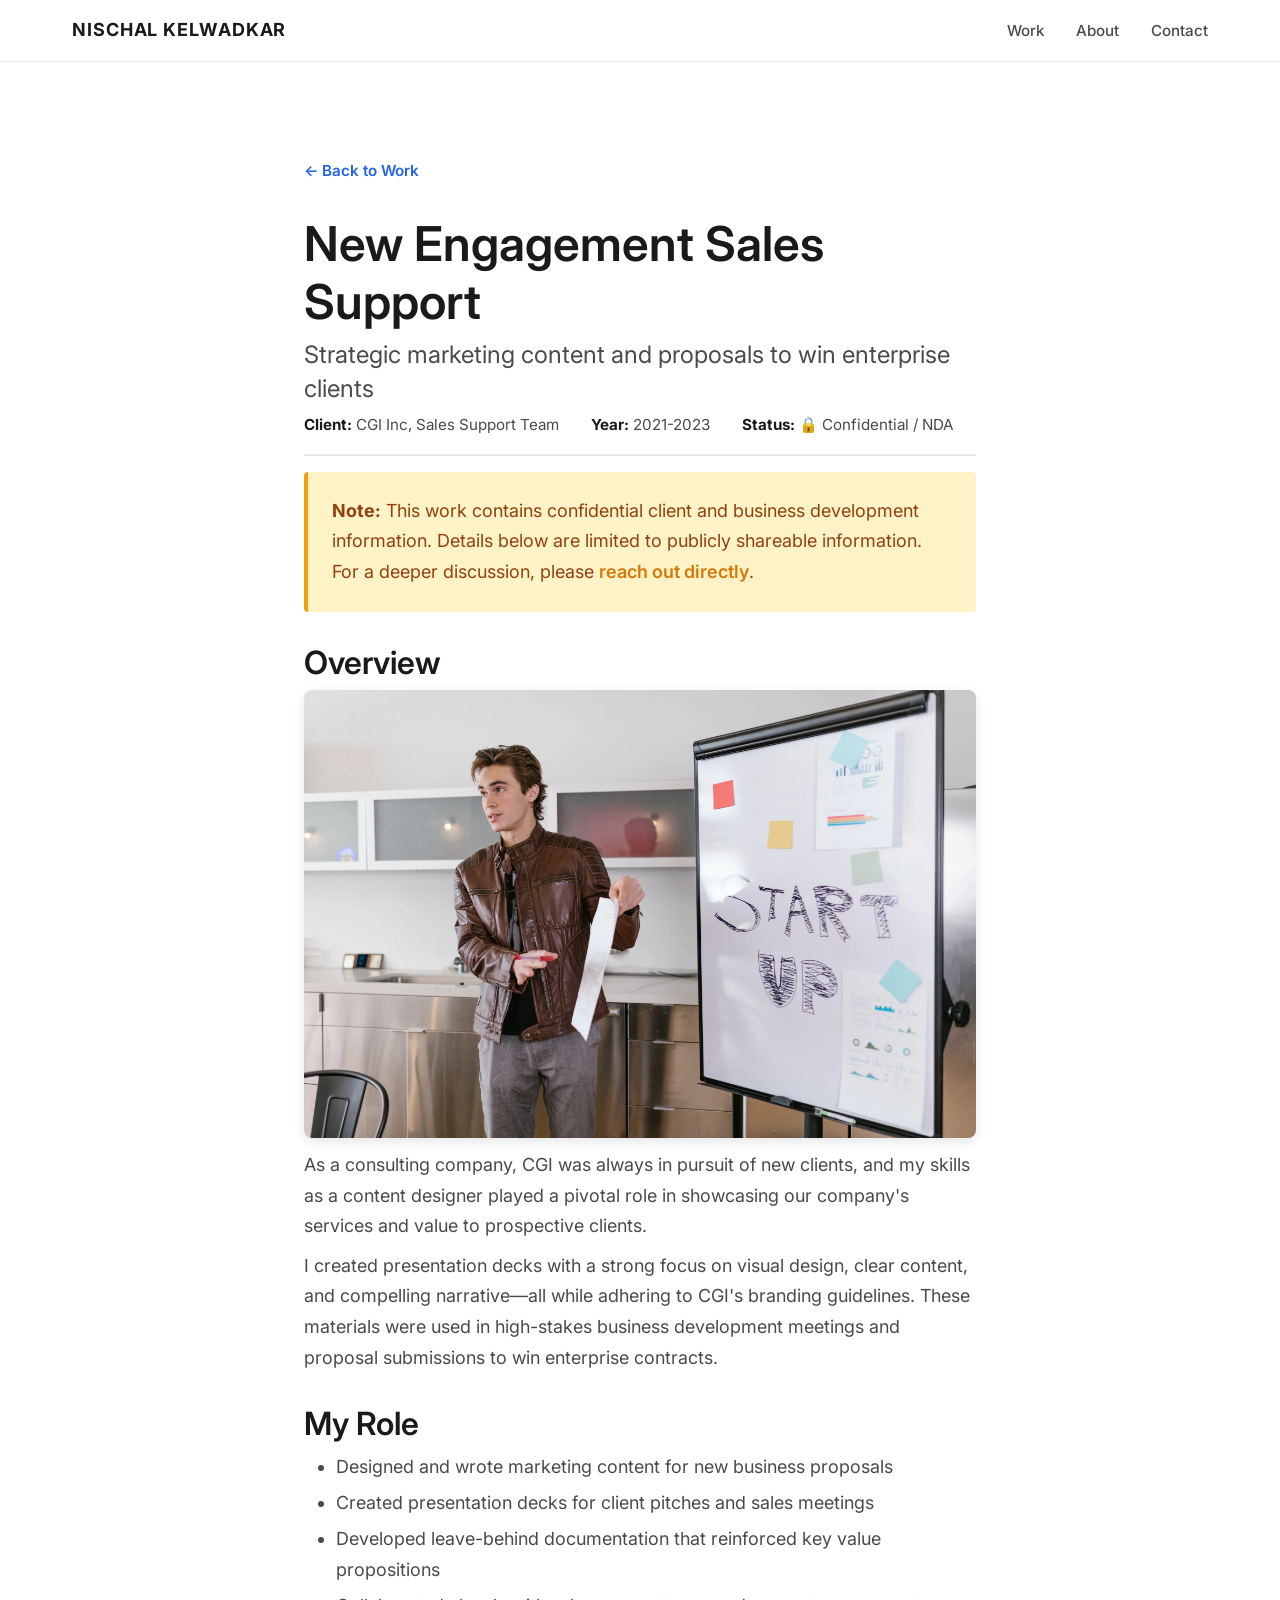
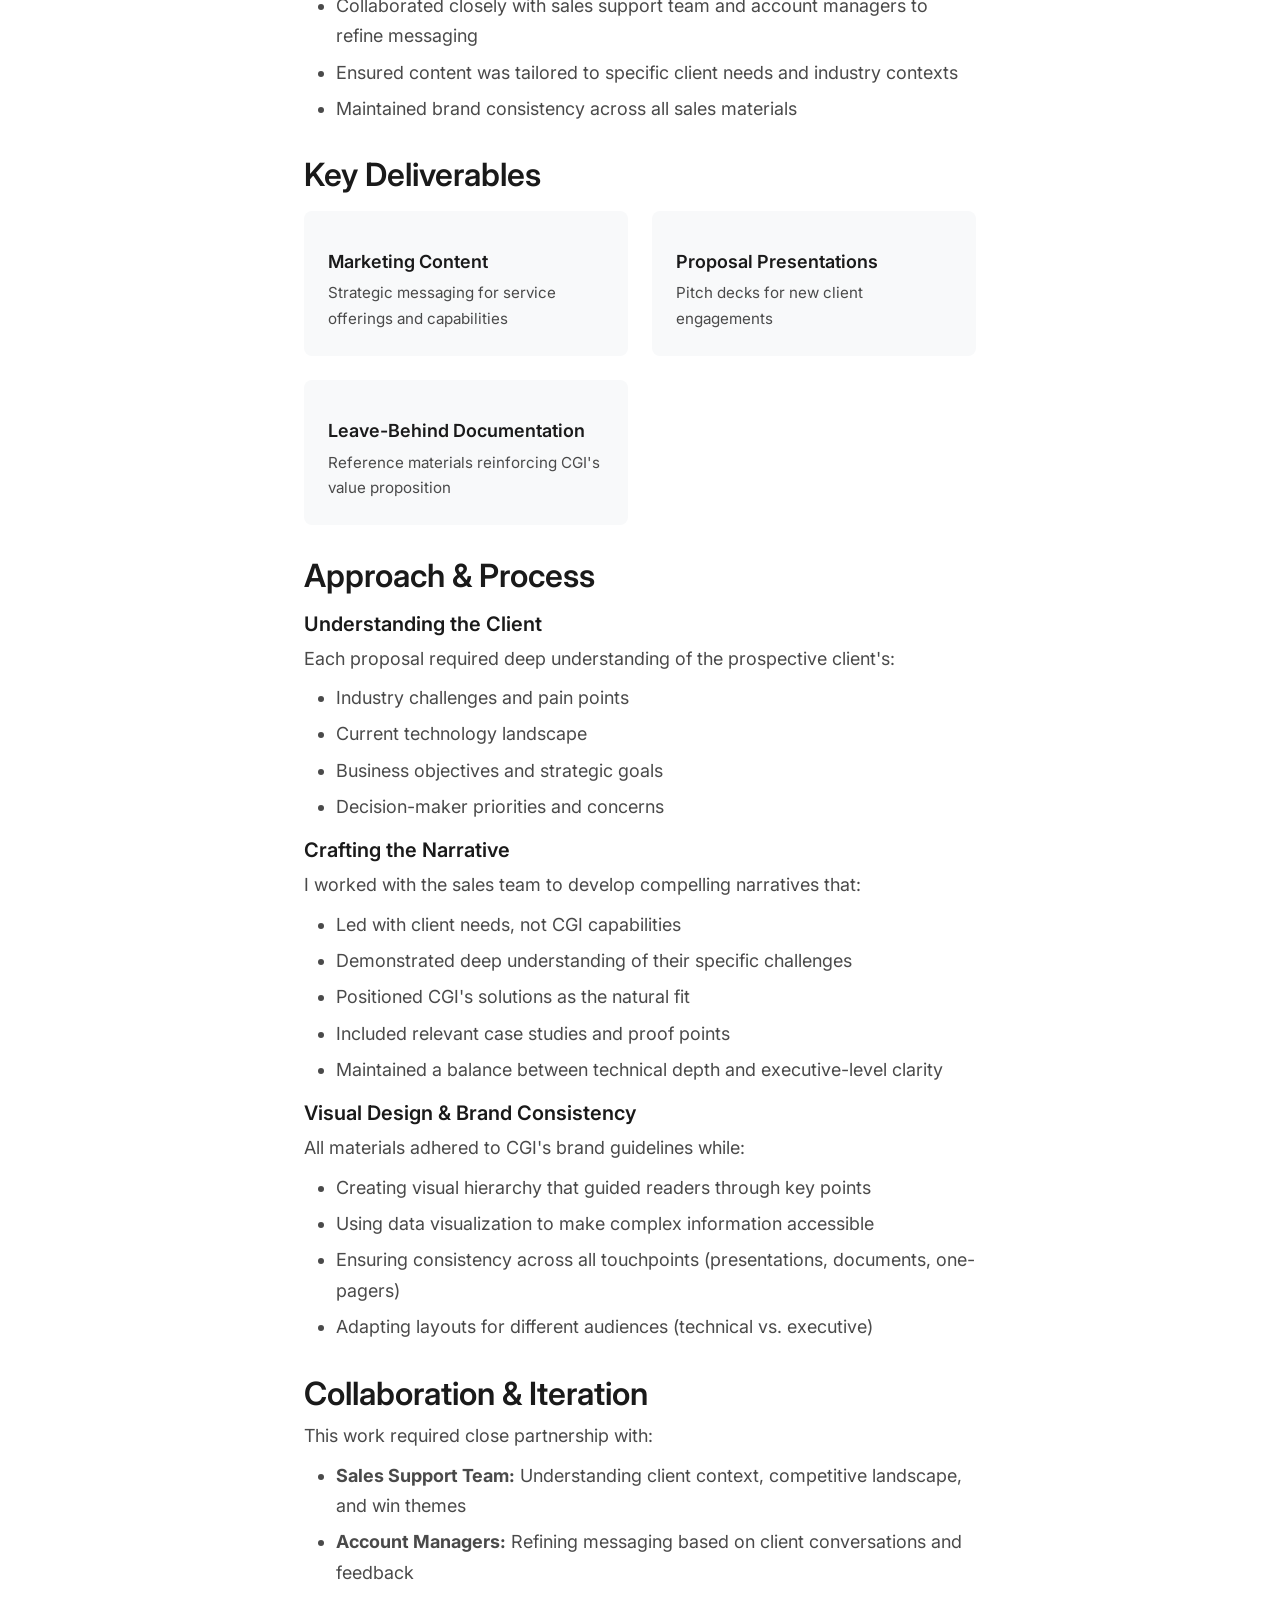
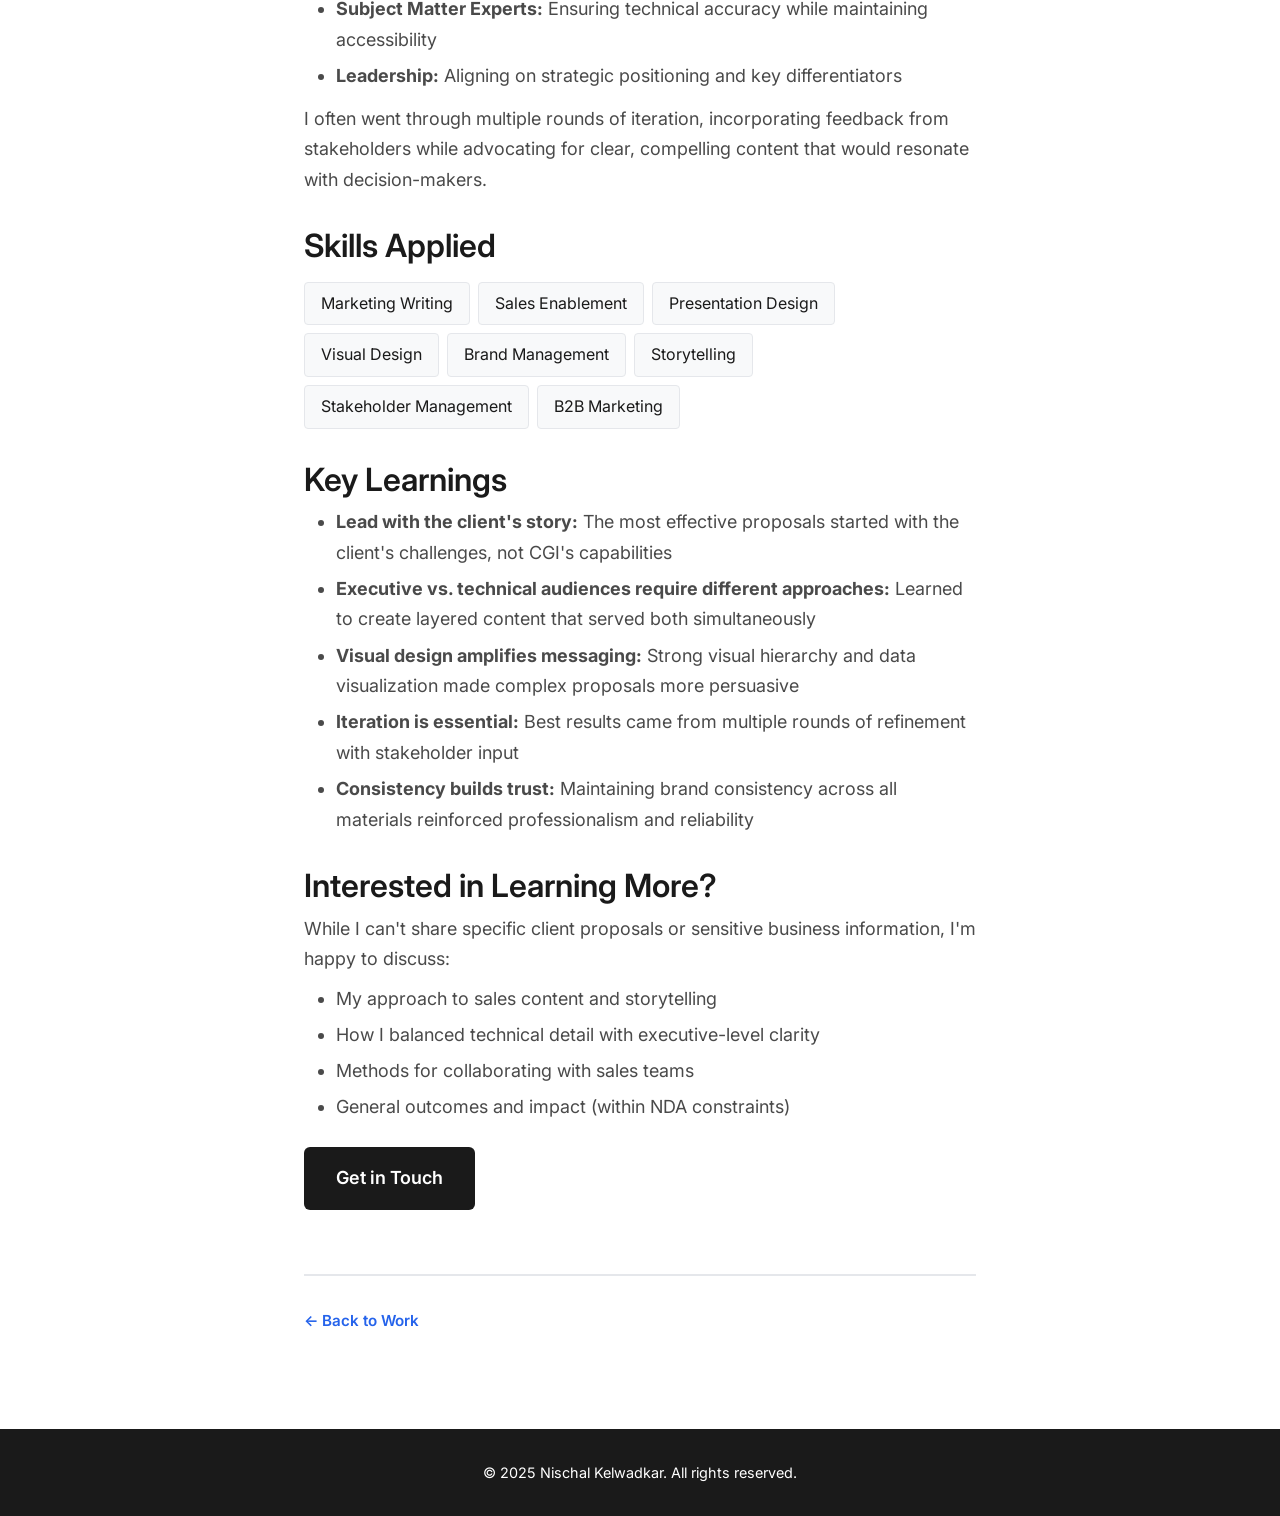
<file: projects/sales-support.html>
<!DOCTYPE html>
<html lang="en">
<head>
    <meta charset="UTF-8">
    <meta name="viewport" content="width=device-width, initial-scale=1.0">
    <meta name="description" content="New Engagement Sales Support - Marketing and proposal content for CGI">
    <title>New Engagement Sales Support - Nischal Kelwadkar</title>
    <link rel="stylesheet" href="../css/style.css">
    <link rel="stylesheet" href="../css/project.css">
    <link rel="preconnect" href="https://fonts.googleapis.com">
    <link rel="preconnect" href="https://fonts.gstatic.com" crossorigin>
    <link href="https://fonts.googleapis.com/css2?family=Inter:wght@300;400;500;600;700&display=swap" rel="stylesheet">
</head>
<body>
    <!-- Header/Nav -->
    <header class="header">
        <div class="container">
            <nav class="nav">
                <a href="../index.html" class="logo">NISCHAL KELWADKAR</a>
                <ul class="nav-links">
                    <li><a href="../index.html#work">Work</a></li>
                    <li><a href="../index.html#about">About</a></li>
                    <li><a href="../index.html#contact">Contact</a></li>
                </ul>
            </nav>
        </div>
    </header>

    <!-- Project Content -->
    <article class="project-page">
        <div class="container">
            <a href="../index.html#work" class="back-link">← Back to Work</a>
            
            <header class="project-header">
                <h1>New Engagement Sales Support</h1>
                <p class="project-subtitle">Strategic marketing content and proposals to win enterprise clients</p>
                <div class="project-meta">
                    <span class="meta-item"><strong>Client:</strong> CGI Inc, Sales Support Team</span>
                    <span class="meta-item"><strong>Year:</strong> 2021-2023</span>
                    <span class="meta-item"><strong>Status:</strong> 🔒 Confidential / NDA</span>
                </div>
            </header>

            <section class="project-section">
                <div style="background: #fef3c7; border-left: 4px solid #f59e0b; padding: 1.5rem; margin-bottom: 2rem; border-radius: 4px;">
                    <p style="margin: 0; color: #92400e;"><strong>Note:</strong> This work contains confidential client and business development information. Details below are limited to publicly shareable information. For a deeper discussion, please <a href="../contact.html" style="color: #d97706; font-weight: 600;">reach out directly</a>.</p>
                </div>
            </section>

            <section class="project-section">
                <h2>Overview</h2>
                <div class="project-hero-image">
                    <img src="../images/man doing presentation.webp" alt="Business presentation" />
                </div>
                <p>As a consulting company, CGI was always in pursuit of new clients, and my skills as a content designer played a pivotal role in showcasing our company's services and value to prospective clients.</p>
                <p>I created presentation decks with a strong focus on visual design, clear content, and compelling narrative—all while adhering to CGI's branding guidelines. These materials were used in high-stakes business development meetings and proposal submissions to win enterprise contracts.</p>
            </section>

            <section class="project-section">
                <h2>My Role</h2>
                <ul>
                    <li>Designed and wrote marketing content for new business proposals</li>
                    <li>Created presentation decks for client pitches and sales meetings</li>
                    <li>Developed leave-behind documentation that reinforced key value propositions</li>
                    <li>Collaborated closely with sales support team and account managers to refine messaging</li>
                    <li>Ensured content was tailored to specific client needs and industry contexts</li>
                    <li>Maintained brand consistency across all sales materials</li>
                </ul>
            </section>

            <section class="project-section">
                <h2>Key Deliverables</h2>
                <div style="display: grid; grid-template-columns: repeat(auto-fit, minmax(250px, 1fr)); gap: 1.5rem; margin-top: 1rem;">
                    <div style="background: var(--color-bg-alt); padding: 1.5rem; border-radius: 8px;">
                        <h3 style="font-size: 1.125rem; margin-bottom: 0.5rem;">Marketing Content</h3>
                        <p style="margin: 0; color: var(--color-secondary); font-size: 0.95rem;">Strategic messaging for service offerings and capabilities</p>
                    </div>
                    <div style="background: var(--color-bg-alt); padding: 1.5rem; border-radius: 8px;">
                        <h3 style="font-size: 1.125rem; margin-bottom: 0.5rem;">Proposal Presentations</h3>
                        <p style="margin: 0; color: var(--color-secondary); font-size: 0.95rem;">Pitch decks for new client engagements</p>
                    </div>
                    <div style="background: var(--color-bg-alt); padding: 1.5rem; border-radius: 8px;">
                        <h3 style="font-size: 1.125rem; margin-bottom: 0.5rem;">Leave-Behind Documentation</h3>
                        <p style="margin: 0; color: var(--color-secondary); font-size: 0.95rem;">Reference materials reinforcing CGI's value proposition</p>
                    </div>
                </div>
            </section>

            <section class="project-section">
                <h2>Approach & Process</h2>
                
                <h3>Understanding the Client</h3>
                <p>Each proposal required deep understanding of the prospective client's:</p>
                <ul>
                    <li>Industry challenges and pain points</li>
                    <li>Current technology landscape</li>
                    <li>Business objectives and strategic goals</li>
                    <li>Decision-maker priorities and concerns</li>
                </ul>

                <h3>Crafting the Narrative</h3>
                <p>I worked with the sales team to develop compelling narratives that:</p>
                <ul>
                    <li>Led with client needs, not CGI capabilities</li>
                    <li>Demonstrated deep understanding of their specific challenges</li>
                    <li>Positioned CGI's solutions as the natural fit</li>
                    <li>Included relevant case studies and proof points</li>
                    <li>Maintained a balance between technical depth and executive-level clarity</li>
                </ul>

                <h3>Visual Design & Brand Consistency</h3>
                <p>All materials adhered to CGI's brand guidelines while:</p>
                <ul>
                    <li>Creating visual hierarchy that guided readers through key points</li>
                    <li>Using data visualization to make complex information accessible</li>
                    <li>Ensuring consistency across all touchpoints (presentations, documents, one-pagers)</li>
                    <li>Adapting layouts for different audiences (technical vs. executive)</li>
                </ul>
            </section>

            <section class="project-section">
                <h2>Collaboration & Iteration</h2>
                <p>This work required close partnership with:</p>
                <ul>
                    <li><strong>Sales Support Team:</strong> Understanding client context, competitive landscape, and win themes</li>
                    <li><strong>Account Managers:</strong> Refining messaging based on client conversations and feedback</li>
                    <li><strong>Subject Matter Experts:</strong> Ensuring technical accuracy while maintaining accessibility</li>
                    <li><strong>Leadership:</strong> Aligning on strategic positioning and key differentiators</li>
                </ul>
                <p>I often went through multiple rounds of iteration, incorporating feedback from stakeholders while advocating for clear, compelling content that would resonate with decision-makers.</p>
            </section>

            <section class="project-section">
                <h2>Skills Applied</h2>
                <div style="display: flex; flex-wrap: wrap; gap: 0.5rem; margin-top: 1rem;">
                    <span style="background: var(--color-bg-alt); padding: 0.5rem 1rem; border-radius: 4px; border: 1px solid var(--color-border);">Marketing Writing</span>
                    <span style="background: var(--color-bg-alt); padding: 0.5rem 1rem; border-radius: 4px; border: 1px solid var(--color-border);">Sales Enablement</span>
                    <span style="background: var(--color-bg-alt); padding: 0.5rem 1rem; border-radius: 4px; border: 1px solid var(--color-border);">Presentation Design</span>
                    <span style="background: var(--color-bg-alt); padding: 0.5rem 1rem; border-radius: 4px; border: 1px solid var(--color-border);">Visual Design</span>
                    <span style="background: var(--color-bg-alt); padding: 0.5rem 1rem; border-radius: 4px; border: 1px solid var(--color-border);">Brand Management</span>
                    <span style="background: var(--color-bg-alt); padding: 0.5rem 1rem; border-radius: 4px; border: 1px solid var(--color-border);">Storytelling</span>
                    <span style="background: var(--color-bg-alt); padding: 0.5rem 1rem; border-radius: 4px; border: 1px solid var(--color-border);">Stakeholder Management</span>
                    <span style="background: var(--color-bg-alt); padding: 0.5rem 1rem; border-radius: 4px; border: 1px solid var(--color-border);">B2B Marketing</span>
                </div>
            </section>

            <section class="project-section">
                <h2>Key Learnings</h2>
                <ul>
                    <li><strong>Lead with the client's story:</strong> The most effective proposals started with the client's challenges, not CGI's capabilities</li>
                    <li><strong>Executive vs. technical audiences require different approaches:</strong> Learned to create layered content that served both simultaneously</li>
                    <li><strong>Visual design amplifies messaging:</strong> Strong visual hierarchy and data visualization made complex proposals more persuasive</li>
                    <li><strong>Iteration is essential:</strong> Best results came from multiple rounds of refinement with stakeholder input</li>
                    <li><strong>Consistency builds trust:</strong> Maintaining brand consistency across all materials reinforced professionalism and reliability</li>
                </ul>
            </section>

            <section class="project-section">
                <h2>Interested in Learning More?</h2>
                <p>While I can't share specific client proposals or sensitive business information, I'm happy to discuss:</p>
                <ul>
                    <li>My approach to sales content and storytelling</li>
                    <li>How I balanced technical detail with executive-level clarity</li>
                    <li>Methods for collaborating with sales teams</li>
                    <li>General outcomes and impact (within NDA constraints)</li>
                </ul>
                <p style="margin-top: 1.5rem;">
                    <a href="../contact.html" class="cta-button" style="display: inline-block;">Get in Touch</a>
                </p>
            </section>

            <footer class="project-footer">
                <a href="../index.html#work" class="back-link-bottom">← Back to Work</a>
            </footer>
        </div>
    </article>

    <!-- Footer -->
    <footer class="footer">
        <div class="container">
            <p>&copy; 2025 Nischal Kelwadkar. All rights reserved.</p>
        </div>
    </footer>
</body>
</html>
</file>
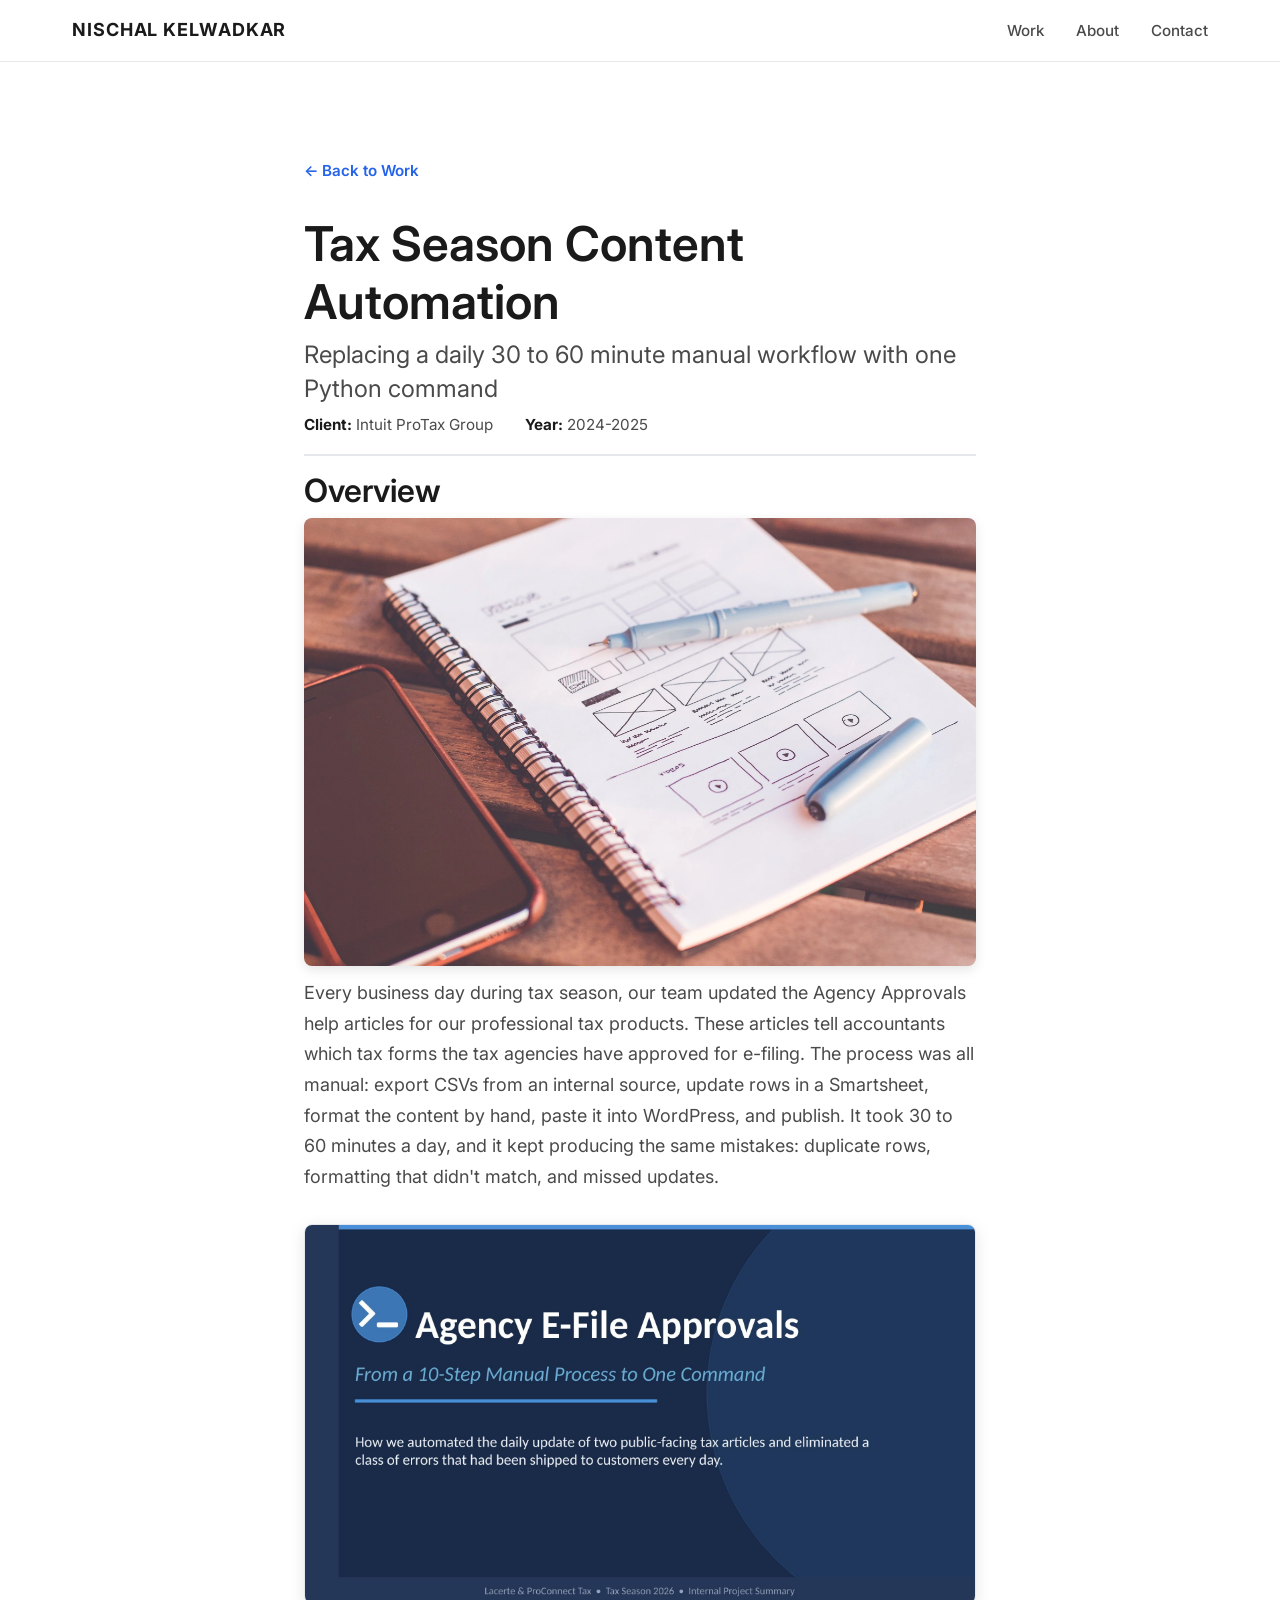
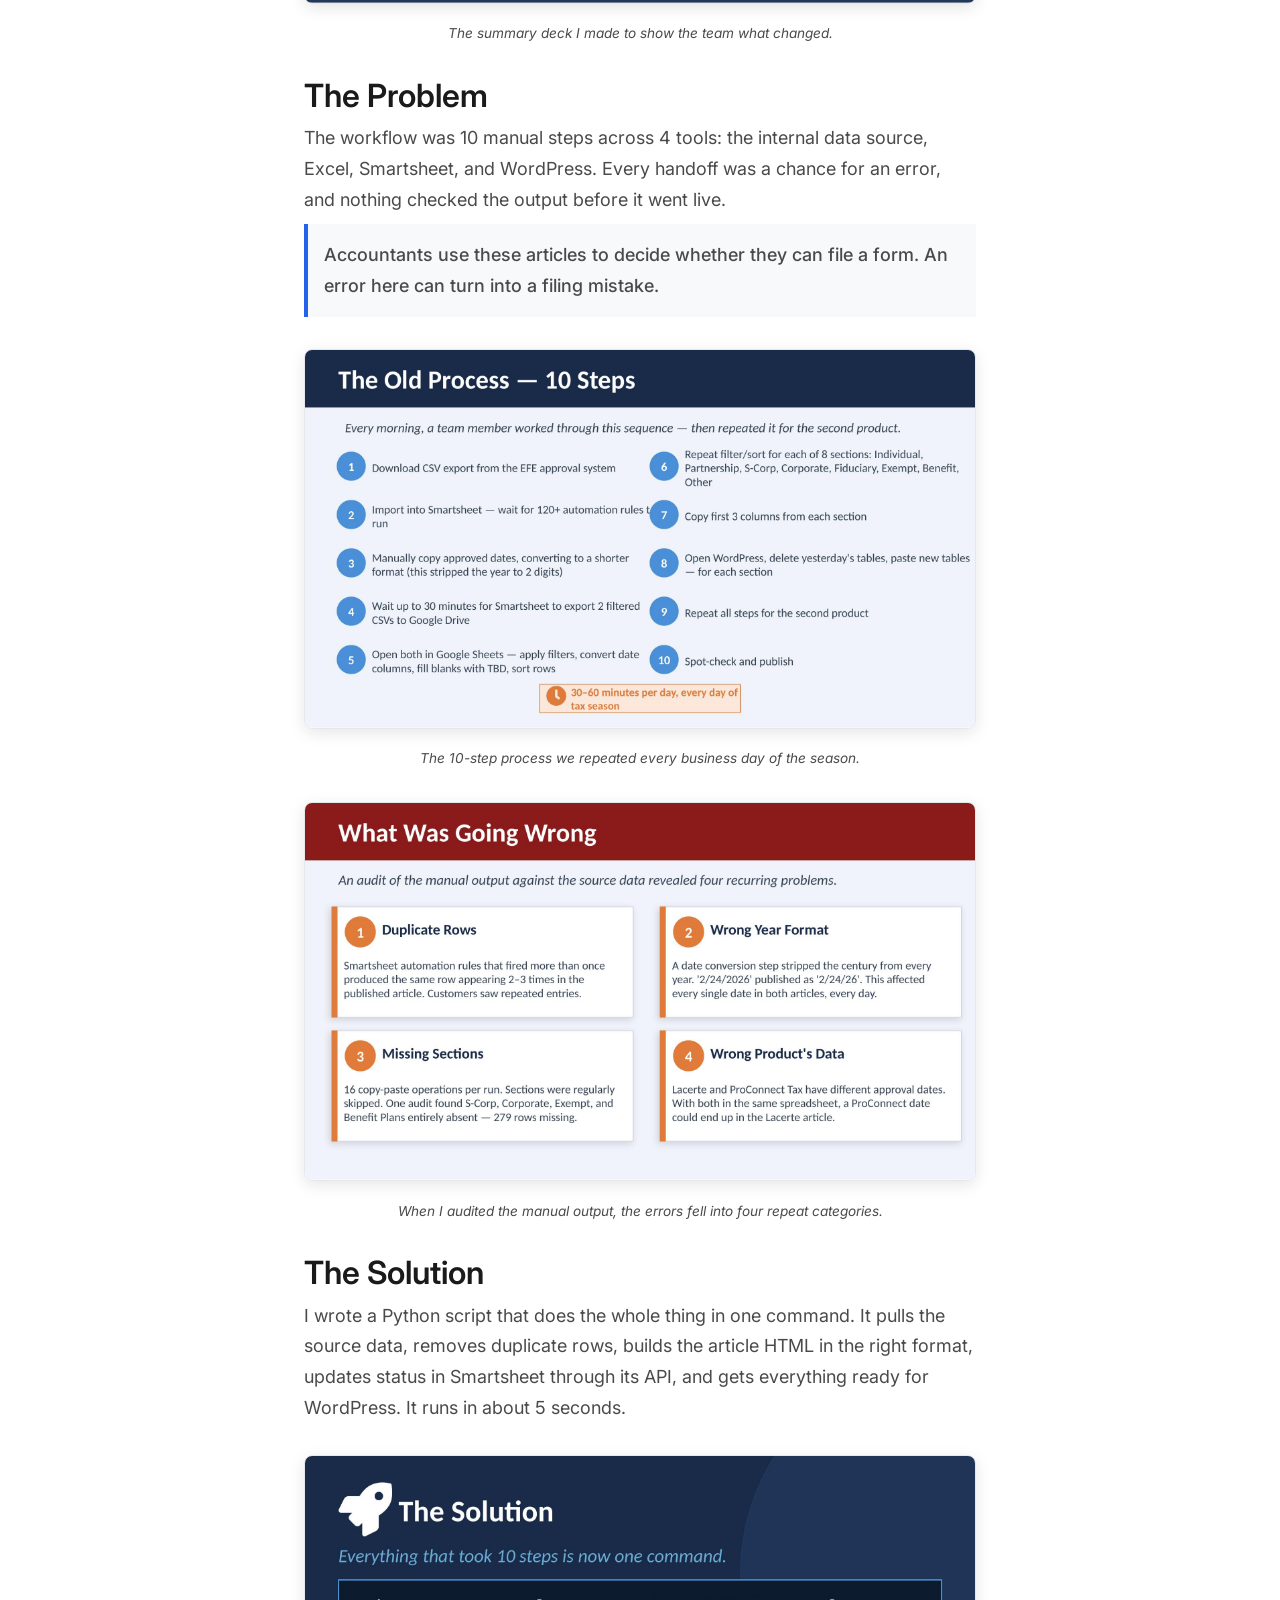
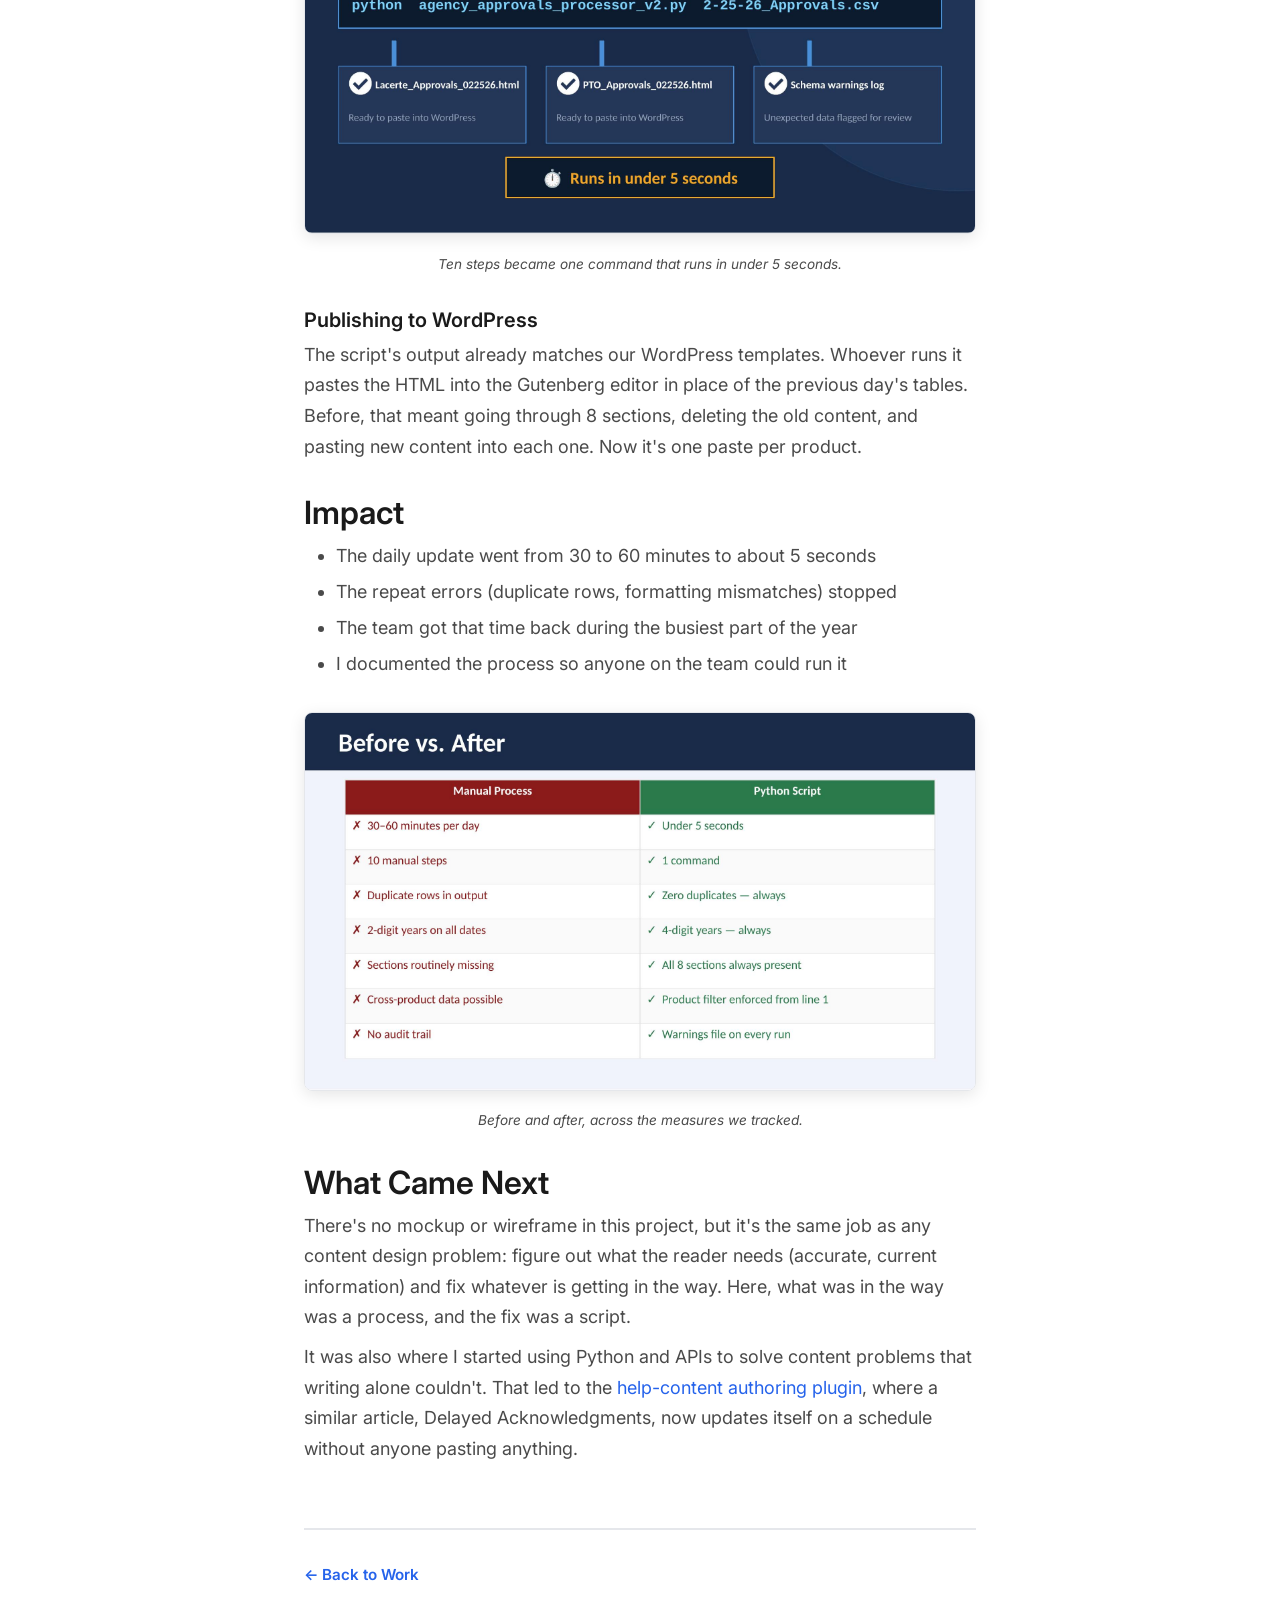
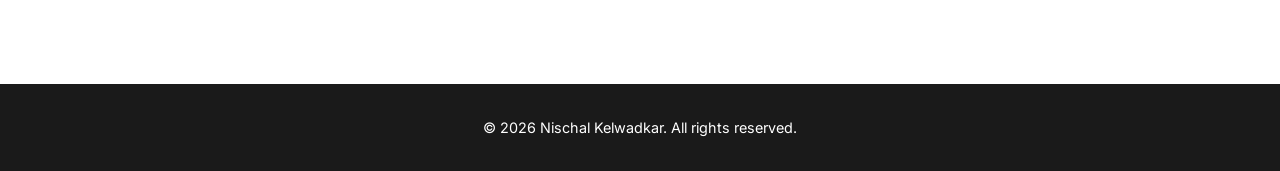
<file: projects/tax-season-automation.html>
<!DOCTYPE html>
<html lang="en">
<head>
    <meta charset="UTF-8">
    <meta name="viewport" content="width=device-width, initial-scale=1.0">
    <meta name="description" content="Tax Season Content Automation: replacing a daily 30 to 60 minute manual workflow with one Python command">
    <title>Tax Season Content Automation - Nischal Kelwadkar</title>
    <link rel="stylesheet" href="../css/style.css">
    <link rel="stylesheet" href="../css/project.css">
    <link rel="preconnect" href="https://fonts.googleapis.com">
    <link rel="preconnect" href="https://fonts.gstatic.com" crossorigin>
    <link href="https://fonts.googleapis.com/css2?family=Inter:wght@300;400;500;600;700&display=swap" rel="stylesheet">
</head>
<body>
    <!-- Header/Nav -->
    <header class="header">
        <div class="container">
            <nav class="nav">
                <a href="../index.html" class="logo">NISCHAL KELWADKAR</a>
                <ul class="nav-links">
                    <li><a href="../index.html#work">Work</a></li>
                    <li><a href="../index.html#about">About</a></li>
                    <li><a href="../index.html#contact">Contact</a></li>
                </ul>
            </nav>
        </div>
    </header>

    <!-- Project Content -->
    <article class="project-page">
        <div class="container">
            <a href="../index.html#work" class="back-link">← Back to Work</a>

            <header class="project-header">
                <h1>Tax Season Content Automation</h1>
                <p class="project-subtitle">Replacing a daily 30 to 60 minute manual workflow with one Python command</p>
                <div class="project-meta">
                    <span class="meta-item"><strong>Client:</strong> Intuit ProTax Group</span>
                    <span class="meta-item"><strong>Year:</strong> 2024-2025</span>
                </div>
            </header>

            <section class="project-section">
                <h2>Overview</h2>
                <div class="project-hero-image">
                    <img src="../images/Wireframe notes.webp" alt="Planning notes for the automation" />
                </div>
                <p>Every business day during tax season, our team updated the Agency Approvals help articles for our professional tax products. These articles tell accountants which tax forms the tax agencies have approved for e-filing. The process was all manual: export CSVs from an internal source, update rows in a Smartsheet, format the content by hand, paste it into WordPress, and publish. It took 30 to 60 minutes a day, and it kept producing the same mistakes: duplicate rows, formatting that didn't match, and missed updates.</p>
                <figure class="project-figure">
                    <img src="../images/automation-title.jpg" alt="Agency E-File Approvals: from a 10-step manual process to one command" class="project-img" />
                    <figcaption>The summary deck I made to show the team what changed.</figcaption>
                </figure>
            </section>

            <section class="project-section">
                <h2>The Problem</h2>
                <p>The workflow was 10 manual steps across 4 tools: the internal data source, Excel, Smartsheet, and WordPress. Every handoff was a chance for an error, and nothing checked the output before it went live.</p>
                <p class="highlight">Accountants use these articles to decide whether they can file a form. An error here can turn into a filing mistake.</p>
                <figure class="project-figure">
                    <img src="../images/automation-old-process.jpg" alt="The old process: 10 manual steps every business day during tax season" class="project-img" />
                    <figcaption>The 10-step process we repeated every business day of the season.</figcaption>
                </figure>
                <figure class="project-figure">
                    <img src="../images/automation-errors.jpg" alt="Four recurring error types found during audit: duplicate rows, wrong year format, missing sections, wrong product data" class="project-img" />
                    <figcaption>When I audited the manual output, the errors fell into four repeat categories.</figcaption>
                </figure>
            </section>

            <section class="project-section">
                <h2 id="python-solution">The Solution</h2>
                <p>I wrote a Python script that does the whole thing in one command. It pulls the source data, removes duplicate rows, builds the article HTML in the right format, updates status in Smartsheet through its API, and gets everything ready for WordPress. It runs in about 5 seconds.</p>
                <figure class="project-figure">
                    <img src="../images/automation-solution.jpg" alt="One Python command produces two ready-to-publish HTML files and a schema warnings log in under 5 seconds" class="project-img" />
                    <figcaption>Ten steps became one command that runs in under 5 seconds.</figcaption>
                </figure>
                <h3 id="wordpress-publishing">Publishing to WordPress</h3>
                <p>The script's output already matches our WordPress templates. Whoever runs it pastes the HTML into the Gutenberg editor in place of the previous day's tables. Before, that meant going through 8 sections, deleting the old content, and pasting new content into each one. Now it's one paste per product.</p>
            </section>

            <section class="project-section">
                <h2 id="impact">Impact</h2>
                <ul>
                    <li>The daily update went from 30 to 60 minutes to about 5 seconds</li>
                    <li>The repeat errors (duplicate rows, formatting mismatches) stopped</li>
                    <li>The team got that time back during the busiest part of the year</li>
                    <li>I documented the process so anyone on the team could run it</li>
                </ul>
                <figure class="project-figure">
                    <img src="../images/automation-before-after.jpg" alt="Before and after comparison across 7 measures" class="project-img" />
                    <figcaption>Before and after, across the measures we tracked.</figcaption>
                </figure>
            </section>

            <section class="project-section">
                <h2 id="what-this-demonstrates">What Came Next</h2>
                <p>There's no mockup or wireframe in this project, but it's the same job as any content design problem: figure out what the reader needs (accurate, current information) and fix whatever is getting in the way. Here, what was in the way was a process, and the fix was a script.</p>
                <p>It was also where I started using Python and APIs to solve content problems that writing alone couldn't. That led to the <a href="authoring-plugin.html">help-content authoring plugin</a>, where a similar article, Delayed Acknowledgments, now updates itself on a schedule without anyone pasting anything.</p>
            </section>

            <footer class="project-footer">
                <a href="../index.html#work" class="back-link-bottom">← Back to Work</a>
            </footer>
        </div>
    </article>

    <!-- Footer -->
    <footer class="footer">
        <div class="container">
            <p>&copy; 2026 Nischal Kelwadkar. All rights reserved.</p>
        </div>
    </footer>
</body>
</html>
</file>
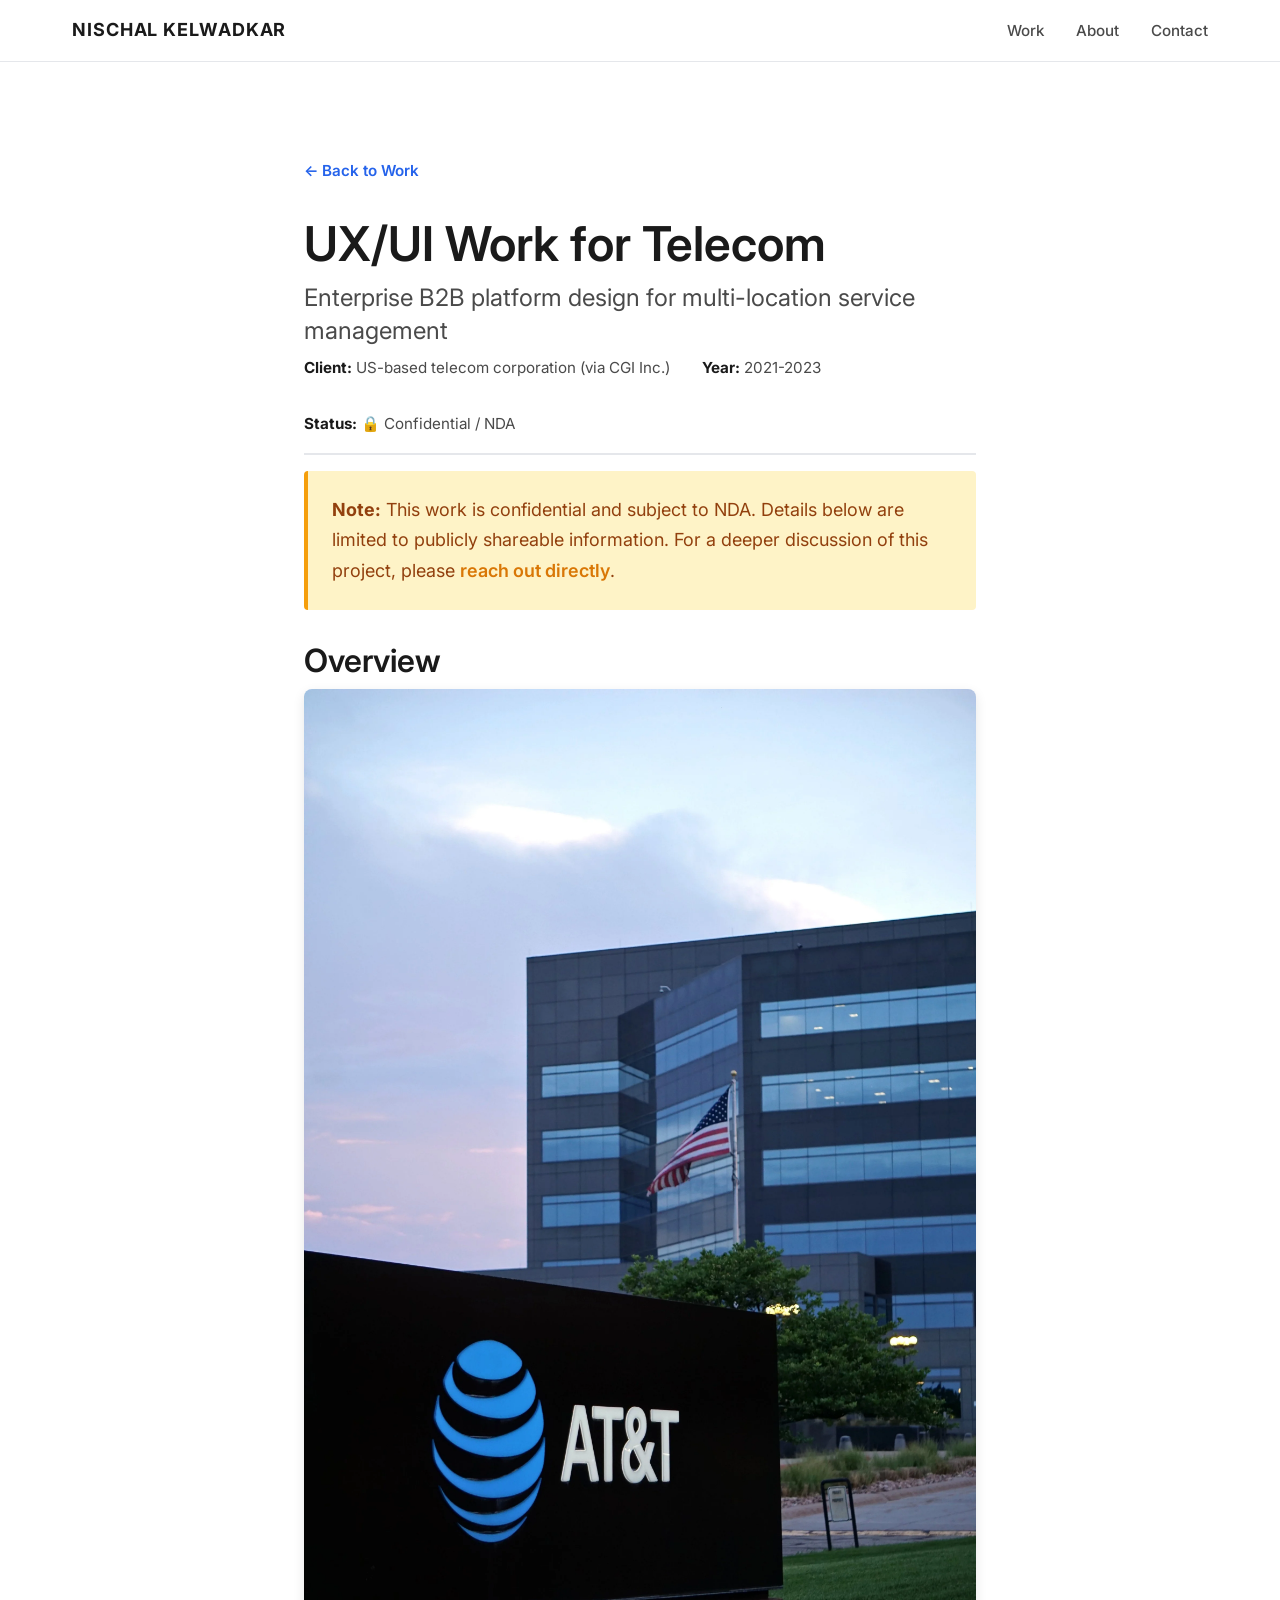
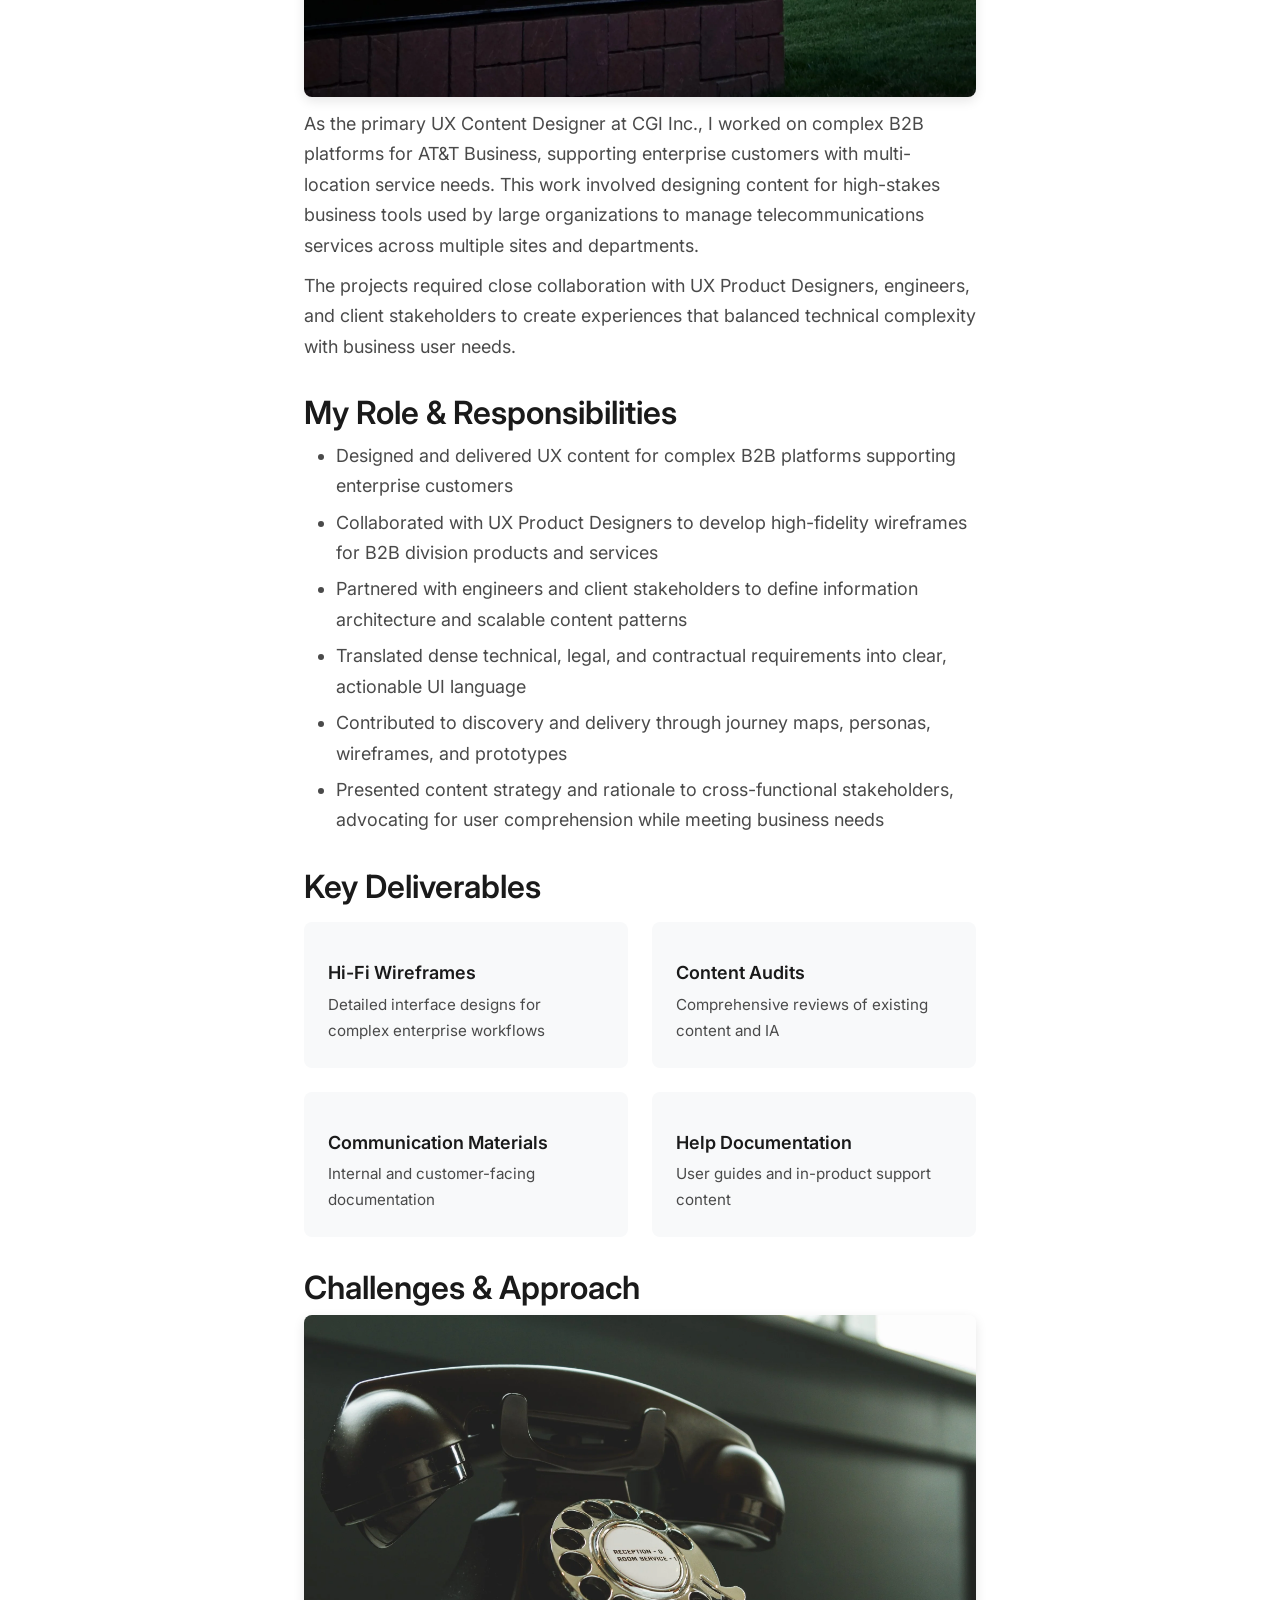
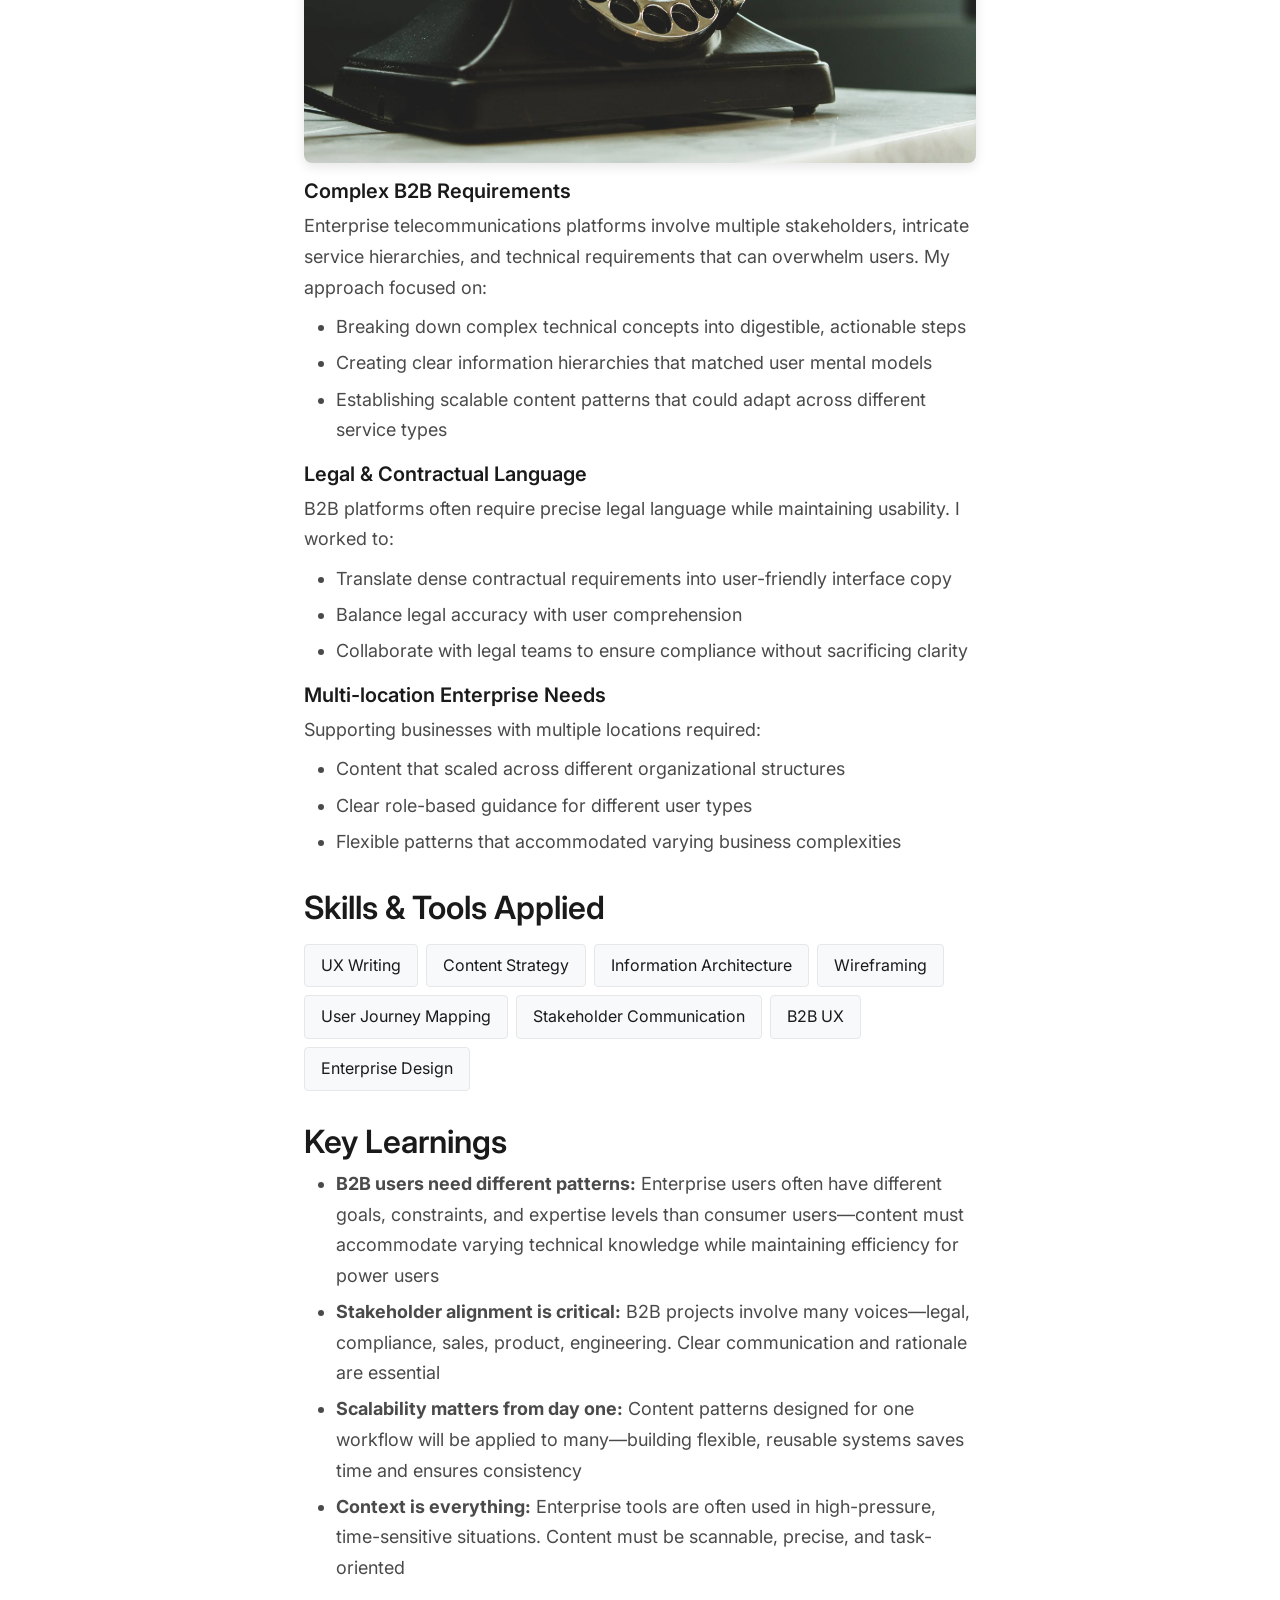
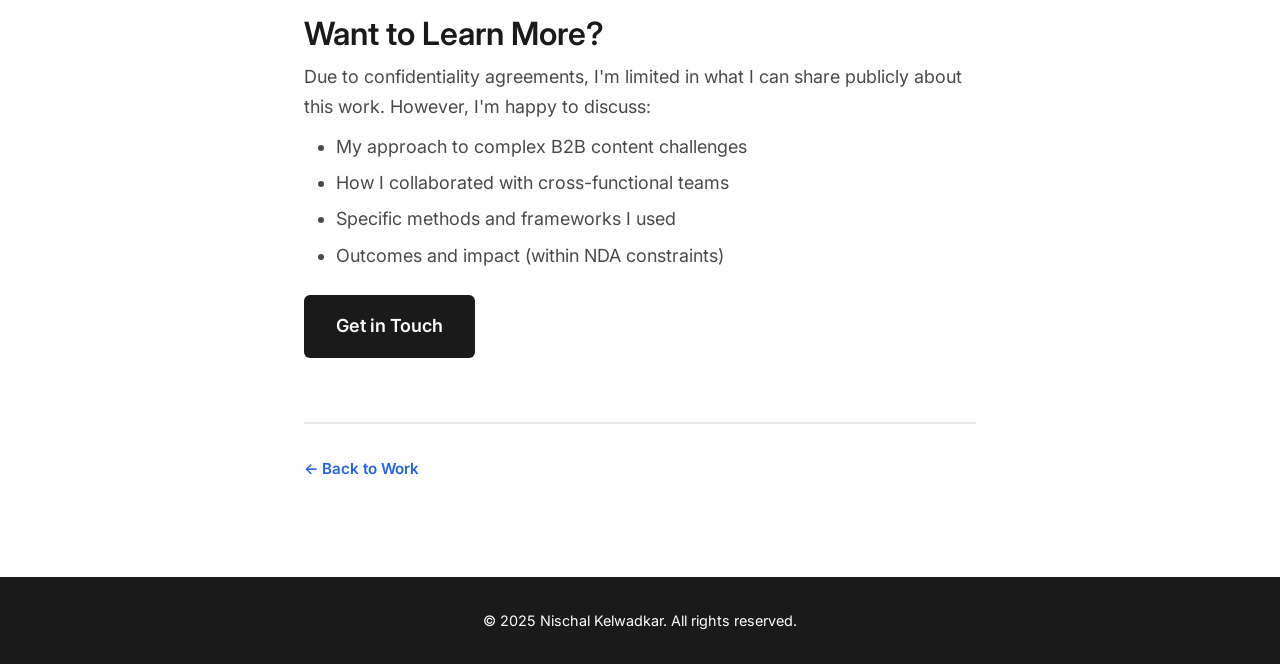
<file: projects/telecom-ux.html>
<!DOCTYPE html>
<html lang="en">
<head>
    <meta charset="UTF-8">
    <meta name="viewport" content="width=device-width, initial-scale=1.0">
    <meta name="description" content="UX/UI Work for Telecom - Enterprise B2B platform design">
    <title>UX/UI Work for Telecom - Nischal Kelwadkar</title>
    <link rel="stylesheet" href="../css/style.css">
    <link rel="stylesheet" href="../css/project.css">
    <link rel="preconnect" href="https://fonts.googleapis.com">
    <link rel="preconnect" href="https://fonts.gstatic.com" crossorigin>
    <link href="https://fonts.googleapis.com/css2?family=Inter:wght@300;400;500;600;700&display=swap" rel="stylesheet">
</head>
<body>
    <!-- Header/Nav -->
    <header class="header">
        <div class="container">
            <nav class="nav">
                <a href="../index.html" class="logo">NISCHAL KELWADKAR</a>
                <ul class="nav-links">
                    <li><a href="../index.html#work">Work</a></li>
                    <li><a href="../index.html#about">About</a></li>
                    <li><a href="../index.html#contact">Contact</a></li>
                </ul>
            </nav>
        </div>
    </header>

    <!-- Project Content -->
    <article class="project-page">
        <div class="container">
            <a href="../index.html#work" class="back-link">← Back to Work</a>
            
            <header class="project-header">
                <h1>UX/UI Work for Telecom</h1>
                <p class="project-subtitle">Enterprise B2B platform design for multi-location service management</p>
                <div class="project-meta">
                    <span class="meta-item"><strong>Client:</strong> US-based telecom corporation (via CGI Inc.)</span>
                    <span class="meta-item"><strong>Year:</strong> 2021-2023</span>
                    <span class="meta-item"><strong>Status:</strong> 🔒 Confidential / NDA</span>
                </div>
            </header>

            <section class="project-section">
                <div style="background: #fef3c7; border-left: 4px solid #f59e0b; padding: 1.5rem; margin-bottom: 2rem; border-radius: 4px;">
                    <p style="margin: 0; color: #92400e;"><strong>Note:</strong> This work is confidential and subject to NDA. Details below are limited to publicly shareable information. For a deeper discussion of this project, please <a href="../contact.html" style="color: #d97706; font-weight: 600;">reach out directly</a>.</p>
                </div>
            </section>

            <section class="project-section">
                <h2>Overview</h2>
                <div class="project-hero-image">
                    <img src="../images/ATT Building.webp" alt="AT&T corporate environment" />
                </div>
                <p>As the primary UX Content Designer at CGI Inc., I worked on complex B2B platforms for AT&T Business, supporting enterprise customers with multi-location service needs. This work involved designing content for high-stakes business tools used by large organizations to manage telecommunications services across multiple sites and departments.</p>
                <p>The projects required close collaboration with UX Product Designers, engineers, and client stakeholders to create experiences that balanced technical complexity with business user needs.</p>
            </section>

            <section class="project-section">
                <h2>My Role & Responsibilities</h2>
                <ul>
                    <li>Designed and delivered UX content for complex B2B platforms supporting enterprise customers</li>
                    <li>Collaborated with UX Product Designers to develop high-fidelity wireframes for B2B division products and services</li>
                    <li>Partnered with engineers and client stakeholders to define information architecture and scalable content patterns</li>
                    <li>Translated dense technical, legal, and contractual requirements into clear, actionable UI language</li>
                    <li>Contributed to discovery and delivery through journey maps, personas, wireframes, and prototypes</li>
                    <li>Presented content strategy and rationale to cross-functional stakeholders, advocating for user comprehension while meeting business needs</li>
                </ul>
            </section>

            <section class="project-section">
                <h2>Key Deliverables</h2>
                <div style="display: grid; grid-template-columns: repeat(auto-fit, minmax(250px, 1fr)); gap: 1.5rem; margin-top: 1rem;">
                    <div style="background: var(--color-bg-alt); padding: 1.5rem; border-radius: 8px;">
                        <h3 style="font-size: 1.125rem; margin-bottom: 0.5rem;">Hi-Fi Wireframes</h3>
                        <p style="margin: 0; color: var(--color-secondary); font-size: 0.95rem;">Detailed interface designs for complex enterprise workflows</p>
                    </div>
                    <div style="background: var(--color-bg-alt); padding: 1.5rem; border-radius: 8px;">
                        <h3 style="font-size: 1.125rem; margin-bottom: 0.5rem;">Content Audits</h3>
                        <p style="margin: 0; color: var(--color-secondary); font-size: 0.95rem;">Comprehensive reviews of existing content and IA</p>
                    </div>
                    <div style="background: var(--color-bg-alt); padding: 1.5rem; border-radius: 8px;">
                        <h3 style="font-size: 1.125rem; margin-bottom: 0.5rem;">Communication Materials</h3>
                        <p style="margin: 0; color: var(--color-secondary); font-size: 0.95rem;">Internal and customer-facing documentation</p>
                    </div>
                    <div style="background: var(--color-bg-alt); padding: 1.5rem; border-radius: 8px;">
                        <h3 style="font-size: 1.125rem; margin-bottom: 0.5rem;">Help Documentation</h3>
                        <p style="margin: 0; color: var(--color-secondary); font-size: 0.95rem;">User guides and in-product support content</p>
                    </div>
                </div>
            </section>

            <section class="project-section">
                <h2>Challenges & Approach</h2>
                
                <div class="project-hero-image">
                    <img src="../images/rotaryPhone.webp" alt="Telecommunications history and evolution" />
                </div>
                
                <h3>Complex B2B Requirements</h3>
                <p>Enterprise telecommunications platforms involve multiple stakeholders, intricate service hierarchies, and technical requirements that can overwhelm users. My approach focused on:</p>
                <ul>
                    <li>Breaking down complex technical concepts into digestible, actionable steps</li>
                    <li>Creating clear information hierarchies that matched user mental models</li>
                    <li>Establishing scalable content patterns that could adapt across different service types</li>
                </ul>

                <h3>Legal & Contractual Language</h3>
                <p>B2B platforms often require precise legal language while maintaining usability. I worked to:</p>
                <ul>
                    <li>Translate dense contractual requirements into user-friendly interface copy</li>
                    <li>Balance legal accuracy with user comprehension</li>
                    <li>Collaborate with legal teams to ensure compliance without sacrificing clarity</li>
                </ul>

                <h3>Multi-location Enterprise Needs</h3>
                <p>Supporting businesses with multiple locations required:</p>
                <ul>
                    <li>Content that scaled across different organizational structures</li>
                    <li>Clear role-based guidance for different user types</li>
                    <li>Flexible patterns that accommodated varying business complexities</li>
                </ul>
            </section>

            <section class="project-section">
                <h2>Skills & Tools Applied</h2>
                <div style="display: flex; flex-wrap: wrap; gap: 0.5rem; margin-top: 1rem;">
                    <span style="background: var(--color-bg-alt); padding: 0.5rem 1rem; border-radius: 4px; border: 1px solid var(--color-border);">UX Writing</span>
                    <span style="background: var(--color-bg-alt); padding: 0.5rem 1rem; border-radius: 4px; border: 1px solid var(--color-border);">Content Strategy</span>
                    <span style="background: var(--color-bg-alt); padding: 0.5rem 1rem; border-radius: 4px; border: 1px solid var(--color-border);">Information Architecture</span>
                    <span style="background: var(--color-bg-alt); padding: 0.5rem 1rem; border-radius: 4px; border: 1px solid var(--color-border);">Wireframing</span>
                    <span style="background: var(--color-bg-alt); padding: 0.5rem 1rem; border-radius: 4px; border: 1px solid var(--color-border);">User Journey Mapping</span>
                    <span style="background: var(--color-bg-alt); padding: 0.5rem 1rem; border-radius: 4px; border: 1px solid var(--color-border);">Stakeholder Communication</span>
                    <span style="background: var(--color-bg-alt); padding: 0.5rem 1rem; border-radius: 4px; border: 1px solid var(--color-border);">B2B UX</span>
                    <span style="background: var(--color-bg-alt); padding: 0.5rem 1rem; border-radius: 4px; border: 1px solid var(--color-border);">Enterprise Design</span>
                </div>
            </section>

            <section class="project-section">
                <h2>Key Learnings</h2>
                <ul>
                    <li><strong>B2B users need different patterns:</strong> Enterprise users often have different goals, constraints, and expertise levels than consumer users—content must accommodate varying technical knowledge while maintaining efficiency for power users</li>
                    <li><strong>Stakeholder alignment is critical:</strong> B2B projects involve many voices—legal, compliance, sales, product, engineering. Clear communication and rationale are essential</li>
                    <li><strong>Scalability matters from day one:</strong> Content patterns designed for one workflow will be applied to many—building flexible, reusable systems saves time and ensures consistency</li>
                    <li><strong>Context is everything:</strong> Enterprise tools are often used in high-pressure, time-sensitive situations. Content must be scannable, precise, and task-oriented</li>
                </ul>
            </section>

            <section class="project-section">
                <h2>Want to Learn More?</h2>
                <p>Due to confidentiality agreements, I'm limited in what I can share publicly about this work. However, I'm happy to discuss:</p>
                <ul>
                    <li>My approach to complex B2B content challenges</li>
                    <li>How I collaborated with cross-functional teams</li>
                    <li>Specific methods and frameworks I used</li>
                    <li>Outcomes and impact (within NDA constraints)</li>
                </ul>
                <p style="margin-top: 1.5rem;">
                    <a href="../contact.html" class="cta-button" style="display: inline-block;">Get in Touch</a>
                </p>
            </section>

            <footer class="project-footer">
                <a href="../index.html#work" class="back-link-bottom">← Back to Work</a>
            </footer>
        </div>
    </article>

    <!-- Footer -->
    <footer class="footer">
        <div class="container">
            <p>&copy; 2025 Nischal Kelwadkar. All rights reserved.</p>
        </div>
    </footer>
</body>
</html>
</file>
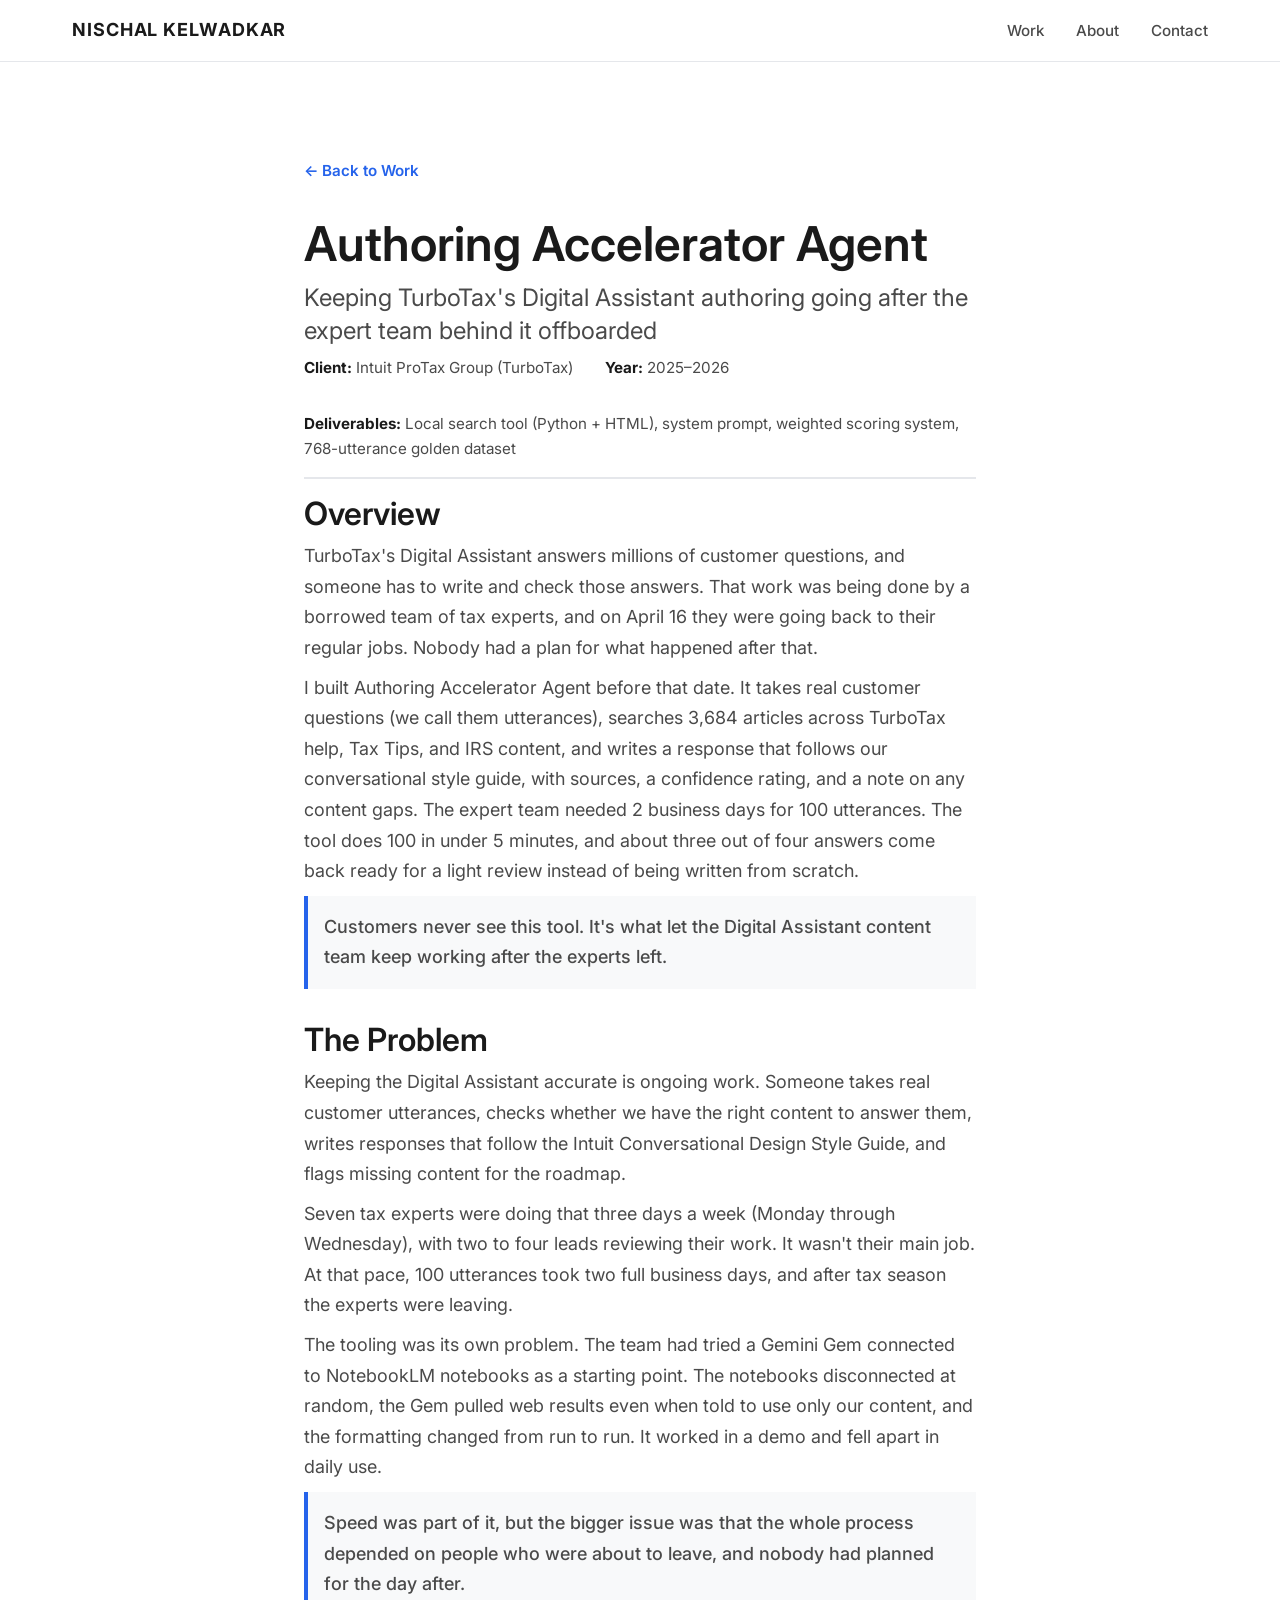
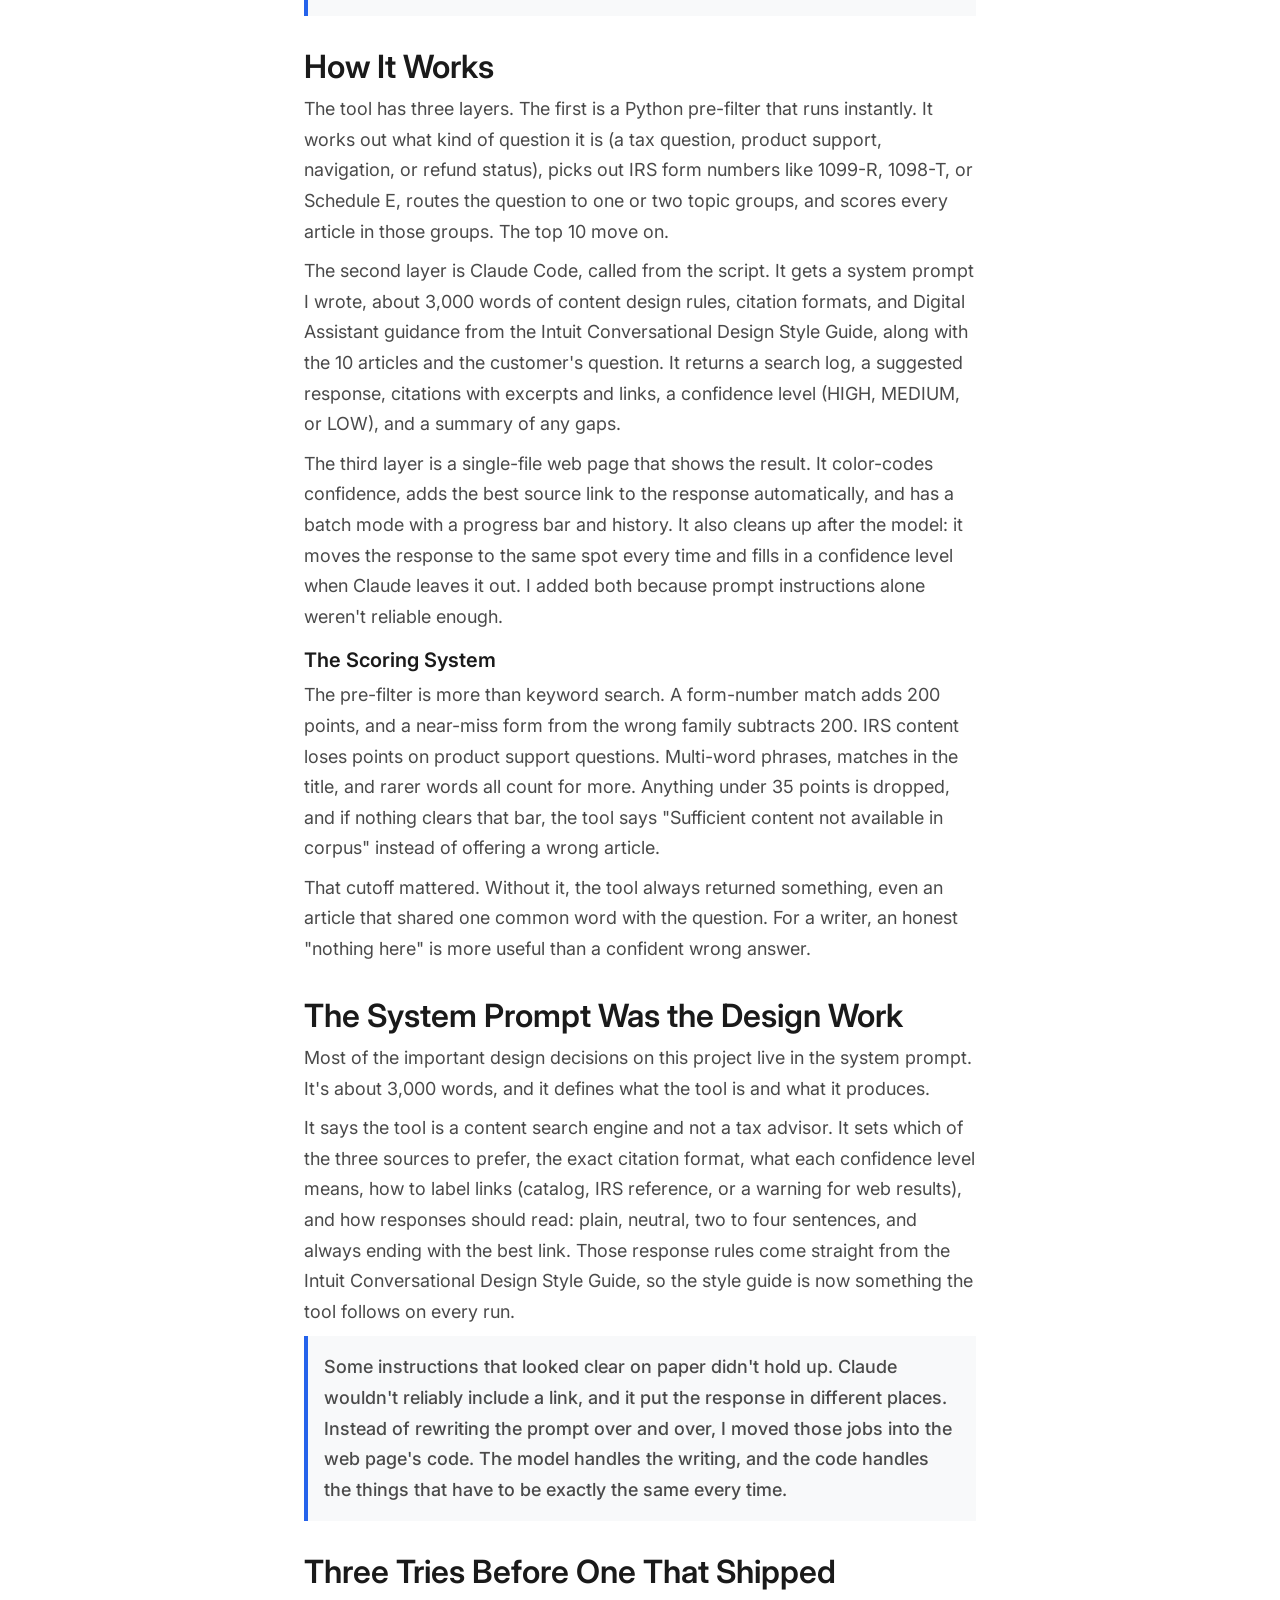
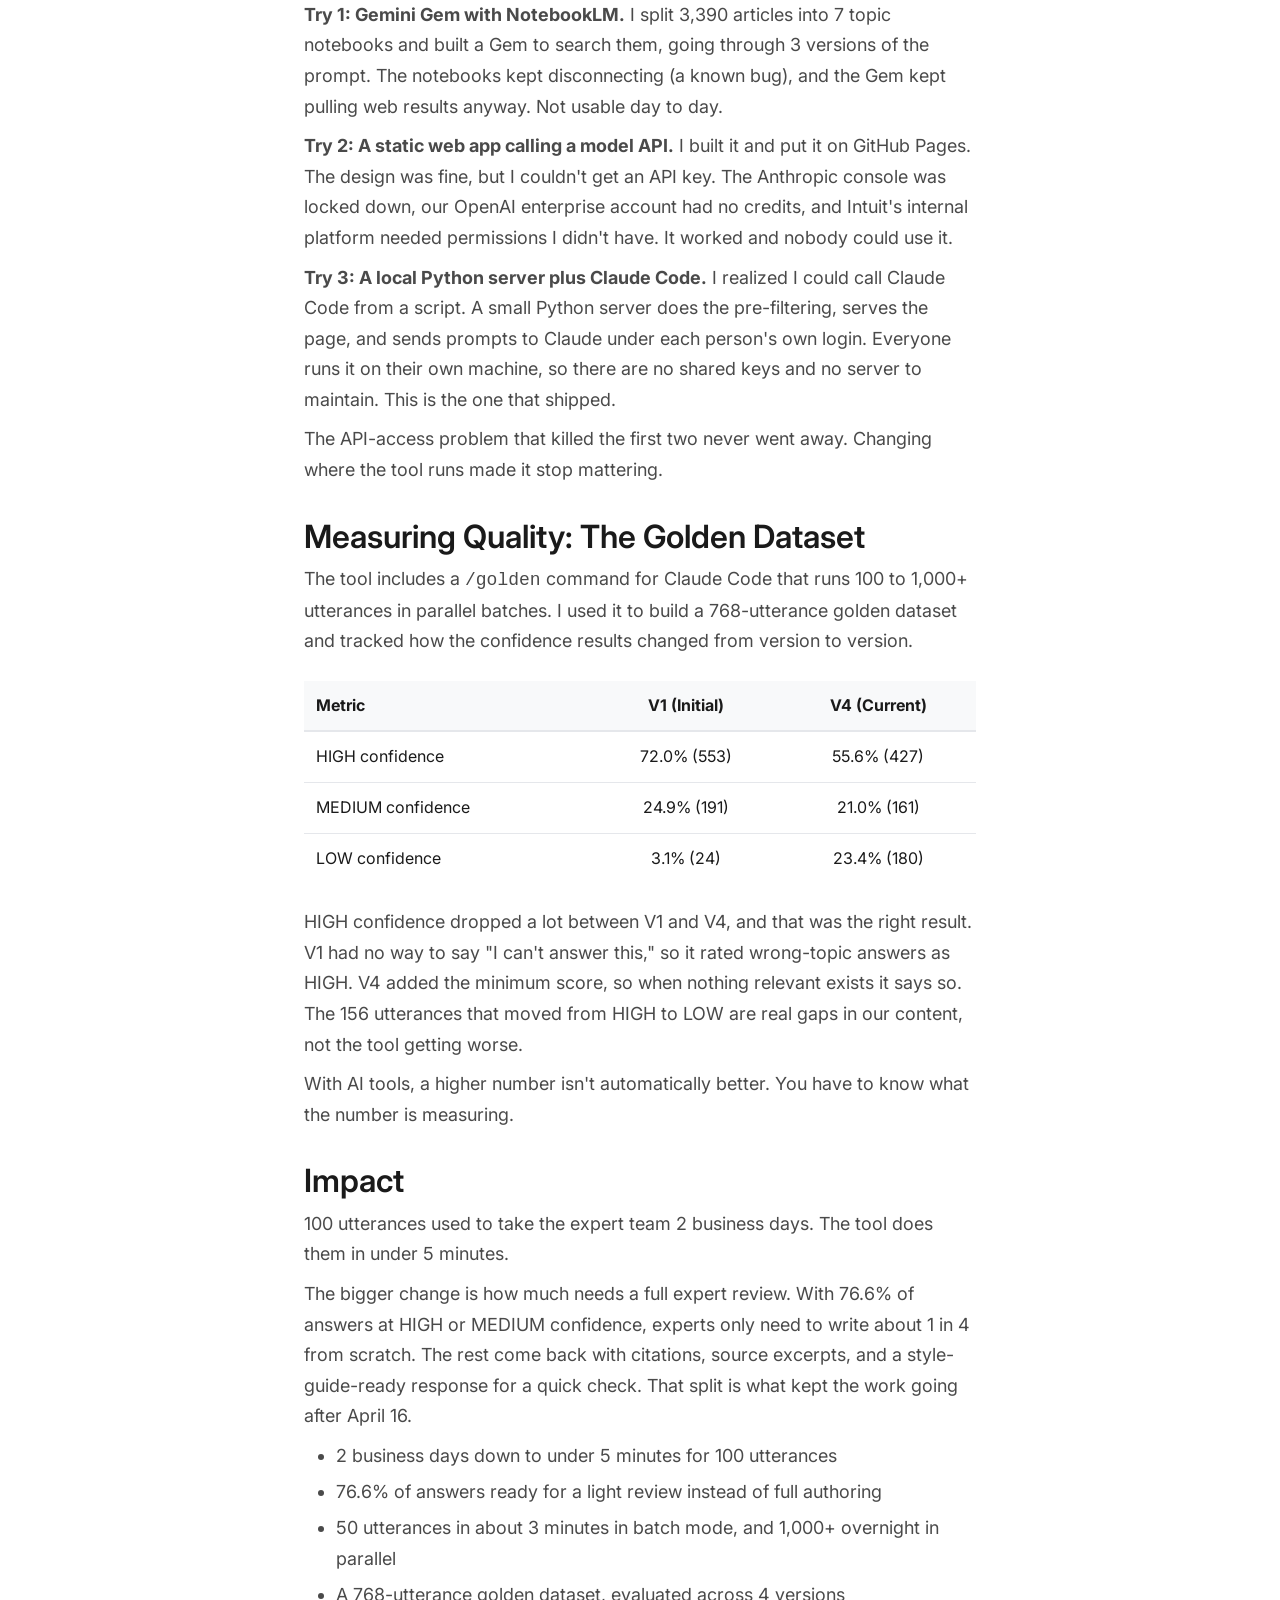
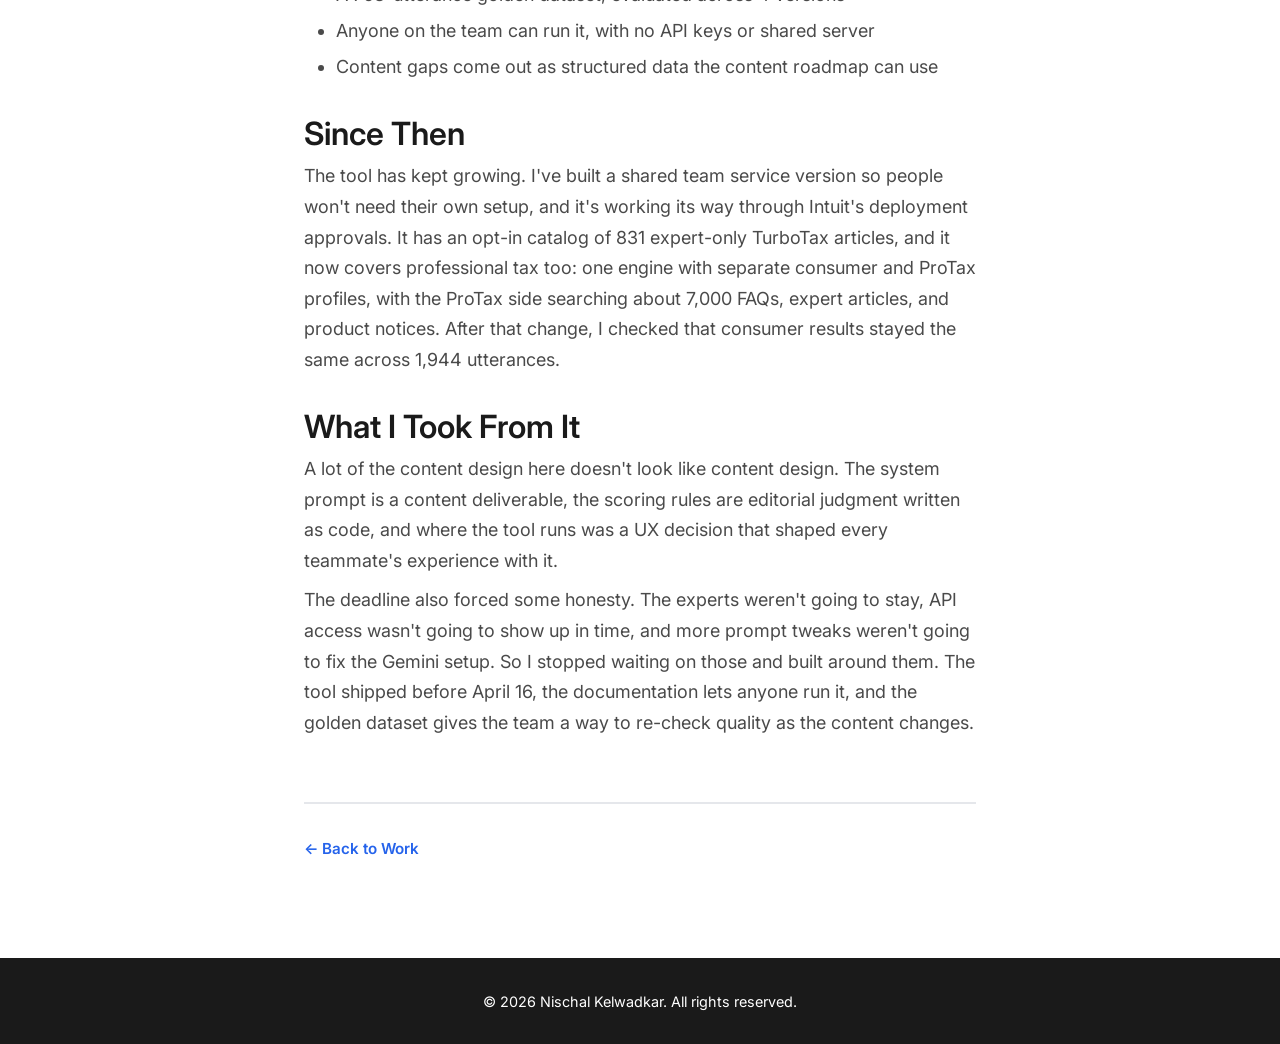
<file: projects/triple-a.html>
<!DOCTYPE html>
<html lang="en">
<head>
    <meta charset="UTF-8">
    <meta name="viewport" content="width=device-width, initial-scale=1.0">
    <meta name="description" content="Authoring Accelerator Agent: an AI authoring tool that drafts TurboTax Digital Assistant answers from 3,684 help articles">
    <title>Authoring Accelerator Agent - Nischal Kelwadkar</title>
    <link rel="stylesheet" href="../css/style.css">
    <link rel="stylesheet" href="../css/project.css">
    <link rel="preconnect" href="https://fonts.googleapis.com">
    <link rel="preconnect" href="https://fonts.gstatic.com" crossorigin>
    <link href="https://fonts.googleapis.com/css2?family=Inter:wght@300;400;500;600;700&display=swap" rel="stylesheet">
</head>
<body>
    <!-- Header/Nav -->
    <header class="header">
        <div class="container">
            <nav class="nav">
                <a href="../index.html" class="logo">NISCHAL KELWADKAR</a>
                <ul class="nav-links">
                    <li><a href="../index.html#work">Work</a></li>
                    <li><a href="../index.html#about">About</a></li>
                    <li><a href="../index.html#contact">Contact</a></li>
                </ul>
            </nav>
        </div>
    </header>

    <!-- Project Content -->
    <article class="project-page">
        <div class="container">
            <a href="../index.html#work" class="back-link">← Back to Work</a>

            <header class="project-header">
                <h1>Authoring Accelerator Agent</h1>
                <p class="project-subtitle">Keeping TurboTax's Digital Assistant authoring going after the expert team behind it offboarded</p>
                <div class="project-meta">
                    <span class="meta-item"><strong>Client:</strong> Intuit ProTax Group (TurboTax)</span>
                    <span class="meta-item"><strong>Year:</strong> 2025–2026</span>
                    <span class="meta-item"><strong>Deliverables:</strong> Local search tool (Python + HTML), system prompt, weighted scoring system, 768-utterance golden dataset</span>
                </div>
            </header>

            <section class="project-section">
                <h2>Overview</h2>
                <!-- IMAGE: Tool running in browser — single search mode showing utterance input, DA response with confidence badge, citation blocks -->
                <p>TurboTax's Digital Assistant answers millions of customer questions, and someone has to write and check those answers. That work was being done by a borrowed team of tax experts, and on April 16 they were going back to their regular jobs. Nobody had a plan for what happened after that.</p>
                <p>I built Authoring Accelerator Agent before that date. It takes real customer questions (we call them utterances), searches 3,684 articles across TurboTax help, Tax Tips, and IRS content, and writes a response that follows our conversational style guide, with sources, a confidence rating, and a note on any content gaps. The expert team needed 2 business days for 100 utterances. The tool does 100 in under 5 minutes, and about three out of four answers come back ready for a light review instead of being written from scratch.</p>
                <p class="highlight">Customers never see this tool. It's what let the Digital Assistant content team keep working after the experts left.</p>
            </section>

            <section class="project-section">
                <h2>The Problem</h2>
                <p>Keeping the Digital Assistant accurate is ongoing work. Someone takes real customer utterances, checks whether we have the right content to answer them, writes responses that follow the Intuit Conversational Design Style Guide, and flags missing content for the roadmap.</p>
                <p>Seven tax experts were doing that three days a week (Monday through Wednesday), with two to four leads reviewing their work. It wasn't their main job. At that pace, 100 utterances took two full business days, and after tax season the experts were leaving.</p>
                <p>The tooling was its own problem. The team had tried a Gemini Gem connected to NotebookLM notebooks as a starting point. The notebooks disconnected at random, the Gem pulled web results even when told to use only our content, and the formatting changed from run to run. It worked in a demo and fell apart in daily use.</p>
                <p class="highlight">Speed was part of it, but the bigger issue was that the whole process depended on people who were about to leave, and nobody had planned for the day after.</p>
            </section>

            <section class="project-section">
                <h2 id="architecture">How It Works</h2>
                <!-- IMAGE: Architecture diagram or annotated tool UI showing the three pipeline stages -->
                <p>The tool has three layers. The first is a Python pre-filter that runs instantly. It works out what kind of question it is (a tax question, product support, navigation, or refund status), picks out IRS form numbers like 1099-R, 1098-T, or Schedule E, routes the question to one or two topic groups, and scores every article in those groups. The top 10 move on.</p>
                <p>The second layer is Claude Code, called from the script. It gets a system prompt I wrote, about 3,000 words of content design rules, citation formats, and Digital Assistant guidance from the Intuit Conversational Design Style Guide, along with the 10 articles and the customer's question. It returns a search log, a suggested response, citations with excerpts and links, a confidence level (HIGH, MEDIUM, or LOW), and a summary of any gaps.</p>
                <p>The third layer is a single-file web page that shows the result. It color-codes confidence, adds the best source link to the response automatically, and has a batch mode with a progress bar and history. It also cleans up after the model: it moves the response to the same spot every time and fills in a confidence level when Claude leaves it out. I added both because prompt instructions alone weren't reliable enough.</p>

                <h3>The Scoring System</h3>
                <p>The pre-filter is more than keyword search. A form-number match adds 200 points, and a near-miss form from the wrong family subtracts 200. IRS content loses points on product support questions. Multi-word phrases, matches in the title, and rarer words all count for more. Anything under 35 points is dropped, and if nothing clears that bar, the tool says "Sufficient content not available in corpus" instead of offering a wrong article.</p>
                <p>That cutoff mattered. Without it, the tool always returned something, even an article that shared one common word with the question. For a writer, an honest "nothing here" is more useful than a confident wrong answer.</p>
            </section>

            <section class="project-section">
                <h2 id="system-prompt">The System Prompt Was the Design Work</h2>
                <p>Most of the important design decisions on this project live in the system prompt. It's about 3,000 words, and it defines what the tool is and what it produces.</p>
                <p>It says the tool is a content search engine and not a tax advisor. It sets which of the three sources to prefer, the exact citation format, what each confidence level means, how to label links (catalog, IRS reference, or a warning for web results), and how responses should read: plain, neutral, two to four sentences, and always ending with the best link. Those response rules come straight from the Intuit Conversational Design Style Guide, so the style guide is now something the tool follows on every run.</p>
                <p class="highlight">Some instructions that looked clear on paper didn't hold up. Claude wouldn't reliably include a link, and it put the response in different places. Instead of rewriting the prompt over and over, I moved those jobs into the web page's code. The model handles the writing, and the code handles the things that have to be exactly the same every time.</p>
            </section>

            <section class="project-section">
                <h2 id="iteration">Three Tries Before One That Shipped</h2>
                <p><strong>Try 1: Gemini Gem with NotebookLM.</strong> I split 3,390 articles into 7 topic notebooks and built a Gem to search them, going through 3 versions of the prompt. The notebooks kept disconnecting (a known bug), and the Gem kept pulling web results anyway. Not usable day to day.</p>
                <p><strong>Try 2: A static web app calling a model API.</strong> I built it and put it on GitHub Pages. The design was fine, but I couldn't get an API key. The Anthropic console was locked down, our OpenAI enterprise account had no credits, and Intuit's internal platform needed permissions I didn't have. It worked and nobody could use it.</p>
                <p><strong>Try 3: A local Python server plus Claude Code.</strong> I realized I could call Claude Code from a script. A small Python server does the pre-filtering, serves the page, and sends prompts to Claude under each person's own login. Everyone runs it on their own machine, so there are no shared keys and no server to maintain. This is the one that shipped.</p>
                <p>The API-access problem that killed the first two never went away. Changing where the tool runs made it stop mattering.</p>
            </section>

            <section class="project-section">
                <h2 id="golden-dataset">Measuring Quality: The Golden Dataset</h2>
                <!-- IMAGE: Summary table from batch mode showing utterances, confidence badges, DA responses, gap notes -->
                <p>The tool includes a <code>/golden</code> command for Claude Code that runs 100 to 1,000+ utterances in parallel batches. I used it to build a 768-utterance golden dataset and tracked how the confidence results changed from version to version.</p>

                <table style="width:100%; border-collapse: collapse; margin: 1.5rem 0;">
                    <thead>
                        <tr style="background: var(--color-bg-alt);">
                            <th style="padding: 0.75rem; text-align: left; border-bottom: 2px solid var(--color-border);">Metric</th>
                            <th style="padding: 0.75rem; text-align: center; border-bottom: 2px solid var(--color-border);">V1 (Initial)</th>
                            <th style="padding: 0.75rem; text-align: center; border-bottom: 2px solid var(--color-border);">V4 (Current)</th>
                        </tr>
                    </thead>
                    <tbody>
                        <tr>
                            <td style="padding: 0.75rem; border-bottom: 1px solid var(--color-border);">HIGH confidence</td>
                            <td style="padding: 0.75rem; text-align: center; border-bottom: 1px solid var(--color-border);">72.0% (553)</td>
                            <td style="padding: 0.75rem; text-align: center; border-bottom: 1px solid var(--color-border);">55.6% (427)</td>
                        </tr>
                        <tr>
                            <td style="padding: 0.75rem; border-bottom: 1px solid var(--color-border);">MEDIUM confidence</td>
                            <td style="padding: 0.75rem; text-align: center; border-bottom: 1px solid var(--color-border);">24.9% (191)</td>
                            <td style="padding: 0.75rem; text-align: center; border-bottom: 1px solid var(--color-border);">21.0% (161)</td>
                        </tr>
                        <tr>
                            <td style="padding: 0.75rem;">LOW confidence</td>
                            <td style="padding: 0.75rem; text-align: center;">3.1% (24)</td>
                            <td style="padding: 0.75rem; text-align: center;">23.4% (180)</td>
                        </tr>
                    </tbody>
                </table>

                <p>HIGH confidence dropped a lot between V1 and V4, and that was the right result. V1 had no way to say "I can't answer this," so it rated wrong-topic answers as HIGH. V4 added the minimum score, so when nothing relevant exists it says so. The 156 utterances that moved from HIGH to LOW are real gaps in our content, not the tool getting worse.</p>
                <p>With AI tools, a higher number isn't automatically better. You have to know what the number is measuring.</p>
            </section>

            <section class="project-section">
                <h2 id="impact">Impact</h2>
                <p>100 utterances used to take the expert team 2 business days. The tool does them in under 5 minutes.</p>
                <p>The bigger change is how much needs a full expert review. With 76.6% of answers at HIGH or MEDIUM confidence, experts only need to write about 1 in 4 from scratch. The rest come back with citations, source excerpts, and a style-guide-ready response for a quick check. That split is what kept the work going after April 16.</p>
                <ul>
                    <li>2 business days down to under 5 minutes for 100 utterances</li>
                    <li>76.6% of answers ready for a light review instead of full authoring</li>
                    <li>50 utterances in about 3 minutes in batch mode, and 1,000+ overnight in parallel</li>
                    <li>A 768-utterance golden dataset, evaluated across 4 versions</li>
                    <li>Anyone on the team can run it, with no API keys or shared server</li>
                    <li>Content gaps come out as structured data the content roadmap can use</li>
                </ul>
            </section>

            <section class="project-section">
                <h2 id="since-then">Since Then</h2>
                <p>The tool has kept growing. I've built a shared team service version so people won't need their own setup, and it's working its way through Intuit's deployment approvals. It has an opt-in catalog of 831 expert-only TurboTax articles, and it now covers professional tax too: one engine with separate consumer and ProTax profiles, with the ProTax side searching about 7,000 FAQs, expert articles, and product notices. After that change, I checked that consumer results stayed the same across 1,944 utterances.</p>
            </section>

            <section class="project-section">
                <h2 id="what-this-demonstrates">What I Took From It</h2>
                <p>A lot of the content design here doesn't look like content design. The system prompt is a content deliverable, the scoring rules are editorial judgment written as code, and where the tool runs was a UX decision that shaped every teammate's experience with it.</p>
                <p>The deadline also forced some honesty. The experts weren't going to stay, API access wasn't going to show up in time, and more prompt tweaks weren't going to fix the Gemini setup. So I stopped waiting on those and built around them. The tool shipped before April 16, the documentation lets anyone run it, and the golden dataset gives the team a way to re-check quality as the content changes.</p>
            </section>

            <footer class="project-footer">
                <a href="../index.html#work" class="back-link-bottom">← Back to Work</a>
            </footer>
        </div>
    </article>

    <!-- Footer -->
    <footer class="footer">
        <div class="container">
            <p>&copy; 2026 Nischal Kelwadkar. All rights reserved.</p>
        </div>
    </footer>
</body>
</html>
</file>
<file: css/style.css>
/* ===========================
   Reset & Base Styles
   =========================== */

* {
    margin: 0;
    padding: 0;
    box-sizing: border-box;
}

:root {
    --color-primary: #1a1a1a;
    --color-secondary: #4a4a4a;
    --color-accent: #2563eb;
    --color-bg: #ffffff;
    --color-bg-alt: #f8f9fa;
    --color-border: #e5e7eb;
    --font-primary: 'Inter', -apple-system, BlinkMacSystemFont, 'Segoe UI', sans-serif;
    --max-width: 1200px;
    --spacing-xs: 0.5rem;
    --spacing-sm: 1rem;
    --spacing-md: 2rem;
    --spacing-lg: 4rem;
    --spacing-xl: 6rem;
}

html {
    scroll-behavior: smooth;
    scroll-padding-top: 80px;
}

/* Offset anchor scroll targets so they clear the sticky header */
[id] {
    scroll-margin-top: 80px;
}

body {
    font-family: var(--font-primary);
    color: var(--color-primary);
    line-height: 1.6;
    font-size: 16px;
    background: var(--color-bg);
}

/* ===========================
   Typography
   =========================== */

h1, h2, h3, h4, h5, h6 {
    line-height: 1.2;
    font-weight: 600;
}

h1 {
    font-size: 3.5rem;
    margin-bottom: var(--spacing-md);
}

h2 {
    font-size: 2.5rem;
    margin-bottom: var(--spacing-md);
}

h3 {
    font-size: 1.5rem;
    margin-bottom: var(--spacing-sm);
}

p {
    margin-bottom: var(--spacing-sm);
}

a {
    color: var(--color-accent);
    text-decoration: none;
    transition: opacity 0.2s ease;
}

a:hover {
    opacity: 0.8;
}

/* ===========================
   Layout
   =========================== */

.container {
    max-width: var(--max-width);
    margin: 0 auto;
    padding: 0 var(--spacing-md);
}

section {
    padding: var(--spacing-xl) 0;
}

/* ===========================
   Header & Navigation
   =========================== */

.header {
    position: sticky;
    top: 0;
    background: rgba(255, 255, 255, 0.95);
    backdrop-filter: blur(10px);
    border-bottom: 1px solid var(--color-border);
    z-index: 1000;
    padding: var(--spacing-sm) 0;
}

.nav {
    display: flex;
    justify-content: space-between;
    align-items: center;
}

.logo {
    font-size: 1.125rem;
    font-weight: 700;
    letter-spacing: 0.05em;
    color: var(--color-primary);
}

.nav-links {
    display: flex;
    list-style: none;
    gap: var(--spacing-md);
}

.nav-links a {
    color: var(--color-secondary);
    font-weight: 500;
    font-size: 0.95rem;
}

.nav-links a:hover {
    color: var(--color-accent);
}

/* ===========================
   Hero Section
   =========================== */

.hero {
    padding: var(--spacing-xl) 0;
    background: var(--color-bg-alt);
}

.hero-wrapper {
    display: grid;
    grid-template-columns: 1fr 1.5fr;
    gap: var(--spacing-lg);
    align-items: center;
}

.hero-image {
    display: flex;
    justify-content: center;
    align-items: center;
}

.hero-image img {
    width: 100%;
    max-width: 400px;
    height: auto;
    border-radius: 12px;
    box-shadow: 0 8px 24px rgba(0, 0, 0, 0.1);
}

.hero-content {
    max-width: 100%;
}

.hero-name {
    font-size: 3rem;
    font-weight: 700;
    margin-bottom: var(--spacing-xs);
    color: var(--color-primary);
}

.hero-title {
    font-size: 2.5rem;
    font-weight: 600;
    margin-bottom: var(--spacing-md);
    color: var(--color-secondary);
    white-space: nowrap;
}

.title-rotating {
    display: inline-block;
    color: var(--color-accent);
    vertical-align: baseline;
    position: relative;
    transition: color 0.3s ease;
}

.title-rotating::after {
    content: '|';
    color: var(--color-accent);
    animation: blink 1.5s step-end infinite;
    margin-left: 2px;
}

.title-rotating.hide-cursor::after {
    display: none;
}

.title-rotating.final-state {
    color: var(--color-primary);
}

@keyframes blink {
    0%, 60% {
        opacity: 1;
    }
    61%, 100% {
        opacity: 0;
    }
}

.title-static {
    display: inline-block;
    color: var(--color-primary);
    vertical-align: baseline;
    margin-left: 0.2rem;
}

.hero-subtitle {
    font-size: 1.25rem;
    color: var(--color-secondary);
    margin-bottom: var(--spacing-md);
    line-height: 1.5;
}

.hero-description {
    font-size: 1rem;
    color: var(--color-secondary);
    margin-bottom: var(--spacing-sm);
    line-height: 1.7;
}

.hero-actions {
    display: flex;
    gap: var(--spacing-sm);
    margin-top: var(--spacing-md);
}

.cta-button {
    display: inline-block;
    padding: 1rem 2rem;
    background: var(--color-primary);
    color: var(--color-bg);
    font-weight: 600;
    border-radius: 6px;
    transition: transform 0.2s ease, box-shadow 0.2s ease;
}

.cta-button:hover {
    transform: translateY(-2px);
    box-shadow: 0 4px 12px rgba(0, 0, 0, 0.15);
    opacity: 1;
}

.cta-button.secondary {
    background: transparent;
    color: var(--color-primary);
    border: 2px solid var(--color-primary);
}

.cta-button.secondary:hover {
    background: var(--color-primary);
    color: var(--color-bg);
}

/* ===========================
   Experience Section
   =========================== */

.about-intro-section {
    background: var(--color-bg-alt);
    padding-top: var(--spacing-lg);
    padding-bottom: var(--spacing-md);
}

.about-intro-section .section-title {
    margin-bottom: var(--spacing-md);
}

.experience-section {
    background: var(--color-bg);
}

.section-title {
    font-size: 2.5rem;
    margin-bottom: var(--spacing-lg);
    text-align: center;
}

.section-subtitle {
    font-size: 1rem;
    line-height: 1.6;
}

/* About Section - Timeline */
.about-intro {
    max-width: 700px;
    margin: 0 auto 0;
    text-align: center;
}

.about-intro p {
    color: var(--color-secondary);
    font-size: 1.05rem;
    line-height: 1.7;
}

.experience-timeline {
    max-width: 700px;
    margin: 0 auto 3rem;
}

.timeline-item {
    padding: 1.5rem 0;
    border-bottom: 1px solid var(--color-border);
}

.timeline-item:last-child {
    border-bottom: none;
}

.timeline-item .timeline-role {
    display: flex;
    align-items: baseline;
    gap: 0.75rem;
    flex-wrap: wrap;
}

.timeline-item h3 {
    margin: 0;
    font-size: 1.1rem;
    color: var(--color-primary);
}

.timeline-item .company {
    color: var(--color-secondary);
    font-size: 0.95rem;
    margin: 0;
}

.timeline-item .timeline-dates {
    color: var(--color-secondary);
    font-size: 0.85rem;
    margin: 0.25rem 0 0.5rem;
    opacity: 0.7;
}

.timeline-item .timeline-summary {
    color: var(--color-secondary);
    font-size: 0.95rem;
    line-height: 1.6;
    margin: 0;
}

.about-cta {
    text-align: center;
    margin-bottom: 3rem;
}

.about-cta p {
    color: var(--color-secondary);
    font-size: 0.95rem;
    margin-bottom: 1rem;
}

.about-cta-buttons {
    display: flex;
    gap: 1rem;
    justify-content: center;
    flex-wrap: wrap;
}

/* Skills & Tools */
.skills-tools {
    display: grid;
    grid-template-columns: repeat(auto-fit, minmax(300px, 1fr));
    gap: var(--spacing-lg);
    margin-top: var(--spacing-lg);
}

.skills-column h3 {
    margin-bottom: var(--spacing-sm);
    color: var(--color-primary);
}

.skill-list {
    list-style: none;
    display: grid;
    grid-template-columns: repeat(2, 1fr);
    gap: 0.5rem 1.5rem;
}

.skill-list li {
    padding: 0;
    transition: none;
    cursor: pointer;
}

.skill-list li:hover {
    transform: none;
    color: inherit;
}

/* Skill/Tool Interactive Links */
.skill-link {
    color: var(--color-secondary);
    text-decoration: none;
    display: block;
    padding: 0.5rem 0;
    transition: color 0.2s ease, transform 0.1s ease;
    position: relative;
}

.skill-link:hover {
    color: var(--color-primary);
    transform: translateX(4px);
    opacity: 1;
}

/* ===========================
   Projects Section
   =========================== */

.projects {
    background: var(--color-bg-alt);
}

.projects-grid {
    display: grid;
    grid-template-columns: repeat(auto-fill, minmax(350px, 1fr));
    gap: var(--spacing-lg);
}

.project-card {
    background: var(--color-bg);
    border: 1px solid var(--color-border);
    border-radius: 8px;
    overflow: hidden;
    transition: transform 0.2s ease, box-shadow 0.2s ease;
    cursor: pointer;
    display: flex;
    flex-direction: column;
}

.project-card:hover {
    transform: translateY(-4px);
    box-shadow: 0 8px 24px rgba(0, 0, 0, 0.1);
}

.project-card-image {
    width: 100%;
    height: 200px;
    overflow: hidden;
    background: var(--color-bg-alt);
}

.project-card-image img {
    width: 100%;
    height: 100%;
    object-fit: cover;
    transition: transform 0.3s ease;
}

.project-card:hover .project-card-image img {
    transform: scale(1.05);
}

.project-card-content {
    padding: var(--spacing-md);
    flex: 1;
    display: flex;
    flex-direction: column;
}

.project-card h3 {
    font-size: 1.5rem;
    margin-bottom: var(--spacing-xs);
    color: var(--color-primary);
}

.project-tagline {
    font-size: 1rem;
    color: var(--color-secondary);
    margin-bottom: var(--spacing-sm);
    font-style: italic;
}

.project-tags {
    display: flex;
    flex-wrap: wrap;
    gap: 0.5rem;
    margin-bottom: var(--spacing-sm);
}

.project-tag {
    background: var(--color-bg-alt);
    padding: 0.25rem 0.75rem;
    border-radius: 4px;
    font-size: 0.85rem;
    color: var(--color-secondary);
    border: 1px solid var(--color-border);
}

.project-summary {
    color: var(--color-secondary);
    line-height: 1.6;
    margin-bottom: var(--spacing-sm);
}

.project-link {
    display: inline-block;
    margin-top: auto;
    padding-top: var(--spacing-sm);
    color: var(--color-accent);
    font-weight: 600;
    font-size: 0.95rem;
}

.project-link::after {
    content: " →";
}

/* ===========================
   Testimonials Section
   =========================== */

.testimonials {
    background: var(--color-bg);
}

.testimonials-grid {
    display: grid;
    grid-template-columns: repeat(2, 1fr);
    gap: var(--spacing-md);
}

.testimonial {
    padding: var(--spacing-md);
    background: var(--color-bg-alt);
    border-radius: 8px;
    border-left: 4px solid var(--color-accent);
    position: relative;
    display: flex;
    flex-direction: column;
}

.testimonial .quote {
    font-size: 1rem;
    line-height: 1.7;
    color: var(--color-secondary);
    margin-bottom: var(--spacing-md);
    font-style: italic;
    flex-grow: 1;
}

.testimonial-footer {
    display: flex;
    gap: 1rem;
    align-items: center;
    margin-top: auto;
}

.testimonial-photo {
    width: 60px;
    height: 60px;
    border-radius: 50%;
    object-fit: cover;
    border: 3px solid var(--color-bg);
    box-shadow: 0 2px 8px rgba(0, 0, 0, 0.1);
    flex-shrink: 0;
}

.testimonial-author-info {
    display: flex;
    flex-direction: column;
    gap: 0.25rem;
}

.testimonial .author {
    font-size: 0.95rem;
    color: var(--color-primary);
    margin: 0;
}

.testimonial-footer a {
    font-size: 0.85rem;
    color: var(--color-accent);
    text-decoration: none;
}

.testimonial-footer a:hover {
    text-decoration: underline;
}

/* ===========================
   Contact Section
   =========================== */

.contact {
    background: var(--color-bg-alt);
    text-align: center;
}

.contact-text {
    font-size: 1.125rem;
    color: var(--color-secondary);
    margin-bottom: var(--spacing-md);
}

.contact-links {
    display: flex;
    gap: var(--spacing-sm);
    justify-content: center;
}

.contact-button {
    padding: 1rem 2rem;
    background: var(--color-primary);
    color: var(--color-bg);
    font-weight: 600;
    border-radius: 6px;
    transition: transform 0.2s ease, box-shadow 0.2s ease;
}

.contact-button:hover {
    transform: translateY(-2px);
    box-shadow: 0 4px 12px rgba(0, 0, 0, 0.15);
    opacity: 1;
}

/* ===========================
   Footer
   =========================== */

.footer {
    background: var(--color-primary);
    color: var(--color-bg);
    text-align: center;
    padding: var(--spacing-md) 0;
}

.footer p {
    margin: 0;
    font-size: 0.9rem;
}

/* ===========================
   Responsive Design
   =========================== */

@media (max-width: 768px) {
    h1 {
        font-size: 2.5rem;
    }

    h2 {
        font-size: 2rem;
    }

    .hero-wrapper {
        grid-template-columns: 1fr;
        gap: var(--spacing-md);
    }

    .hero-image {
        order: -1;
    }

    .hero-image img {
        max-width: 300px;
    }

    .hero-name {
        font-size: 2.5rem;
    }

    .hero-title {
        font-size: 2rem;
    }

    .hero-subtitle {
        font-size: 1.125rem;
    }

    .hero-actions {
        flex-direction: column;
    }

    .nav-links {
        gap: var(--spacing-sm);
        font-size: 0.9rem;
    }

    .projects-grid {
        grid-template-columns: 1fr;
    }

    .skills-tools {
        grid-template-columns: 1fr;
    }

    .contact-links {
        flex-direction: column;
        align-items: center;
    }

    .testimonials-grid {
        grid-template-columns: 1fr;
    }

    section {
        padding: var(--spacing-lg) 0;
    }
}

@media (max-width: 480px) {
    .container {
        padding: 0 var(--spacing-sm);
    }

    .nav-links {
        display: none; /* Simple mobile nav - can enhance later */
    }

    .testimonials-grid {
        grid-template-columns: 1fr;
    }
}
</file>
<file: css/project.css>
/* Project Page Specific Styles */

html {
    scroll-padding-top: 80px;
}

[id] {
    scroll-margin-top: 80px;
}

.project-page {
    max-width: 800px;
    margin: 0 auto;
    padding: var(--spacing-xl) var(--spacing-md);
}

.back-link {
    display: inline-block;
    margin-bottom: var(--spacing-md);
    color: var(--color-accent);
    font-weight: 600;
    font-size: 0.95rem;
}

.back-link:hover {
    transform: translateX(-4px);
    display: inline-block;
    transition: transform 0.2s ease;
}

/* Reset global section padding so project sections don't get huge gaps */
.project-page .project-section {
    padding: 0;
}

.project-header {
    margin-bottom: var(--spacing-sm);
    padding-bottom: var(--spacing-sm);
    border-bottom: 2px solid var(--color-border);
}

.project-header h1 {
    font-size: 3rem;
    margin-bottom: var(--spacing-xs);
}

.project-subtitle {
    font-size: 1.5rem;
    color: var(--color-secondary);
    margin-bottom: var(--spacing-xs);
    line-height: 1.4;
}

.project-meta {
    display: flex;
    gap: var(--spacing-md);
    flex-wrap: wrap;
    font-size: 0.95rem;
}

.meta-item {
    color: var(--color-secondary);
}

.meta-item strong {
    color: var(--color-primary);
}

.project-section {
    margin-bottom: var(--spacing-md);
}

.project-section:last-child {
    margin-bottom: 0;
}

.project-section h2 {
    font-size: 2rem;
    margin-bottom: var(--spacing-xs);
    margin-top: 0;
    color: var(--color-primary);
}

.project-section h3 {
    font-size: 1.25rem;
    margin-top: var(--spacing-sm);
    margin-bottom: var(--spacing-xs);
    color: var(--color-primary);
}

.project-section p {
    font-size: 1.125rem;
    line-height: 1.7;
    color: var(--color-secondary);
    margin-bottom: 0.5em;
}

.project-section ul {
    margin-left: var(--spacing-md);
    margin-bottom: 0.75rem;
    margin-top: 0.5rem;
}

.project-section li {
    font-size: 1.125rem;
    line-height: 1.7;
    color: var(--color-secondary);
    margin-bottom: 0.35rem;
}

.highlight {
    padding: var(--spacing-sm);
    background: var(--color-bg-alt);
    border-left: 4px solid var(--color-accent);
    font-weight: 500;
    color: var(--color-primary);
    margin-bottom: 0.75rem;
}

.project-footer {
    margin-top: var(--spacing-lg);
    padding-top: var(--spacing-md);
    border-top: 2px solid var(--color-border);
}

.back-link-bottom {
    display: inline-block;
    color: var(--color-accent);
    font-weight: 600;
    font-size: 0.95rem;
}

/* Image Layouts */
.project-hero-image {
    margin: 0.25rem 0 0.75rem 0;
    border-radius: 8px;
    overflow: hidden;
    box-shadow: 0 4px 12px rgba(0, 0, 0, 0.1);
}

.project-hero-image img {
    width: 100%;
    height: auto;
    display: block;
}

.project-figure {
    margin: 2rem 0;
    text-align: center;
}

.project-figure .project-img {
    width: 100%;
    max-width: 900px;
    border-radius: 8px;
    box-shadow: 0 4px 16px rgba(0, 0, 0, 0.1);
    border: 1px solid var(--color-border);
}

.project-figure figcaption {
    margin-top: 0.75rem;
    font-size: 0.85rem;
    color: var(--color-secondary);
    font-style: italic;
}

.image-grid-2 {
    display: grid;
    grid-template-columns: repeat(2, 1fr);
    gap: var(--spacing-md);
    margin: 0.5rem 0 1rem 0;
}

.image-grid-2 img {
    width: 100%;
    height: 100%;
    object-fit: cover;
    border-radius: 8px;
    box-shadow: 0 2px 8px rgba(0, 0, 0, 0.1);
    min-height: 250px;
}

.flow-gallery {
    display: grid;
    grid-template-columns: repeat(auto-fit, minmax(200px, 1fr));
    gap: var(--spacing-sm);
    margin: 0.5rem 0 1rem 0;
}

.flow-gallery img {
    width: 100%;
    height: auto;
    border-radius: 6px;
    box-shadow: 0 2px 8px rgba(0, 0, 0, 0.08);
    transition: transform 0.2s ease, box-shadow 0.2s ease;
}

.flow-gallery img:hover {
    transform: translateY(-2px);
    box-shadow: 0 4px 12px rgba(0, 0, 0, 0.15);
}

@media (max-width: 768px) {
    .project-header h1 {
        font-size: 2rem;
    }

    .project-subtitle {
        font-size: 1.25rem;
    }

    .project-section h2 {
        font-size: 1.75rem;
    }

    .project-section h3 {
        font-size: 1.25rem;
    }

    .project-section p,
    .project-section li {
        font-size: 1rem;
    }

    .image-grid-2 {
        grid-template-columns: 1fr;
    }

    .flow-gallery {
        grid-template-columns: repeat(2, 1fr);
    }
}

@media (max-width: 480px) {
    .flow-gallery {
        grid-template-columns: 1fr;
    }
}

/* Diagrams drawn at phone width; keep them readable on desktop */
.project-figure .project-img.diagram {
    max-width: 520px;
    box-shadow: none;
}
</file>
